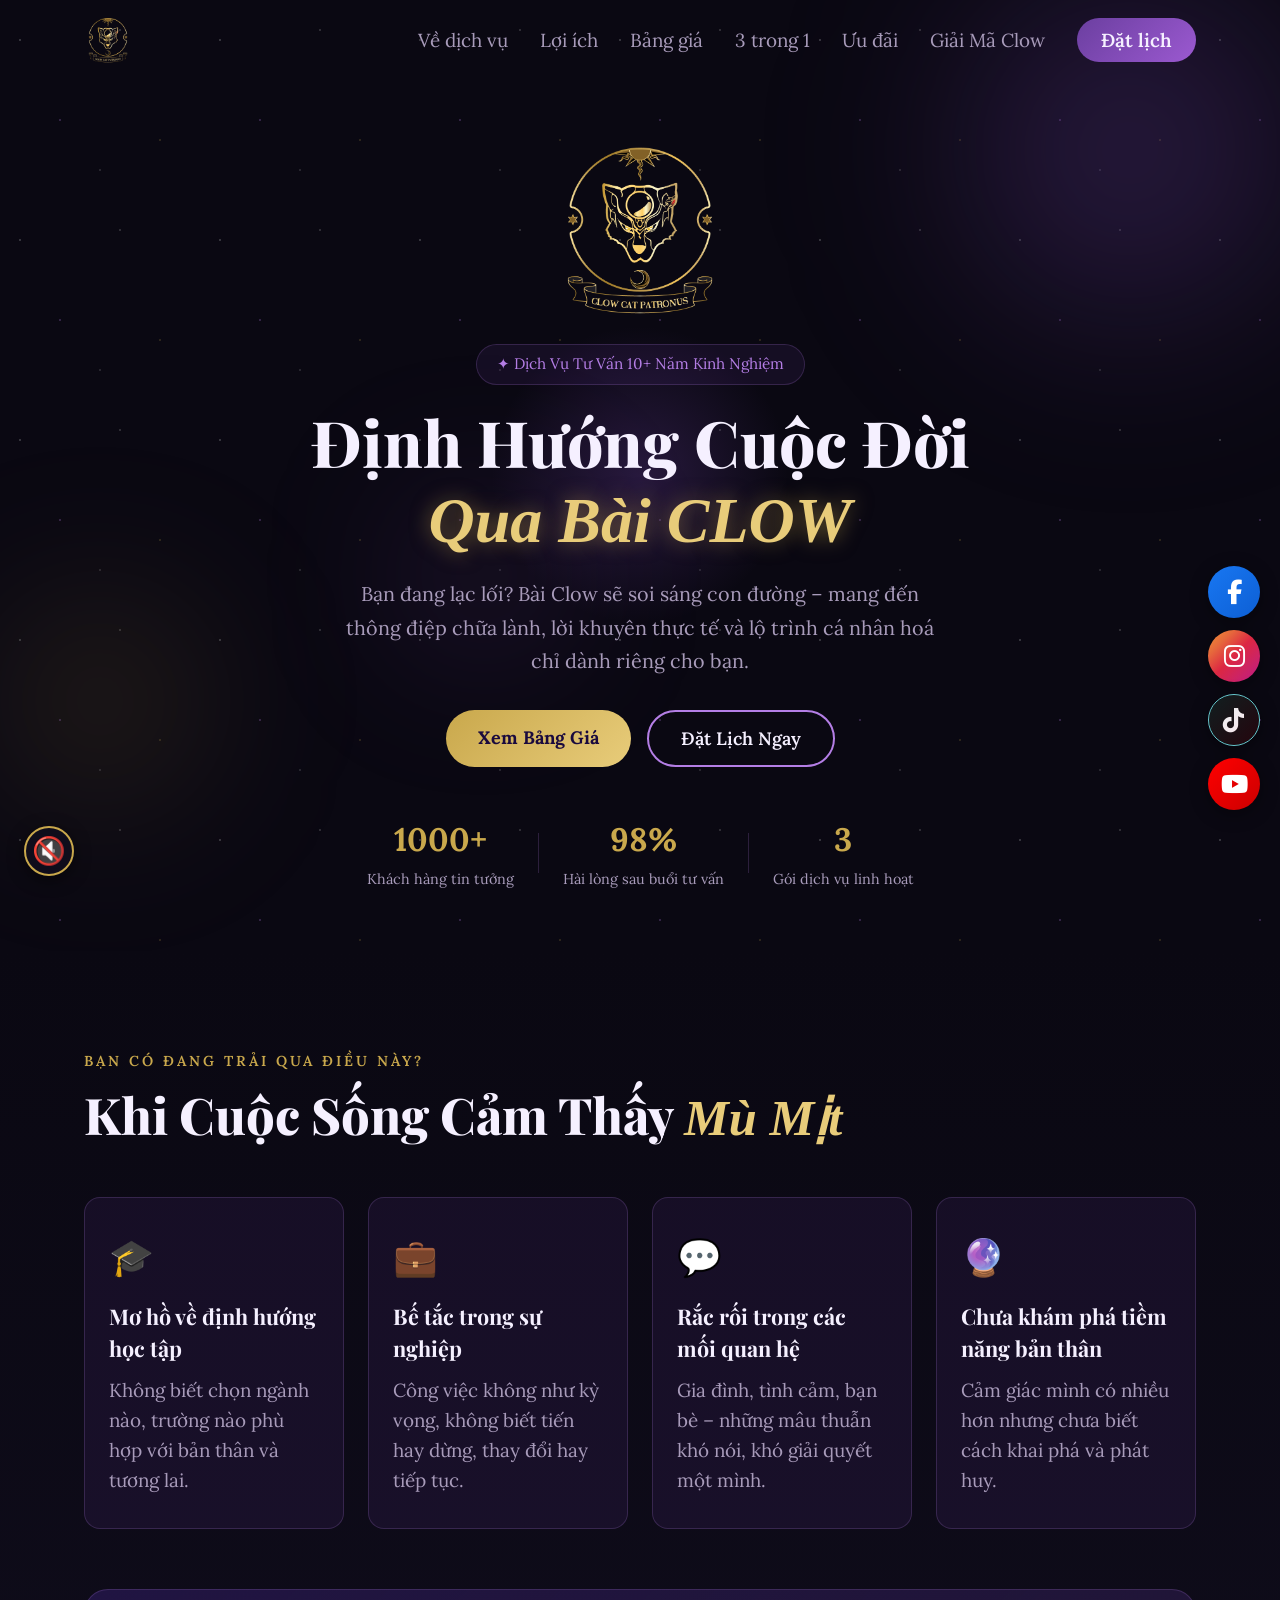
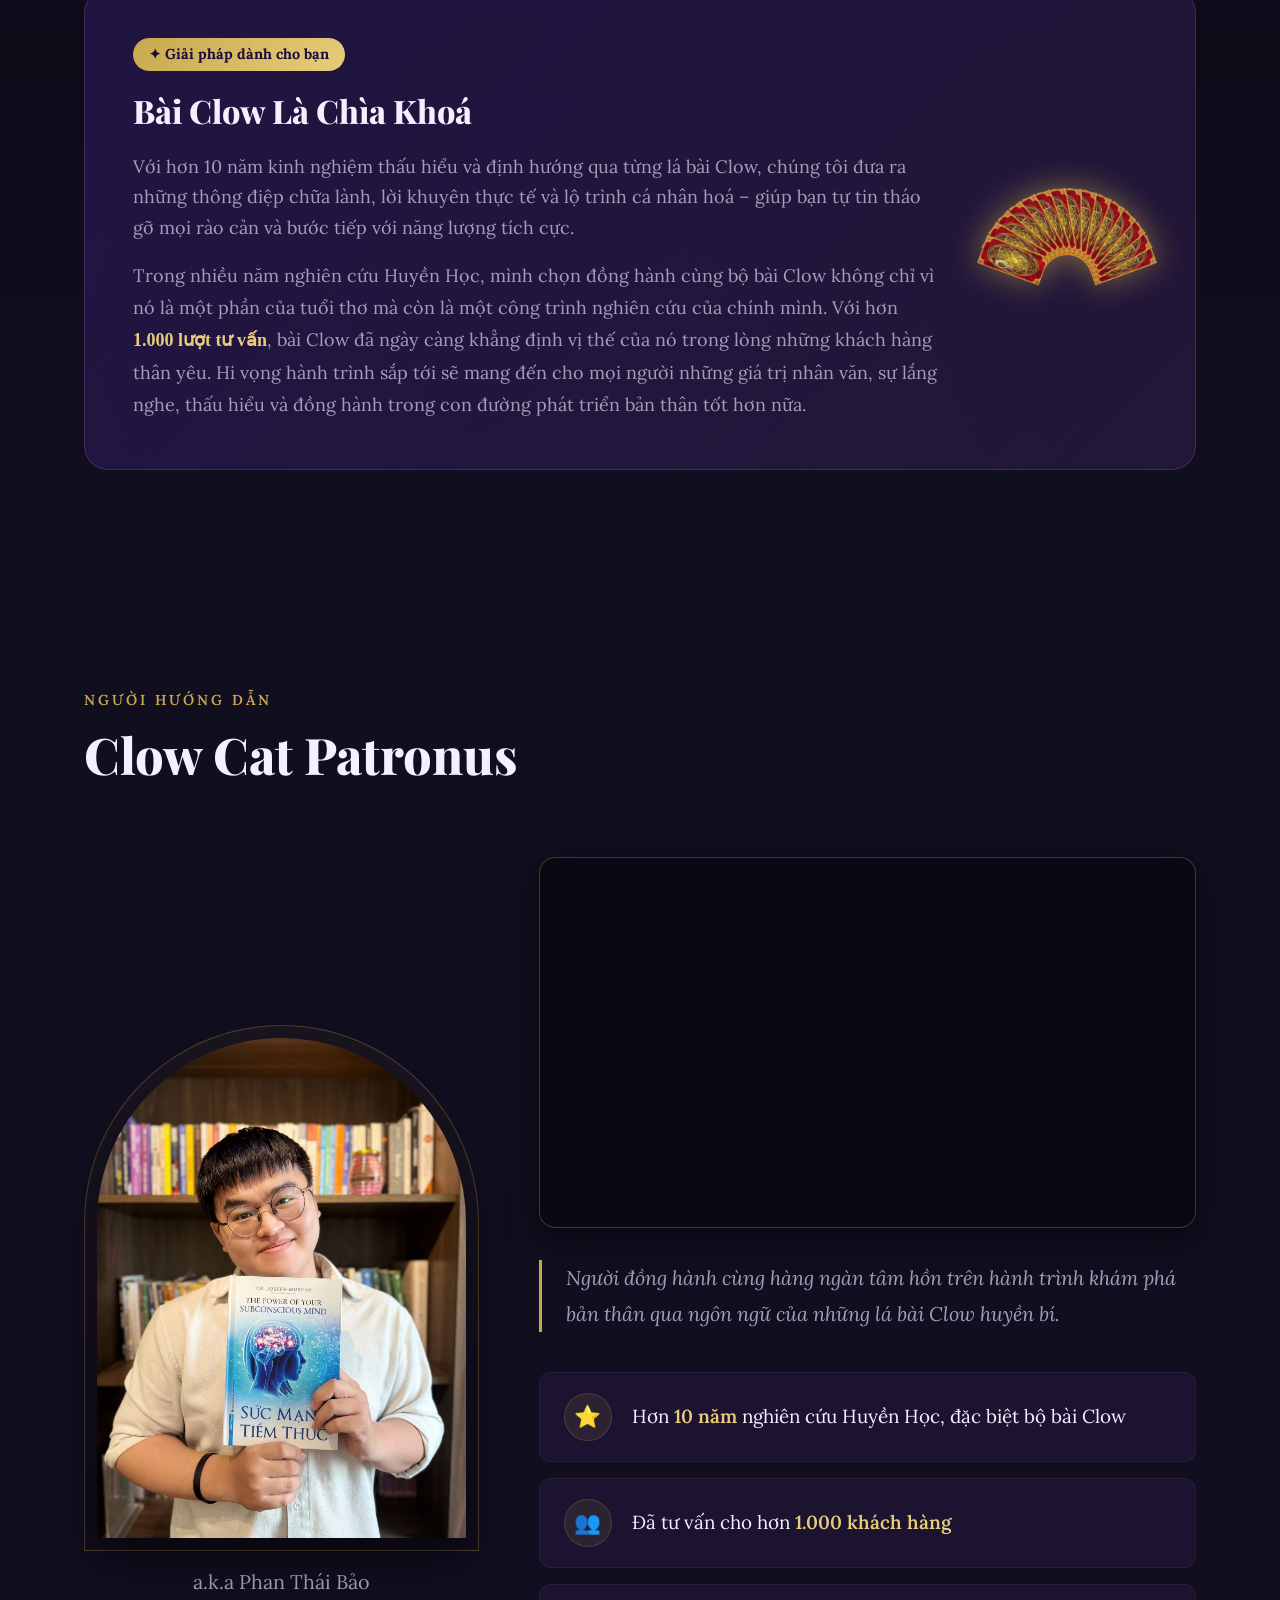
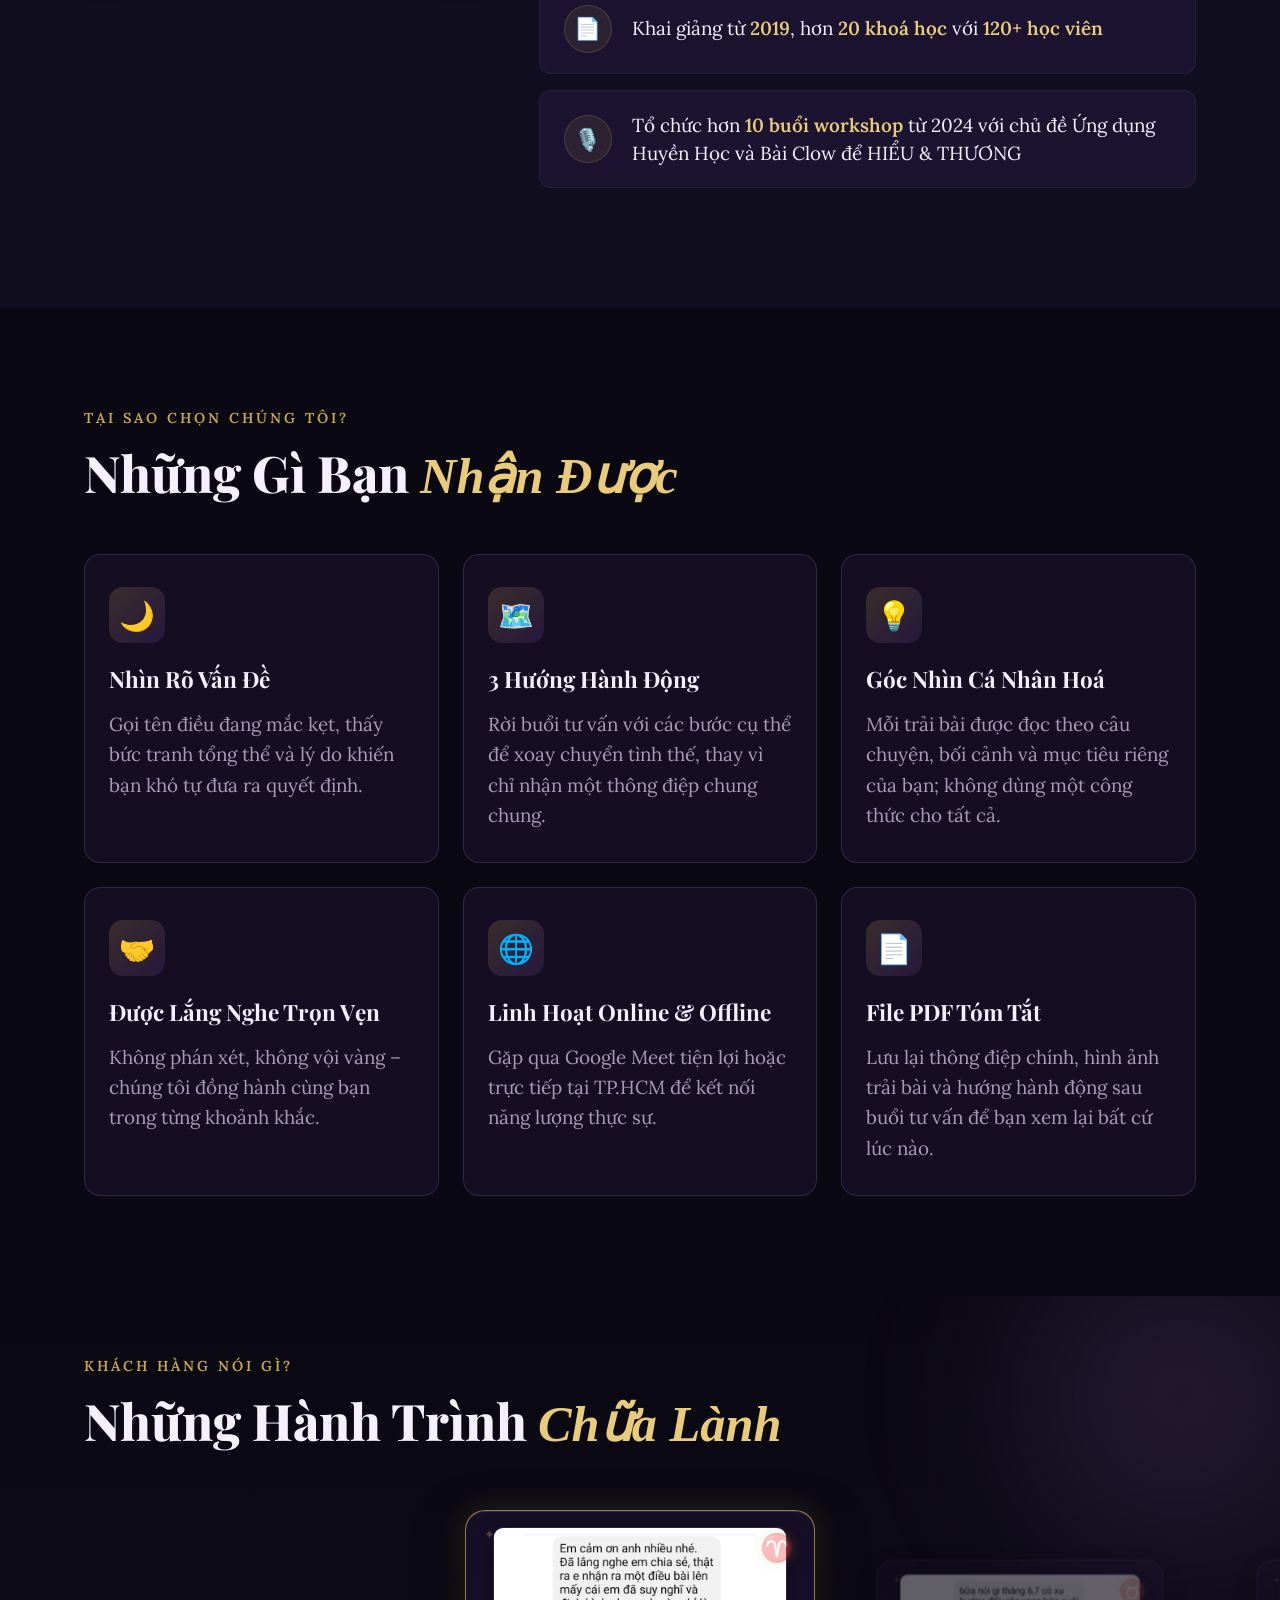
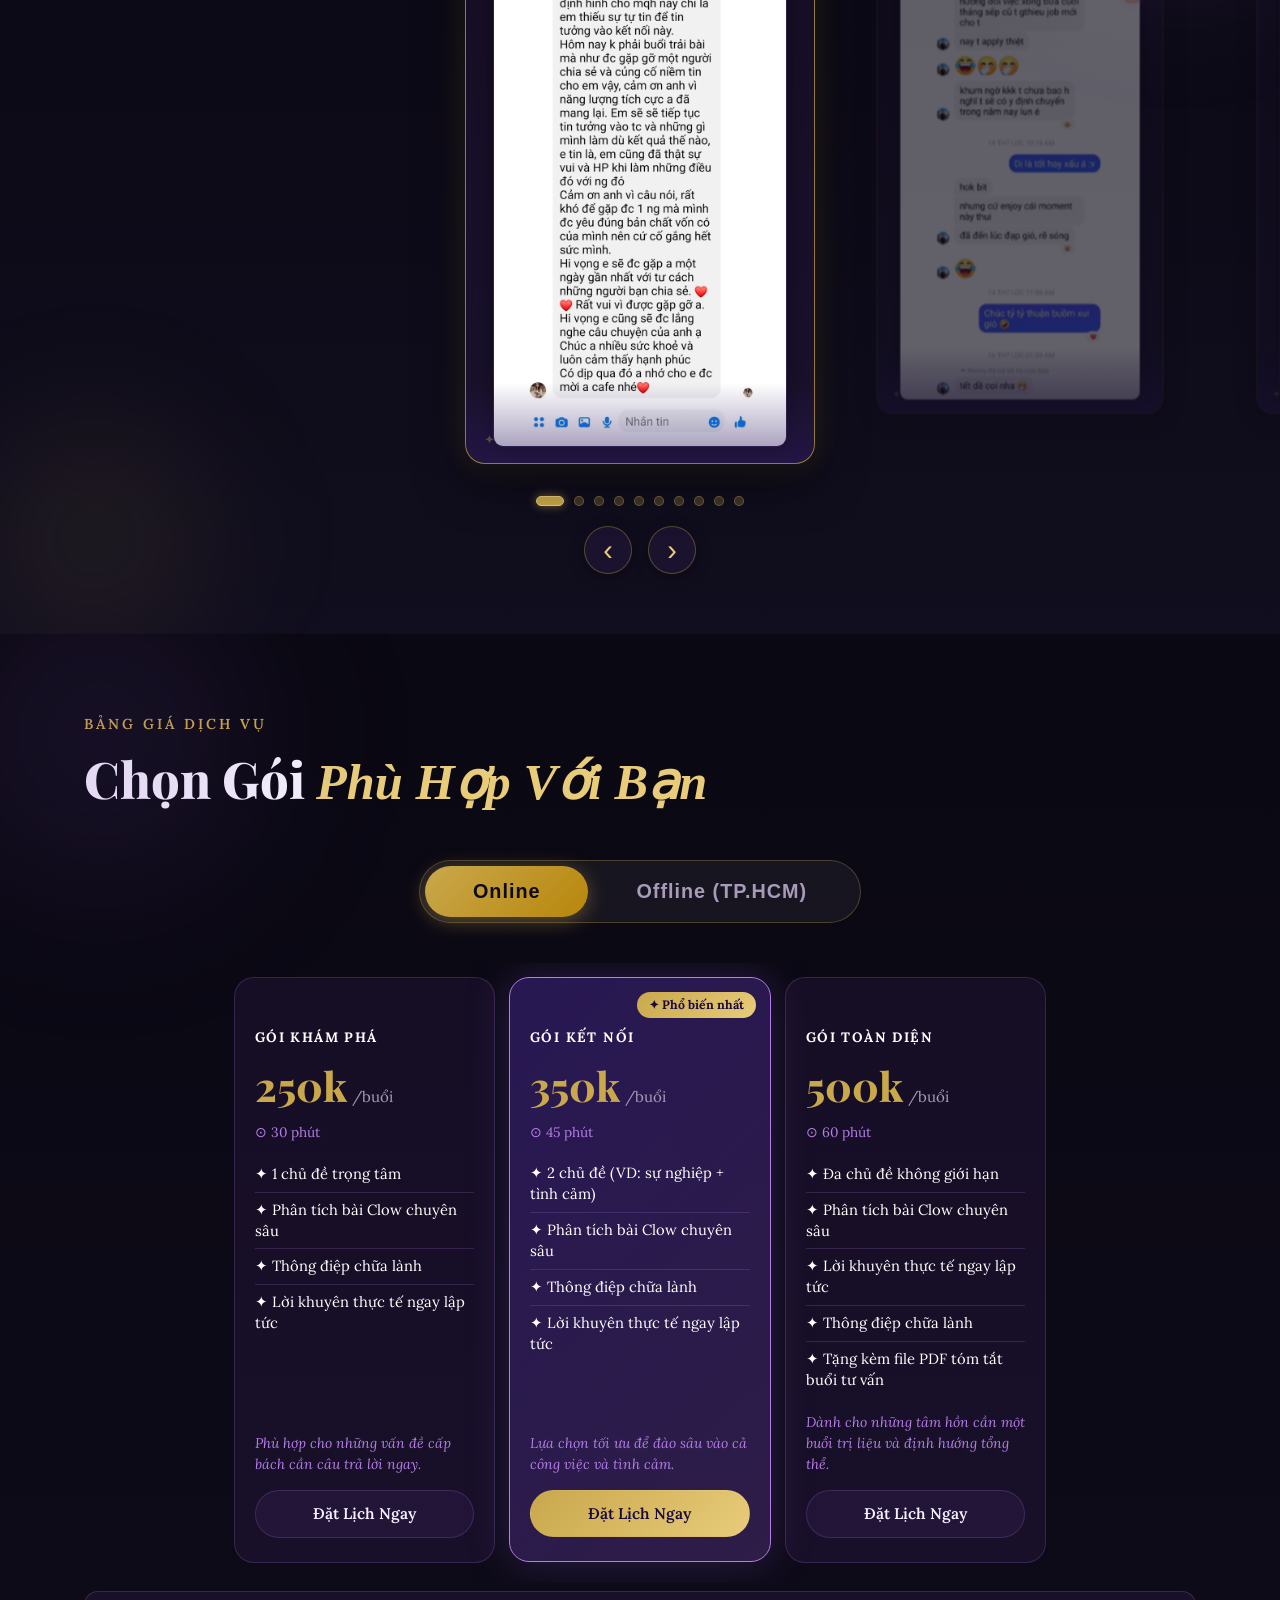
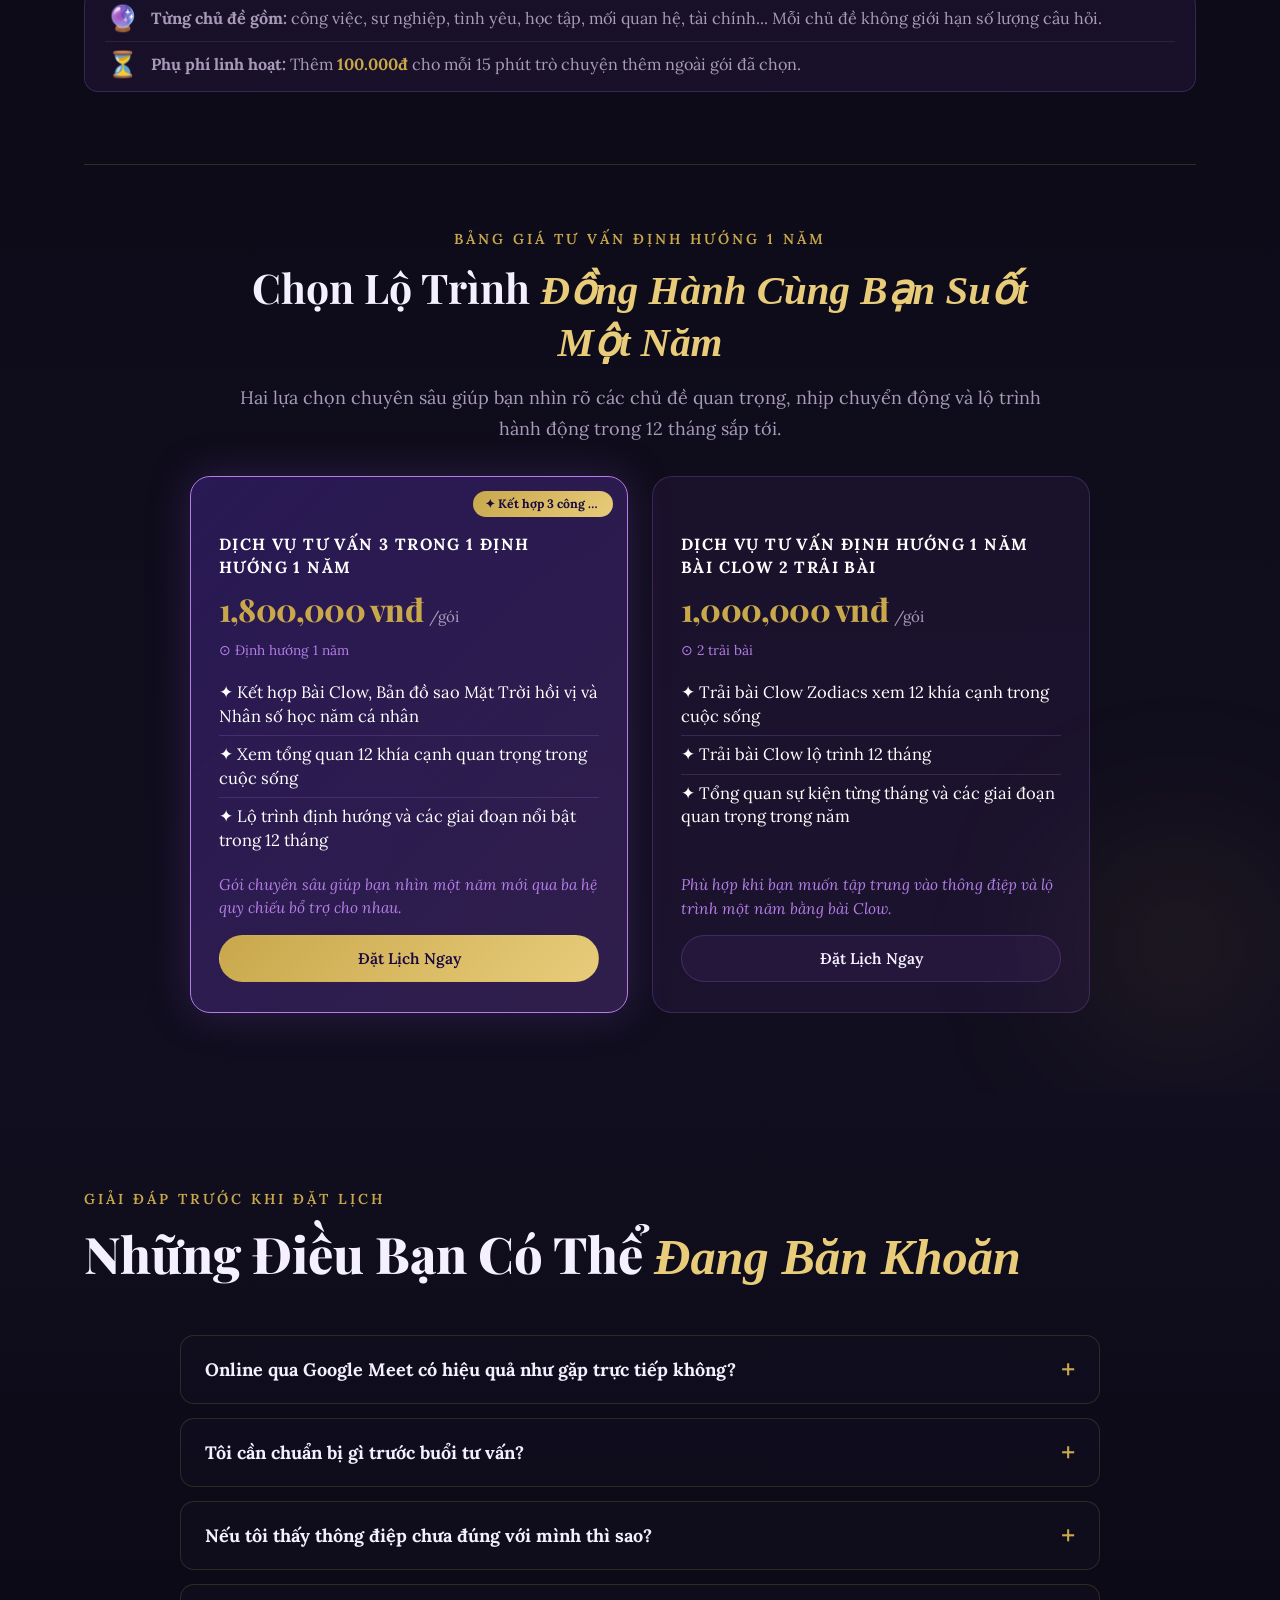
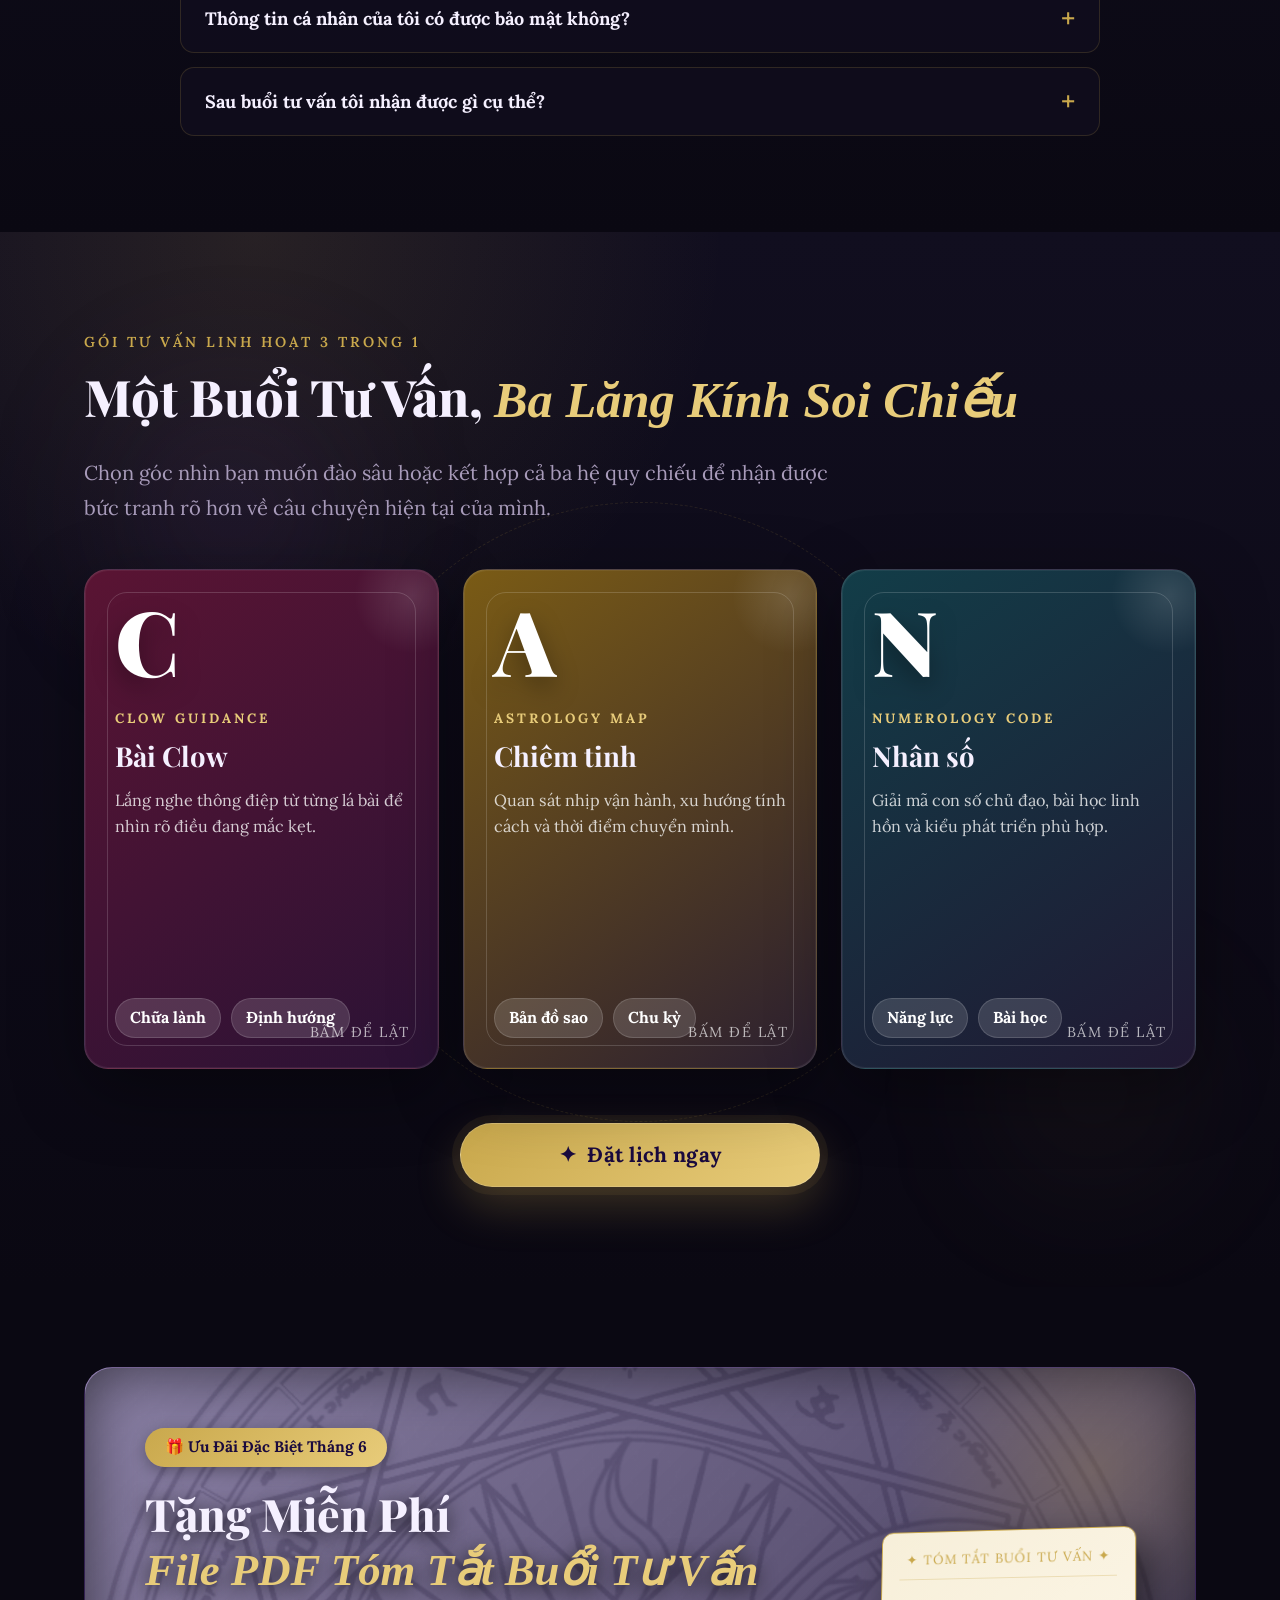
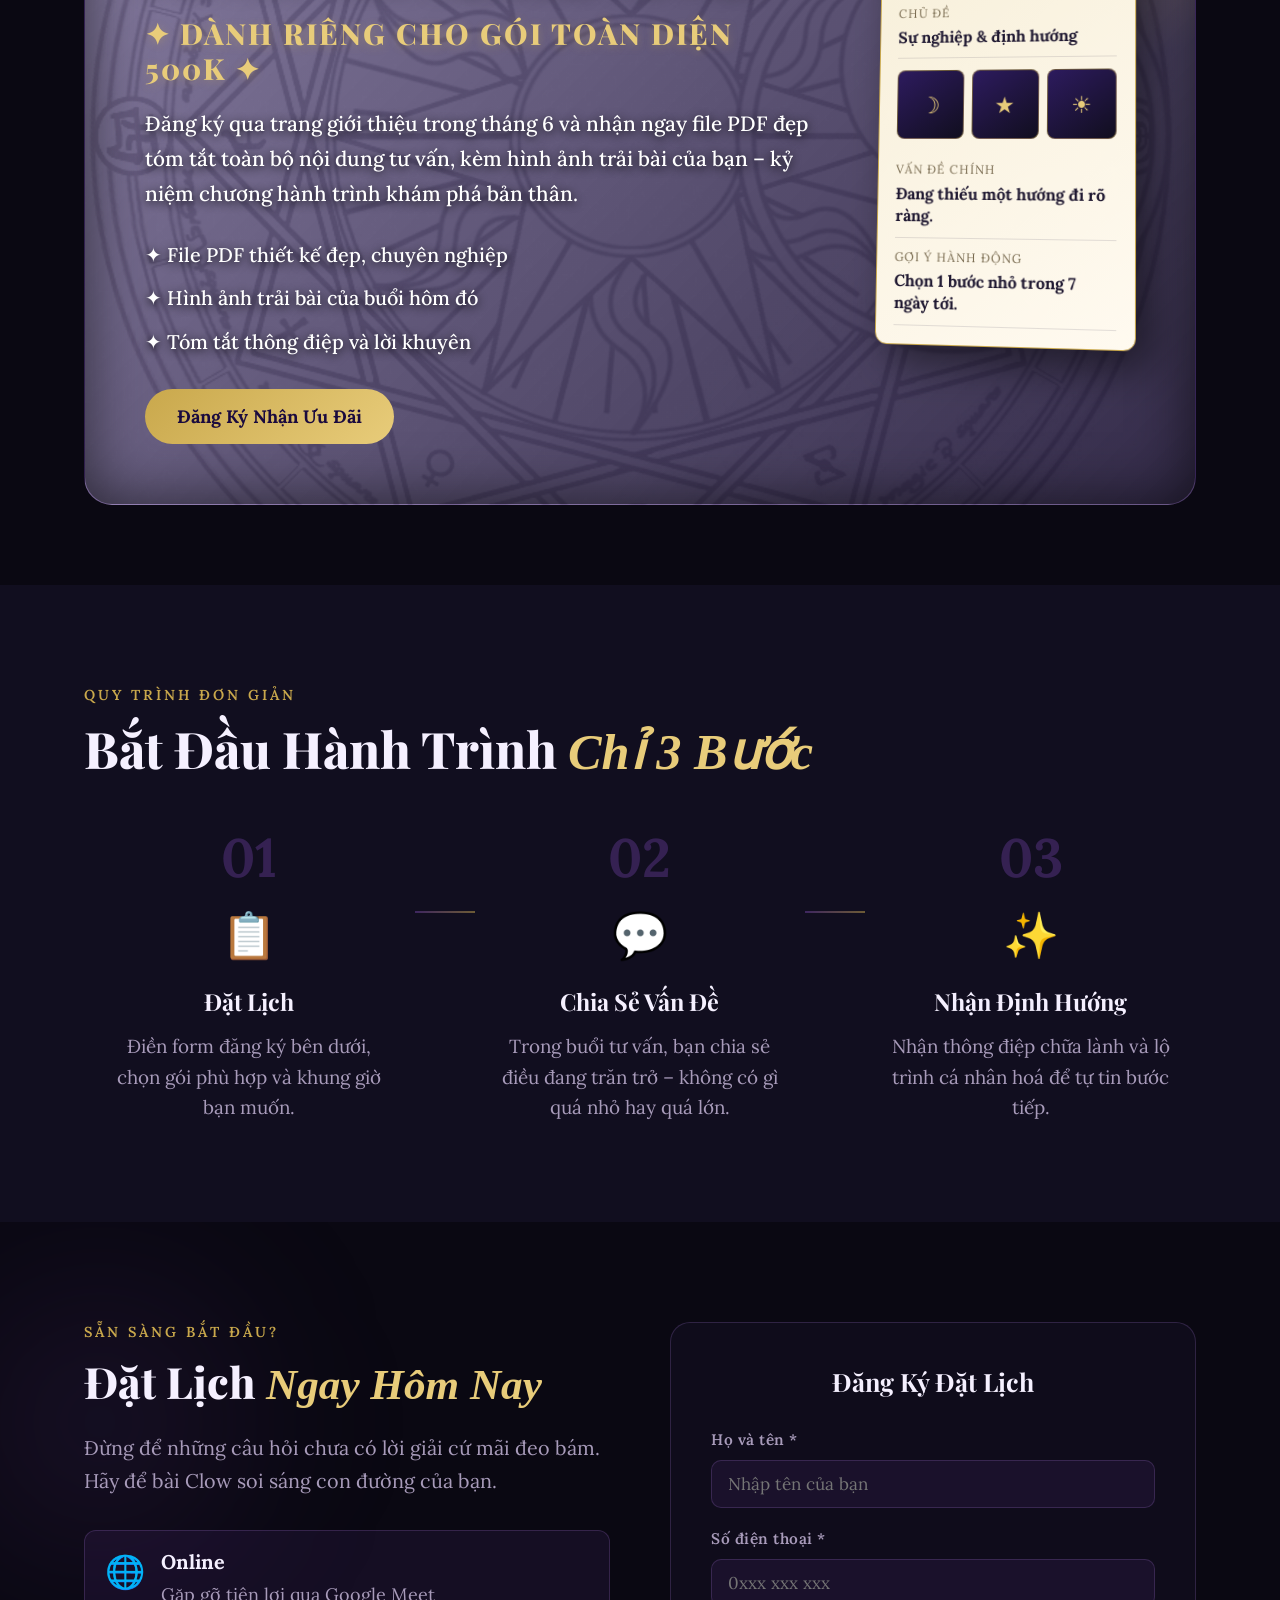
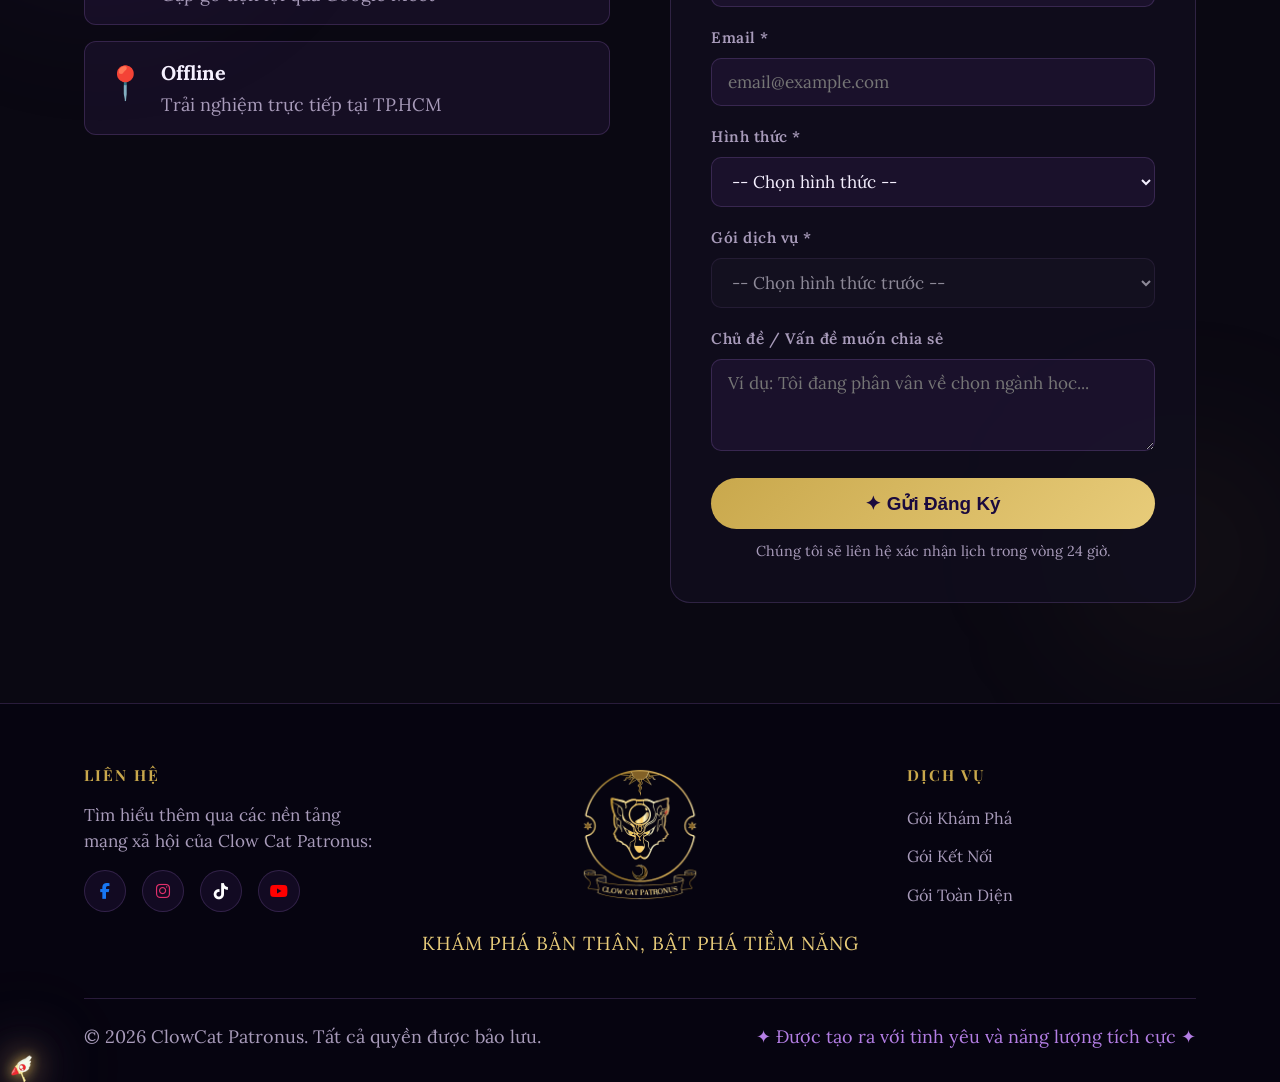
<file: index.html>
<!DOCTYPE html>
<html lang="vi">
<head>
  <meta charset="UTF-8" />
  <meta name="viewport" content="width=device-width, initial-scale=1.0" />
  <title>Dịch Vụ Định Hướng Bằng Bài Clow | Khám Phá Bản Thân</title>
  <meta name="description" content="Dịch vụ định hướng bằng bài Clow – Lắng nghe, thấu hiểu và đồng hành cùng bạn trong học tập, sự nghiệp và các mối quan hệ. Đặt lịch ngay hôm nay." />
  <link rel="preconnect" href="https://fonts.googleapis.com" />
  <link rel="preconnect" href="https://fonts.gstatic.com" crossorigin />
  <link rel="preconnect" href="https://script.google.com" />
  <link rel="dns-prefetch" href="https://script.google.com" />
  <link href="https://fonts.googleapis.com/css2?family=Lora:ital,wght@0,400;0,500;0,600;0,700;1,400;1,500;1,600;1,700&family=Playfair+Display:ital,wght@0,400;0,500;0,600;0,700;0,800;0,900;1,400;1,500;1,600;1,700;1,800;1,900&display=swap" rel="stylesheet" />
  <link rel="stylesheet" href="https://cdnjs.cloudflare.com/ajax/libs/font-awesome/6.5.1/css/all.min.css" />
  <link rel="stylesheet" href="./style.css?v=20260823-safari-compat" />
  <link rel="icon" type="image/png" href="hinh/favicon.png" />
  
  <!-- Open Graph / Facebook -->
  <meta property="og:type" content="website" />
  <meta property="og:url" content="https://coibai.clowcat.com.vn/" />
  <meta property="og:title" content="Dịch Vụ Định Hướng Bằng Bài Clow | Khám Phá Bản Thân" />
  <meta property="og:description" content="Dịch vụ định hướng bằng bài Clow – Lắng nghe, thấu hiểu và đồng hành cùng bạn trong học tập, sự nghiệp và các mối quan hệ. Đặt lịch ngay hôm nay." />
  <meta property="og:image" content="https://coibai.clowcat.com.vn/hinh/Landing_page_preview_image.jpeg" />

  <!-- Twitter -->
  <meta property="twitter:card" content="summary_large_image" />
  <meta property="twitter:url" content="https://coibai.clowcat.com.vn/" />
  <meta property="twitter:title" content="Dịch Vụ Định Hướng Bằng Bài Clow | Khám Phá Bản Thân" />
  <meta property="twitter:description" content="Dịch vụ định hướng bằng bài Clow – Lắng nghe, thấu hiểu và đồng hành cùng bạn trong học tập, sự nghiệp và các mối quan hệ. Đặt lịch ngay hôm nay." />
  <meta property="twitter:image" content="https://coibai.clowcat.com.vn/hinh/Landing_page_preview_image.jpeg" />
</head>
<body class="js-loading">

  <!-- NAV -->
  <nav class="navbar" id="navbar">
    <div class="nav-inner">
      <a href="#" class="logo">
        <picture>
          <source srcset="hinh/logo.webp" type="image/webp" />
          <img src="hinh/logo.png" alt="ClowCat Logo" class="nav-logo-img" decoding="async" fetchpriority="high" />
        </picture>
      </a>
      <ul class="nav-links">
        <li><a href="#about">Về dịch vụ</a></li>
        <li><a href="#benefits">Lợi ích</a></li>
        <li><a href="#pricing">Bảng giá</a></li>
        <li><a href="#flexible-3in1">3 trong 1</a></li>
        <li><a href="#offer">Ưu đãi</a></li>
        <li><a href="clow-blog.html">Giải Mã Clow</a></li>
        <li><a href="#contact" class="nav-cta">Đặt lịch</a></li>
      </ul>
    </div>
  </nav>

  <!-- HERO -->
  <section class="hero" id="hero">
    <div class="hero-bg">
      <div class="star-field"></div>
      <div class="orb orb1"></div>
      <div class="orb orb2"></div>
      <div class="orb orb3"></div>
    </div>
    <div class="hero-content">
      <picture>
        <source srcset="hinh/logo.webp" type="image/webp" />
        <img src="hinh/logo.png" alt="ClowCat" class="hero-logo-img" decoding="async" fetchpriority="high" />
      </picture>
      <div class="hero-badge">✦ Dịch Vụ Tư Vấn 10+ Năm Kinh Nghiệm</div>
      <h1 class="hero-title">Định Hướng Cuộc Đời<br /><em>Qua Bài CLOW</em></h1>
      <p class="hero-sub">Bạn đang lạc lối? Bài Clow sẽ soi sáng con đường – mang đến thông điệp chữa lành, lời khuyên thực tế và lộ trình cá nhân hoá chỉ dành riêng cho bạn.</p>
      <div class="hero-actions">
        <a href="#pricing" class="btn-primary" id="hero-cta-pricing">Xem Bảng Giá</a>
        <a href="#contact" class="btn-outline" id="hero-cta-book">Đặt Lịch Ngay</a>
      </div>
      <div class="hero-stats">
        <div class="stat"><span class="stat-num" data-target="1000" data-suffix="+">0</span><span class="stat-label">Khách hàng tin tưởng</span></div>
        <div class="stat-divider"></div>
        <div class="stat"><span class="stat-num" data-target="98" data-suffix="%">0</span><span class="stat-label">Hài lòng sau buổi tư vấn</span></div>
        <div class="stat-divider"></div>
        <div class="stat"><span class="stat-num" data-target="3" data-suffix="">0</span><span class="stat-label">Gói dịch vụ linh hoạt</span></div>
      </div>
    </div>
    <div class="hero-visual">
      <div class="hero-center-glow"></div>
    </div>
  </section>

  <!-- SECTIONS WRAPPER: JS sắp xếp thứ tự bằng CSS order -->
  <div id="sections-wrapper">

  <!-- ABOUT / PROBLEM -->
  <section class="about" id="about" data-section-key="about">
    <div class="container">
      <div class="section-label">Bạn có đang trải qua điều này?</div>
      <h2 class="section-title">Khi Cuộc Sống Cảm Thấy <span style="white-space: nowrap;"><em>Mù Mịt</em></span></h2>
      <div class="pain-grid">
        <div class="pain-card" id="pain-1">
          <div class="pain-icon">🎓</div>
          <h3>Mơ hồ về định hướng học tập</h3>
          <p>Không biết chọn ngành nào, trường nào phù hợp với bản thân và tương lai.</p>
        </div>
        <div class="pain-card" id="pain-2">
          <div class="pain-icon">💼</div>
          <h3>Bế tắc trong sự nghiệp</h3>
          <p>Công việc không như kỳ vọng, không biết tiến hay dừng, thay đổi hay tiếp tục.</p>
        </div>
        <div class="pain-card" id="pain-3">
          <div class="pain-icon">💬</div>
          <h3>Rắc rối trong các mối quan hệ</h3>
          <p>Gia đình, tình cảm, bạn bè – những mâu thuẫn khó nói, khó giải quyết một mình.</p>
        </div>
        <div class="pain-card" id="pain-4">
          <div class="pain-icon">🔮</div>
          <h3>Chưa khám phá tiềm năng bản thân</h3>
          <p>Cảm giác mình có nhiều hơn nhưng chưa biết cách khai phá và phát huy.</p>
        </div>
      </div>
      <div class="solution-banner">
        <div class="solution-text">
          <div class="sol-badge">✦ Giải pháp dành cho bạn</div>
          <h3>Bài Clow Là Chìa Khoá</h3>
          <p>Với hơn 10 năm kinh nghiệm thấu hiểu và định hướng qua từng lá bài Clow, chúng tôi đưa ra những thông điệp chữa lành, lời khuyên thực tế và lộ trình cá nhân hoá – giúp bạn tự tin tháo gỡ mọi rào cản và bước tiếp với năng lượng tích cực.</p>
          <p style="margin-top: 16px; color: var(--text-muted); line-height: 1.8;">Trong nhiều năm nghiên cứu Huyền Học, mình chọn đồng hành cùng bộ bài Clow không chỉ vì nó là một phần của tuổi thơ mà còn là một công trình nghiên cứu của chính mình. Với hơn <em style="color: var(--gold-light); font-style: normal; font-weight: 700;">1.000 lượt tư vấn</em>, bài Clow đã ngày càng khẳng định vị thế của nó trong lòng những khách hàng thân yêu. Hi vọng hành trình sắp tới sẽ mang đến cho mọi người những giá trị nhân văn, sự lắng nghe, thấu hiểu và đồng hành trong con đường phát triển bản thân tốt hơn nữa.</p>
        </div>
        <div class="solution-visual">
          <div class="magic-circle">
            <div class="magic-center">
              <picture>
                <source srcset="hinh/baiclow.webp" type="image/webp" />
                <img src="hinh/baiclow.png" alt="Bài Clow" class="magic-center-logo" loading="lazy" decoding="async" />
              </picture>
            </div>
          </div>
        </div>
      </div>
    </div>
  </section>

  <!-- GUIDE -->
  <section class="guide" id="guide" data-section-key="guide">
    <div class="container">
      <div class="guide-header">
        <div class="section-label guide-label">NGƯỜI HƯỚNG DẪN</div>
        <h2 class="section-title guide-title">Clow Cat Patronus</h2>
      </div>
      <div class="guide-grid">
        <div class="guide-visual">
          <div class="guide-arch">
            <img src="hinh/mentor_bao.webp" alt="Người hướng dẫn" class="guide-image" loading="lazy" decoding="async" />
          </div>
          <div class="guide-subtitle" style="text-align: center; margin-top: 16px;">a.k.a Phan Thái Bảo</div>
        </div>
        <div class="guide-content">
          <div class="guide-video-wrapper">
            <iframe class="guide-video-iframe" src="https://www.youtube.com/embed/7KYlOuSyGPQ" title="YouTube video player" frameborder="0" allow="accelerometer; autoplay; clipboard-write; encrypted-media; gyroscope; picture-in-picture; web-share" referrerpolicy="strict-origin-when-cross-origin" allowfullscreen></iframe>
          </div>
          
          <p class="guide-quote">Người đồng hành cùng hàng ngàn tâm hồn trên hành trình khám phá bản thân qua ngôn ngữ của những lá bài Clow huyền bí.</p>
          
          <div class="guide-list">
            <div class="guide-item" id="guide-feat-1">
              <div class="feat-icon-wrap"><span class="feat-icon">⭐</span></div>
              <div class="feat-text">Hơn&nbsp;<b>10 năm</b> nghiên cứu Huyền Học, đặc biệt bộ bài Clow</div>
            </div>
            <div class="guide-item" id="guide-feat-2">
              <div class="feat-icon-wrap"><span class="feat-icon">👥</span></div>
              <div class="feat-text">Đã tư vấn cho hơn&nbsp;<b>1.000 khách hàng</b></div>
            </div>
            <div class="guide-item" id="guide-feat-3">
              <div class="feat-icon-wrap"><span class="feat-icon">📄</span></div>
              <div class="feat-text">Khai giảng từ&nbsp;<b>2019</b>, hơn&nbsp;<b>20 khoá học</b> với&nbsp;<b>120+ học viên</b></div>
            </div>
            <div class="guide-item" id="guide-feat-4">
              <div class="feat-icon-wrap"><span class="feat-icon">🎙️</span></div>
              <div class="feat-text">Tổ chức hơn&nbsp;<b>10 buổi workshop</b> từ 2024 với chủ đề Ứng dụng Huyền Học và Bài Clow để HIỂU & THƯƠNG</div>
            </div>
          </div>
        </div>
      </div>
    </div>
  </section>

  <!-- BENEFITS -->
  <section class="benefits" id="benefits" data-section-key="benefits">
    <div class="container">
      <div class="section-label">Tại sao chọn chúng tôi?</div>
      <h2 class="section-title">Những Gì Bạn <em>Nhận Được</em></h2>
      <div class="benefits-grid">
        <div class="benefit-item" id="benefit-1">
          <div class="benefit-icon-wrap"><span class="benefit-icon">🌙</span></div>
          <h3>Nhìn Rõ Vấn Đề</h3>
          <p>Gọi tên điều đang mắc kẹt, thấy bức tranh tổng thể và lý do khiến bạn khó tự đưa ra quyết định.</p>
        </div>
        <div class="benefit-item" id="benefit-2">
          <div class="benefit-icon-wrap"><span class="benefit-icon">🗺️</span></div>
          <h3>3 Hướng Hành Động</h3>
          <p>Rời buổi tư vấn với các bước cụ thể để xoay chuyển tình thế, thay vì chỉ nhận một thông điệp chung chung.</p>
        </div>
        <div class="benefit-item" id="benefit-3">
          <div class="benefit-icon-wrap"><span class="benefit-icon">💡</span></div>
          <h3>Góc Nhìn Cá Nhân Hoá</h3>
          <p>Mỗi trải bài được đọc theo câu chuyện, bối cảnh và mục tiêu riêng của bạn; không dùng một công thức cho tất cả.</p>
        </div>
        <div class="benefit-item" id="benefit-4">
          <div class="benefit-icon-wrap"><span class="benefit-icon">🤝</span></div>
          <h3>Được Lắng Nghe Trọn Vẹn</h3>
          <p>Không phán xét, không vội vàng – chúng tôi đồng hành cùng bạn trong từng khoảnh khắc.</p>
        </div>
        <div class="benefit-item" id="benefit-5">
          <div class="benefit-icon-wrap"><span class="benefit-icon">🌐</span></div>
          <h3>Linh Hoạt Online & Offline</h3>
          <p>Gặp qua Google Meet tiện lợi hoặc trực tiếp tại TP.HCM để kết nối năng lượng thực sự.</p>
        </div>
        <div class="benefit-item" id="benefit-6">
          <div class="benefit-icon-wrap"><span class="benefit-icon">📄</span></div>
          <h3>File PDF Tóm Tắt</h3>
          <p>Lưu lại thông điệp chính, hình ảnh trải bài và hướng hành động sau buổi tư vấn để bạn xem lại bất cứ lúc nào.</p>
        </div>
      </div>
    </div>
  </section>

  <!-- TESTIMONIALS -->
  <section class="testimonials" id="testimonials" data-section-key="testimonials">
    <div class="testimonials-bg">
      <div class="orb orb-t1"></div>
      <div class="orb orb-t2"></div>
    </div>
    <div class="container">
      <div class="section-label">Khách hàng nói gì?</div>
      <h2 class="section-title">Những Hành Trình <em>Chữa Lành</em></h2>

      <div class="testimonials-slider-wrap" id="testimonials-slider-wrap">
        <div class="testimonials-track" id="testimonials-track">

          <div class="testimonial-card" id="test-1">
            <div class="test-card-inner">
              <div class="test-star-icon">♈</div>
              <picture><source srcset="hinh/feedback1.webp" type="image/webp" /><img src="hinh/feedback1.png" alt="Feedback khách hàng 1" class="test-img" loading="lazy" decoding="async" /></picture>
              <div class="test-card-glow"></div>
            </div>
          </div>

          <div class="testimonial-card" id="test-2">
            <div class="test-card-inner">
              <div class="test-star-icon">♉</div>
              <picture><source srcset="hinh/feedback2.webp" type="image/webp" /><img src="hinh/feedback2.png" alt="Feedback khách hàng 2" class="test-img" loading="lazy" decoding="async" /></picture>
              <div class="test-card-glow"></div>
            </div>
          </div>

          <div class="testimonial-card" id="test-3">
            <div class="test-card-inner">
              <div class="test-star-icon">♊</div>
              <picture><source srcset="hinh/feedback3.webp" type="image/webp" /><img src="hinh/feedback3.png" alt="Feedback khách hàng 3" class="test-img" loading="lazy" decoding="async" /></picture>
              <div class="test-card-glow"></div>
            </div>
          </div>

          <div class="testimonial-card" id="test-4">
            <div class="test-card-inner">
              <div class="test-star-icon">♋</div>
              <picture><source srcset="hinh/feedback4.webp" type="image/webp" /><img src="hinh/feedback4.png" alt="Feedback khách hàng 4" class="test-img" loading="lazy" decoding="async" /></picture>
              <div class="test-card-glow"></div>
            </div>
          </div>

          <div class="testimonial-card" id="test-5">
            <div class="test-card-inner">
              <div class="test-star-icon">♌</div>
              <picture><source srcset="hinh/feedback5.webp" type="image/webp" /><img src="hinh/feedback5.png" alt="Feedback khách hàng 5" class="test-img" loading="lazy" decoding="async" /></picture>
              <div class="test-card-glow"></div>
            </div>
          </div>

          <div class="testimonial-card" id="test-6">
            <div class="test-card-inner">
              <div class="test-star-icon">♍</div>
              <picture><source srcset="hinh/feedback6.webp" type="image/webp" /><img src="hinh/feedback6.png" alt="Feedback khách hàng 6" class="test-img" loading="lazy" decoding="async" /></picture>
              <div class="test-card-glow"></div>
            </div>
          </div>

          <div class="testimonial-card" id="test-7">
            <div class="test-card-inner">
              <div class="test-star-icon">♎</div>
              <picture><source srcset="hinh/feedback7.webp" type="image/webp" /><img src="hinh/feedback7.png" alt="Feedback khách hàng 7" class="test-img" loading="lazy" decoding="async" /></picture>
              <div class="test-card-glow"></div>
            </div>
          </div>

          <div class="testimonial-card" id="test-8">
            <div class="test-card-inner">
              <div class="test-star-icon">♏</div>
              <picture><source srcset="hinh/feedback8.webp" type="image/webp" /><img src="hinh/feedback8.png" alt="Feedback khách hàng 8" class="test-img" loading="lazy" decoding="async" /></picture>
              <div class="test-card-glow"></div>
            </div>
          </div>

          <div class="testimonial-card" id="test-9">
            <div class="test-card-inner">
              <div class="test-star-icon">♐</div>
              <picture><source srcset="hinh/feedback9.webp" type="image/webp" /><img src="hinh/feedback9.png" alt="Feedback khách hàng 9" class="test-img" loading="lazy" decoding="async" /></picture>
              <div class="test-card-glow"></div>
            </div>
          </div>

          <div class="testimonial-card" id="test-10">
            <div class="test-card-inner">
              <div class="test-star-icon">♑</div>
              <picture><source srcset="hinh/feedback10.webp" type="image/webp" /><img src="hinh/feedback10.png" alt="Feedback khách hàng 10" class="test-img" loading="lazy" decoding="async" /></picture>
              <div class="test-card-glow"></div>
            </div>
          </div>

        </div>
      </div>

      <!-- Navigation dots -->
      <div class="test-dots" id="test-dots" role="tablist" aria-label="Feedback navigation">
        <button class="test-dot active" id="test-dot-0" data-testimonial-index="0" aria-label="Feedback 1"></button>
        <button class="test-dot" id="test-dot-1" data-testimonial-index="1" aria-label="Feedback 2"></button>
        <button class="test-dot" id="test-dot-2" data-testimonial-index="2" aria-label="Feedback 3"></button>
        <button class="test-dot" id="test-dot-3" data-testimonial-index="3" aria-label="Feedback 4"></button>
        <button class="test-dot" id="test-dot-4" data-testimonial-index="4" aria-label="Feedback 5"></button>
        <button class="test-dot" id="test-dot-5" data-testimonial-index="5" aria-label="Feedback 6"></button>
        <button class="test-dot" id="test-dot-6" data-testimonial-index="6" aria-label="Feedback 7"></button>
        <button class="test-dot" id="test-dot-7" data-testimonial-index="7" aria-label="Feedback 8"></button>
        <button class="test-dot" id="test-dot-8" data-testimonial-index="8" aria-label="Feedback 9"></button>
        <button class="test-dot" id="test-dot-9" data-testimonial-index="9" aria-label="Feedback 10"></button>
      </div>

      <!-- Prev / Next arrows -->
      <div class="test-arrows">
        <button class="test-arrow" id="test-prev" aria-label="Trước">‹</button>
        <button class="test-arrow" id="test-next" aria-label="Tiếp">›</button>
      </div>
    </div>
  </section>

  <!-- PRICING -->
  <section class="pricing" id="pricing" data-section-key="pricing">
    <div class="pricing-bg">
      <div class="orb orb-p1"></div>
      <div class="orb orb-p2"></div>
    </div>
    <div class="container">
      <div class="section-label">Bảng giá dịch vụ</div>
      <h2 class="section-title">Chọn Gói <em>Phù Hợp Với Bạn</em></h2>
      
      <div class="pricing-mode-toggle">
        <button class="toggle-btn active" id="btn-online" data-pricing-mode="online">Online</button>
        <button class="toggle-btn" id="btn-offline" data-pricing-mode="offline">Offline (TP.HCM)</button>
      </div>

      <!-- Slider: cards có IDs khớp với Google Sheets selectors -->
      <div class="pricing-slider-wrap" id="pricing-slider-wrap">
        <div class="pricing-track" id="pricing-track">

          <!-- ONLINE CARDS (hiện mặc định) -->
          <div class="price-card pricing-online-card" id="price-kham-pha">
            <div class="price-card-header">
              <div class="price-tier">Gói Khám Phá</div>
              <div class="price-tag">
                <span class="price-amount">250k</span>
                <span class="price-unit">/buổi</span>
              </div>
              <div class="price-time">⊙ 30 phút</div>
            </div>
            <ul class="price-features">
              <li>✦ 1 chủ đề trọng tâm</li>
              <li>✦ Phân tích bài Clow chuyên sâu</li>
              <li>✦ Thông điệp chữa lành</li>
              <li>✦ Lời khuyên thực tế ngay lập tức</li>
            </ul>
            <div class="price-note">Phù hợp cho những vấn đề cấp bách cần câu trả lời ngay.</div>
            <a href="#contact" class="btn-price" data-booking-package="kham-pha" data-booking-mode="online">Đặt Lịch Ngay</a>
          </div>

          <div class="price-card price-featured pricing-online-card" id="price-ket-noi">
            <div class="price-popular">✦ Phổ biến nhất</div>
            <div class="price-card-header">
              <div class="price-tier">Gói Kết Nối</div>
              <div class="price-tag">
                <span class="price-amount">350k</span>
                <span class="price-unit">/buổi</span>
              </div>
              <div class="price-time">⊙ 45 phút</div>
            </div>
            <ul class="price-features">
              <li>✦ 2 chủ đề (VD: sự nghiệp + tình cảm)</li>
              <li>✦ Phân tích bài Clow chuyên sâu</li>
              <li>✦ Thông điệp chữa lành</li>
              <li>✦ Lời khuyên thực tế ngay lập tức</li>
            </ul>
            <div class="price-note">Lựa chọn tối ưu để đào sâu vào cả công việc và tình cảm.</div>
            <a href="#contact" class="btn-price btn-price-featured" data-booking-package="ket-noi" data-booking-mode="online">Đặt Lịch Ngay</a>
          </div>

          <div class="price-card pricing-online-card" id="price-toan-dien">
            <div class="price-card-header">
              <div class="price-tier">Gói Toàn Diện</div>
              <div class="price-tag">
                <span class="price-amount">500k</span>
                <span class="price-unit">/buổi</span>
              </div>
              <div class="price-time">⊙ 60 phút</div>
            </div>
            <ul class="price-features">
              <li>✦ Đa chủ đề không giới hạn</li>
              <li>✦ Phân tích bài Clow chuyên sâu</li>
              <li>✦ Lời khuyên thực tế ngay lập tức</li>
              <li>✦ Thông điệp chữa lành</li>
              <li>✦ Tặng kèm file PDF tóm tắt buổi tư vấn</li>
            </ul>
            <div class="price-note">Dành cho những tâm hồn cần một buổi trị liệu và định hướng tổng thể.</div>
            <a href="#contact" class="btn-price" data-booking-package="toan-dien" data-booking-mode="online">Đặt Lịch Ngay</a>
          </div>

          <!-- OFFLINE CARDS (ẩn mặc định, loadLandingContent() cập nhật giá) -->
          <div class="price-card pricing-offline-card" id="price-kham-pha-off" style="display:none">
            <div class="price-card-header">
              <div class="price-tier">Gói Khám Phá</div>
              <div class="price-tag">
                <span class="price-amount">300k</span>
                <span class="price-unit">/buổi</span>
              </div>
              <div class="price-time">⊙ 30 phút</div>
            </div>
            <ul class="price-features">
              <li>✦ 1 chủ đề trọng tâm</li>
              <li>✦ Phân tích bài Clow chuyên sâu</li>
              <li>✦ Thông điệp chữa lành</li>
              <li>✦ Lời khuyên thực tế ngay lập tức</li>
            </ul>
            <div class="price-note">Phù hợp cho những vấn đề cấp bách cần câu trả lời ngay.</div>
            <a href="#contact" class="btn-price" data-booking-package="kham-pha" data-booking-mode="offline">Đặt Lịch Ngay</a>
          </div>

          <div class="price-card price-featured pricing-offline-card" id="price-ket-noi-off" style="display:none">
            <div class="price-popular">✦ Phổ biến nhất</div>
            <div class="price-card-header">
              <div class="price-tier">Gói Kết Nối</div>
              <div class="price-tag">
                <span class="price-amount">400k</span>
                <span class="price-unit">/buổi</span>
              </div>
              <div class="price-time">⊙ 45 phút</div>
            </div>
            <ul class="price-features">
              <li>✦ 2 chủ đề (VD: sự nghiệp + tình cảm)</li>
              <li>✦ Phân tích bài Clow chuyên sâu</li>
              <li>✦ Thông điệp chữa lành</li>
              <li>✦ Lời khuyên thực tế ngay lập tức</li>
            </ul>
            <div class="price-note">Lựa chọn tối ưu để đào sâu vào cả công việc và tình cảm.</div>
            <a href="#contact" class="btn-price btn-price-featured" data-booking-package="ket-noi" data-booking-mode="offline">Đặt Lịch Ngay</a>
          </div>

          <div class="price-card pricing-offline-card" id="price-toan-dien-off" style="display:none">
            <div class="price-card-header">
              <div class="price-tier">Gói Toàn Diện</div>
              <div class="price-tag">
                <span class="price-amount">550k</span>
                <span class="price-unit">/buổi</span>
              </div>
              <div class="price-time">⊙ 60 phút</div>
            </div>
            <ul class="price-features">
              <li>✦ Đa chủ đề không giới hạn</li>
              <li>✦ Phân tích bài Clow chuyên sâu</li>
              <li>✦ Lời khuyên thực tế ngay lập tức</li>
              <li>✦ Thông điệp chữa lành</li>
              <li>✦ Tặng kèm file PDF tóm tắt buổi tư vấn</li>
            </ul>
            <div class="price-note">Dành cho những tâm hồn cần một buổi trị liệu và định hướng tổng thể.</div>
            <a href="#contact" class="btn-price" data-booking-package="toan-dien" data-booking-mode="offline">Đặt Lịch Ngay</a>
          </div>

        </div>
        <button class="pricing-arrow pricing-arrow--prev" id="pricing-prev" aria-label="Gói trước">
          <i class="fa-solid fa-chevron-left"></i>
        </button>
        <button class="pricing-arrow pricing-arrow--next" id="pricing-next" aria-label="Gói tiếp">
          <i class="fa-solid fa-chevron-right"></i>
        </button>
      </div>
      <div class="pricing-dots" id="pricing-dots"></div>

      <div class="extra-fee pricing-extra-fee">
        <div class="pricing-extra-row">
          <div class="extra-icon">🔮</div>
          <div class="extra-text">
            <strong>Từng chủ đề gồm:</strong> công việc, sự nghiệp, tình yêu, học tập, mối quan hệ, tài chính... Mỗi chủ đề không giới hạn số lượng câu hỏi.
          </div>
        </div>
        <div class="pricing-extra-divider"></div>
        <div class="pricing-extra-row">
          <div class="extra-icon">⏳</div>
          <div class="extra-text">
            <strong>Phụ phí linh hoạt:</strong> Thêm <span class="gold">100.000đ</span> cho mỗi 15 phút trò chuyện thêm ngoài gói đã chọn.
          </div>
        </div>
      </div>

      <div class="annual-pricing" id="annual-pricing">
        <div class="annual-pricing-heading">
          <div class="section-label">Bảng giá tư vấn định hướng 1 năm</div>
          <h3 class="annual-pricing-title">Chọn Lộ Trình <em>Đồng Hành Cùng Bạn Suốt Một Năm</em></h3>
          <p class="annual-pricing-intro">Hai lựa chọn chuyên sâu giúp bạn nhìn rõ các chủ đề quan trọng, nhịp chuyển động và lộ trình hành động trong 12 tháng sắp tới.</p>
        </div>
        <div class="annual-pricing-grid" id="annual-pricing-grid">
          <article class="price-card annual-price-card price-featured">
            <div class="price-popular">✦ Kết hợp 3 công cụ</div>
            <div class="price-card-header">
              <div class="price-tier">Dịch vụ tư vấn 3 trong 1 định hướng 1 năm</div>
              <div class="price-tag">
                <span class="price-amount">1,800,000 vnđ</span>
                <span class="price-unit">/gói</span>
              </div>
              <div class="price-time">⊙ Định hướng 1 năm</div>
            </div>
            <ul class="price-features">
              <li>✦ Kết hợp Bài Clow, Bản đồ sao Mặt Trời hồi vị và Nhân số học năm cá nhân</li>
              <li>✦ Xem tổng quan 12 khía cạnh quan trọng trong cuộc sống</li>
              <li>✦ Lộ trình định hướng và các giai đoạn nổi bật trong 12 tháng</li>
            </ul>
            <div class="price-note">Gói chuyên sâu giúp bạn nhìn một năm mới qua ba hệ quy chiếu bổ trợ cho nhau.</div>
            <a href="#contact" class="btn-price btn-price-featured" data-booking-package="dinh-huong-1-nam-3-cong-cu" data-booking-mode="online">Đặt Lịch Ngay</a>
          </article>

          <article class="price-card annual-price-card">
            <div class="price-card-header">
              <div class="price-tier">Dịch vụ tư vấn định hướng 1 năm bài Clow 2 trải bài</div>
              <div class="price-tag">
                <span class="price-amount">1,000,000 vnđ</span>
                <span class="price-unit">/gói</span>
              </div>
              <div class="price-time">⊙ 2 trải bài</div>
            </div>
            <ul class="price-features">
              <li>✦ Trải bài Clow Zodiacs xem 12 khía cạnh trong cuộc sống</li>
              <li>✦ Trải bài Clow lộ trình 12 tháng</li>
              <li>✦ Tổng quan sự kiện từng tháng và các giai đoạn quan trọng trong năm</li>
            </ul>
            <div class="price-note">Phù hợp khi bạn muốn tập trung vào thông điệp và lộ trình một năm bằng bài Clow.</div>
            <a href="#contact" class="btn-price" data-booking-package="dinh-huong-1-nam-clow-2-trai" data-booking-mode="online">Đặt Lịch Ngay</a>
          </article>
        </div>
      </div>
    </div>
  </section>

  <!-- FAQ -->
  <section class="faq" id="faq" data-section-key="faq">
    <div class="container">
      <div class="section-label">Giải đáp trước khi đặt lịch</div>
      <h2 class="section-title">Những Điều Bạn Có Thể <em>Đang Băn Khoăn</em></h2>
      <div class="faq-list">
        <details class="faq-item" id="faq-item-1">
          <summary id="faq-1-question">Online qua Google Meet có hiệu quả như gặp trực tiếp không?</summary>
          <p id="faq-1-answer">Có. Với bài Clow, điều quan trọng là câu hỏi, năng lượng hiện tại và cách lắng nghe câu chuyện của bạn. Buổi online vẫn giữ đủ thời lượng tư vấn, hình ảnh trải bài và phần tóm tắt sau buổi.</p>
        </details>
        <details class="faq-item" id="faq-item-2">
          <summary id="faq-2-question">Tôi cần chuẩn bị gì trước buổi tư vấn?</summary>
          <p id="faq-2-answer">Bạn chỉ cần chuẩn bị 1-3 vấn đề đang thật sự muốn làm rõ. Nếu chưa biết hỏi thế nào, chúng tôi sẽ giúp bạn gỡ câu hỏi trong vài phút đầu buổi.</p>
        </details>
        <details class="faq-item" id="faq-item-3">
          <summary id="faq-3-question">Nếu tôi thấy thông điệp chưa đúng với mình thì sao?</summary>
          <p id="faq-3-answer">Buổi tư vấn là cuộc đối thoại hai chiều. Bạn có thể phản hồi ngay trong lúc đọc bài để chúng tôi đào sâu thêm, làm rõ bối cảnh và điều chỉnh góc nhìn cho sát câu chuyện của bạn.</p>
        </details>
        <details class="faq-item" id="faq-item-4">
          <summary id="faq-4-question">Thông tin cá nhân của tôi có được bảo mật không?</summary>
          <p id="faq-4-answer">Có. Nội dung chia sẻ trong buổi tư vấn được giữ riêng tư. Nếu dùng lại làm ví dụ hoặc feedback, mọi thông tin nhận diện cá nhân sẽ được che hoặc xin phép trước.</p>
        </details>
        <details class="faq-item" id="faq-item-5">
          <summary id="faq-5-question">Sau buổi tư vấn tôi nhận được gì cụ thể?</summary>
          <p id="faq-5-answer">Bạn nhận được phần định hướng trong buổi tư vấn, các bước hành động phù hợp với vấn đề đang hỏi, và với gói có PDF, bạn có thêm bản tóm tắt để xem lại sau.</p>
        </details>
        <details class="faq-item" id="faq-item-6">
          <summary id="faq-6-question"></summary>
          <p id="faq-6-answer"></p>
        </details>
        <details class="faq-item" id="faq-item-7">
          <summary id="faq-7-question"></summary>
          <p id="faq-7-answer"></p>
        </details>
        <details class="faq-item" id="faq-item-8">
          <summary id="faq-8-question"></summary>
          <p id="faq-8-answer"></p>
        </details>
      </div>
    </div>
  </section>

  <!-- FLEXIBLE 3-IN-1 -->
  <section class="flexible-3in1" id="flexible-3in1" data-section-key="flexible-3in1">
    <div class="flexible-bg">
      <div class="flex-orbit"></div>
      <div class="orb flex-orb-1"></div>
      <div class="orb flex-orb-2"></div>
    </div>
    <div class="container">
      <div class="section-label">Gói tư vấn linh hoạt 3 trong 1</div>
      <h2 class="section-title">Một Buổi Tư Vấn, <br class="mobile-break"> <em><span style="white-space: nowrap;">Ba Lăng Kính Soi Chiếu</span></em></h2>
      <p class="flexible-intro">Chọn góc nhìn bạn muốn đào sâu hoặc kết hợp cả ba hệ quy chiếu để nhận được bức tranh rõ hơn về câu chuyện hiện tại của mình.</p>

      <div class="flex-card-grid" aria-label="Các hướng tư vấn 3 trong 1">
        <article class="flex-card flex-card-clow" id="flex-card-clow" tabindex="0" role="button" aria-pressed="false">
          <div class="flex-card-inner">
            <div class="flex-card-face flex-card-front">
              <div class="flex-card-mark">C</div>
              <div class="flex-eyebrow">Clow Guidance</div>
              <h3>Bài Clow</h3>
              <p class="front-copy">Lắng nghe thông điệp từ từng lá bài để nhìn rõ điều đang mắc kẹt.</p>
              <div class="front-tags">
                <span>Chữa lành</span>
                <span>Định hướng</span>
              </div>
              <span class="flip-hint">Bấm để lật</span>
            </div>
            <div class="flex-card-face flex-card-back">
              <div class="back-label">Mặt sau</div>
              <h3 class="back-title">Thông điệp và lộ trình hành động</h3>
              <div class="flex-card-back-scroll">
                <p class="back-copy">Bài Clow giúp bạn gọi tên năng lượng hiện tại, nhận diện rào cản cảm xúc và chọn bước đi gần nhất phù hợp với hoàn cảnh thật.</p>
                <ul class="back-list">
                  <li>Phân tích chủ đề trọng tâm</li>
                  <li>Gợi ý hành động dễ áp dụng</li>
                  <li>Thông điệp chữa lành cá nhân</li>
                </ul>
              </div>
            </div>
          </div>
        </article>

        <article class="flex-card flex-card-astro" id="flex-card-astro" tabindex="0" role="button" aria-pressed="false">
          <div class="flex-card-inner">
            <div class="flex-card-face flex-card-front">
              <div class="flex-card-mark">A</div>
              <div class="flex-eyebrow">Astrology Map</div>
              <h3>Chiêm tinh</h3>
              <p class="front-copy">Quan sát nhịp vận hành, xu hướng tính cách và thời điểm chuyển mình.</p>
              <div class="front-tags">
                <span>Bản đồ sao</span>
                <span>Chu kỳ</span>
              </div>
              <span class="flip-hint">Bấm để lật</span>
            </div>
            <div class="flex-card-face flex-card-back">
              <div class="back-label">Mặt sau</div>
              <h3 class="back-title">Hiểu nhịp vận hành cá nhân</h3>
              <div class="flex-card-back-scroll">
                <p class="back-copy">Chiêm tinh bổ sung góc nhìn về khí chất, cách phản ứng, nhu cầu cảm xúc và những giai đoạn nên tiến, nên lùi hoặc nên chuẩn bị kỹ hơn.</p>
                <ul class="back-list">
                  <li>Nhận diện thế mạnh tự nhiên</li>
                  <li>Đọc xu hướng giai đoạn hiện tại</li>
                  <li>Gợi ý cách ra quyết định hài hòa</li>
                </ul>
              </div>
            </div>
          </div>
        </article>

        <article class="flex-card flex-card-num" id="flex-card-num" tabindex="0" role="button" aria-pressed="false">
          <div class="flex-card-inner">
            <div class="flex-card-face flex-card-front">
              <div class="flex-card-mark">N</div>
              <div class="flex-eyebrow">Numerology Code</div>
              <h3>Nhân số</h3>
              <p class="front-copy">Giải mã con số chủ đạo, bài học linh hồn và kiểu phát triển phù hợp.</p>
              <div class="front-tags">
                <span>Năng lực</span>
                <span>Bài học</span>
              </div>
              <span class="flip-hint">Bấm để lật</span>
            </div>
            <div class="flex-card-face flex-card-back">
              <div class="back-label">Mặt sau</div>
              <h3 class="back-title">Giải mã bản thiết kế nội tại</h3>
              <div class="flex-card-back-scroll">
                <p class="back-copy">Nhân số giúp bạn hiểu nhịp phát triển, động lực sâu bên trong và những bài học lặp lại trong học tập, công việc, tình cảm hoặc tài chính.</p>
                <ul class="back-list">
                  <li>Đọc con số chủ đạo và năm cá nhân</li>
                  <li>Nhận diện mẫu hành vi lặp lại</li>
                  <li>Chọn hướng phát triển bền vững</li>
                </ul>
              </div>
            </div>
          </div>
        </article>
      </div>

      <div class="flexible-cta">
        <a href="#contact" class="btn-primary" id="flexible-cta">Đặt lịch ngay</a>
      </div>
    </div>
  </section>

  <!-- SPECIAL OFFER -->
  <section class="offer" id="offer" data-section-key="offer">
    <div class="container">
      <div class="offer-card">
        <div class="offer-glow"></div>
        <div class="offer-content">
          <div class="offer-badge">🎁 Ưu Đãi Đặc Biệt Tháng 6</div>
          <h2 class="offer-title">
            Tặng Miễn Phí<br /> <em>File PDF Tóm Tắt Buổi Tư Vấn</em>
            <div id="offer-subtitle" style="font-size: 0.65em; color: var(--gold-light); margin-top: 18px; letter-spacing: 2px; text-transform: uppercase; font-weight: 800; font-family: 'Playfair Display', serif; text-shadow: 0 2px 10px rgba(201,168,76,0.3);">
              ✦ Dành Riêng Cho Gói Toàn Diện 500k ✦
            </div>
          </h2>
          <p class="offer-desc">Đăng ký qua trang giới thiệu trong tháng 6 và nhận ngay file PDF đẹp tóm tắt toàn bộ nội dung tư vấn, kèm hình ảnh trải bài của bạn – kỷ niệm chương hành trình khám phá bản thân.</p>
          <div class="offer-features">
            <div class="of-item" id="offer-feature-1">✦ File PDF thiết kế đẹp, chuyên nghiệp</div>
            <div class="of-item" id="offer-feature-2">✦ Hình ảnh trải bài của buổi hôm đó</div>
            <div class="of-item" id="offer-feature-3">✦ Tóm tắt thông điệp và lời khuyên</div>
          </div>
          <a href="#contact" class="btn-primary" id="offer-cta">Đăng Ký Nhận Ưu Đãi</a>
        </div>
        <div class="offer-visual">
          <div class="pdf-preview">
            <div class="pdf-page">
              <div class="pdf-header" id="offer-preview-title">✦ TÓM TẮT BUỔI TƯ VẤN ✦</div>
              <div class="pdf-mini-meta">
                <span id="offer-preview-topic-label">Chủ đề</span>
                <strong id="offer-preview-topic">Sự nghiệp & định hướng</strong>
              </div>
              <div class="pdf-spread">
                <div class="pdf-card-symbol">☽</div>
                <div class="pdf-card-symbol">★</div>
                <div class="pdf-card-symbol">☀</div>
              </div>
              <div class="pdf-summary-row">
                <span id="offer-preview-problem-label">Vấn đề chính</span>
                <b id="offer-preview-problem">Đang thiếu một hướng đi rõ ràng.</b>
              </div>
              <div class="pdf-summary-row">
                <span id="offer-preview-action-label">Gợi ý hành động</span>
                <b id="offer-preview-action">Chọn 1 bước nhỏ trong 7 ngày tới.</b>
              </div>
            </div>
          </div>
        </div>
      </div>
    </div>
  </section>

  <!-- HOW IT WORKS -->
  <section class="process" id="process" data-section-key="process">
    <div class="container">
      <div class="section-label">Quy trình đơn giản</div>
      <h2 class="section-title">Bắt Đầu Hành Trình <em><span style="white-space: nowrap;">Chỉ 3 Bước</span></em></h2>
      <div class="steps">
        <div class="step" id="step-1">
          <div class="step-num">01</div>
          <div class="step-icon">📋</div>
          <h3>Đặt Lịch</h3>
          <p>Điền form đăng ký bên dưới, chọn gói phù hợp và khung giờ bạn muốn.</p>
        </div>
        <div class="step-connector"></div>
        <div class="step" id="step-2">
          <div class="step-num">02</div>
          <div class="step-icon">💬</div>
          <h3>Chia Sẻ Vấn Đề</h3>
          <p>Trong buổi tư vấn, bạn chia sẻ điều đang trăn trở – không có gì quá nhỏ hay quá lớn.</p>
        </div>
        <div class="step-connector"></div>
        <div class="step" id="step-3">
          <div class="step-num">03</div>
          <div class="step-icon">✨</div>
          <h3>Nhận Định Hướng</h3>
          <p>Nhận thông điệp chữa lành và lộ trình cá nhân hoá để tự tin bước tiếp.</p>
        </div>
      </div>
    </div>
  </section>



  <!-- CONTACT FORM -->
  <section class="contact" id="contact" data-section-key="contact">
    <div class="contact-bg">
      <div class="orb orb-c1"></div>
      <div class="orb orb-c2"></div>
    </div>
    <div class="container">
      <div class="contact-wrap">
        <div class="contact-info">
          <div class="section-label">Sẵn sàng bắt đầu?</div>
          <h2 class="section-title">Đặt Lịch <em>Ngay Hôm Nay</em></h2>
          <p>Đừng để những câu hỏi chưa có lời giải cứ mãi đeo bám. Hãy để bài Clow soi sáng con đường của bạn.</p>
            <div class="contact-methods">
              <div class="contact-method" id="contact-google-meet">
                <span class="cm-icon">🌐</span>
                <div>
                  <strong>Online</strong>
                  <p>Gặp gỡ tiện lợi qua Google Meet</p>
                </div>
              </div>
              <div class="contact-method" id="contact-offline">
                <span class="cm-icon">📍</span>
                <div>
                  <strong>Offline</strong>
                  <p>Trải nghiệm trực tiếp tại TP.HCM</p>
                </div>
              </div>
            </div>
          </div>
        <form class="contact-form" id="booking-form">
          <h3>Đăng Ký Đặt Lịch</h3>
          <div class="form-group">
            <label for="name">Họ và tên *</label>
            <input type="text" id="name" name="name" placeholder="Nhập tên của bạn" required />
          </div>
          <div class="form-group">
            <label for="phone">Số điện thoại *</label>
            <input type="tel" id="phone" name="phone" placeholder="0xxx xxx xxx" required />
          </div>
          <div class="form-group">
            <label for="email">Email *</label>
            <input type="email" id="email" name="email" placeholder="email@example.com" autocomplete="email" required />
          </div>
          <div class="form-group">
            <label for="format">Hình thức *</label>
            <select id="format" name="format" required>
              <option value="">-- Chọn hình thức --</option>
              <optgroup label="Online">
                <option id="format-online" value="Online (Google Meet)">Online (Google Meet)</option>
              </optgroup>
              <optgroup label="Offline">
                <option id="format-offline-1" value="Offline - The Comma Coffee số 21 Hoa Mai, Q. Phú Nhuận">Offline - The Comma Coffee số 21 Hoa Mai, Q. Phú Nhuận</option>
                <option id="format-offline-2" value="Offline - Barxiu Coffee lầu 1 chung cư số 143 Nguyễn Trãi, Q1">Offline - Barxiu Coffee lầu 1 chung cư số 143 Nguyễn Trãi, Q1</option>
                <option id="format-offline-3" value="Offline - Le'Monet Art Cafe 29 đường R, KĐT Lakeview City, Q2">Offline - Le'Monet Art Cafe 29 đường R, KĐT Lakeview City, Q2</option>
              </optgroup>
            </select>
          </div>
          <div class="form-group">
            <label for="package">Gói dịch vụ *</label>
            <select id="package" name="package" required disabled aria-describedby="package-booking-note">
              <option value="">-- Chọn hình thức trước --</option>
              <optgroup label="Online">
                <option id="pkg-online-discovery" data-package-code="kham-pha" data-package-amount="250000" value="Gói Khám Phá – 250k / 30 phút">Gói Khám Phá – 250k / 30 phút</option>
                <option id="pkg-online-connect" data-package-code="ket-noi" data-package-amount="350000" value="Gói Kết Nối – 350k / 45 phút">Gói Kết Nối – 350k / 45 phút</option>
                <option id="pkg-online-full" data-package-code="toan-dien" data-package-amount="500000" value="Gói Toàn Diện – 500k / 60 phút">Gói Toàn Diện – 500k / 60 phút</option>
              </optgroup>
              <optgroup label="Online · Định hướng 1 năm">
                <option data-package-code="dinh-huong-1-nam-3-cong-cu" data-package-amount="1800000" data-booking-note="Bạn vui lòng điền thêm dưới phần mô tả &quot;Họ &amp; Tên - Ngày - Tháng - Năm - GIỜ - Nơi sinh&quot; (dương lịch) chính xác để mình lập Bản Đồ Sao cho bạn nhé" value="Dịch vụ tư vấn 3 trong 1 định hướng 1 năm – 1,800,000 vnđ / gói">Dịch vụ tư vấn 3 trong 1 định hướng 1 năm – 1,800,000 vnđ / gói</option>
                <option data-package-code="dinh-huong-1-nam-clow-2-trai" data-package-amount="1000000" value="Dịch vụ tư vấn định hướng 1 năm bài Clow 2 trải bài – 1,000,000 vnđ / gói">Dịch vụ tư vấn định hướng 1 năm bài Clow 2 trải bài – 1,000,000 vnđ / gói</option>
              </optgroup>
              <optgroup label="Offline">
                <option id="pkg-offline-discovery" data-package-code="kham-pha" data-package-amount="300000" value="Gói Khám Phá – 300k / 30 phút">Gói Khám Phá – 300k / 30 phút</option>
                <option id="pkg-offline-connect" data-package-code="ket-noi" data-package-amount="400000" value="Gói Kết Nối – 400k / 45 phút">Gói Kết Nối – 400k / 45 phút</option>
                <option id="pkg-offline-full" data-package-code="toan-dien" data-package-amount="550000" value="Gói Toàn Diện – 550k / 60 phút">Gói Toàn Diện – 550k / 60 phút</option>
              </optgroup>
              <optgroup label="Offline · Định hướng 1 năm">
                <option data-package-code="dinh-huong-1-nam-3-cong-cu" data-package-amount="1800000" data-booking-note="Bạn vui lòng điền thêm dưới phần mô tả &quot;Họ &amp; Tên - Ngày - Tháng - Năm - GIỜ - Nơi sinh&quot; (dương lịch) chính xác để mình lập Bản Đồ Sao cho bạn nhé" value="Dịch vụ tư vấn 3 trong 1 định hướng 1 năm – 1,800,000 vnđ / gói">Dịch vụ tư vấn 3 trong 1 định hướng 1 năm – 1,800,000 vnđ / gói</option>
                <option data-package-code="dinh-huong-1-nam-clow-2-trai" data-package-amount="1000000" value="Dịch vụ tư vấn định hướng 1 năm bài Clow 2 trải bài – 1,000,000 vnđ / gói">Dịch vụ tư vấn định hướng 1 năm bài Clow 2 trải bài – 1,000,000 vnđ / gói</option>
              </optgroup>
            </select>
            <p class="package-booking-note" id="package-booking-note" hidden></p>
          </div>
          <div class="form-group">
            <label for="topic">Chủ đề / Vấn đề muốn chia sẻ</label>
            <textarea id="topic" name="topic" placeholder="Ví dụ: Tôi đang phân vân về chọn ngành học..." rows="3"></textarea>
          </div>
          <!-- Honeypot: ẩn với người thật, bot sẽ tự điền → từ chối -->
          <div aria-hidden="true" style="position:absolute;left:-9999px;top:-9999px;opacity:0;pointer-events:none;tab-index:-1;">
            <label for="website">Website (không điền)</label>
            <input type="text" id="website" name="website" autocomplete="off" tabindex="-1" />
          </div>
          <button type="submit" class="btn-primary btn-full" id="submit-btn">✦ Gửi Đăng Ký</button>
          <p class="form-note">Chúng tôi sẽ liên hệ xác nhận lịch trong vòng 24 giờ.</p>
        </form>
      </div>
    </div>
  </section>

  </div><!-- end #sections-wrapper -->

  <!-- FOOTER -->
  <footer class="footer">
    <div class="container">
      <div class="footer-top">
        <div class="footer-links">
          <h4>Liên hệ</h4>
          <p class="footer-contact-text">Tìm hiểu thêm qua các nền tảng mạng xã hội của Clow Cat Patronus:</p>
          <div class="social-icons">
            <a href="https://www.facebook.com/clowcatpatronus" target="_blank" rel="noopener" class="social-icon" aria-label="Facebook"><i class="fa-brands fa-facebook-f"></i></a>
            <a href="https://www.instagram.com/clow_cat_patronus/" target="_blank" rel="noopener" class="social-icon" aria-label="Instagram"><i class="fa-brands fa-instagram"></i></a>
            <a href="https://www.tiktok.com/@clow_cat_patronus" target="_blank" rel="noopener" class="social-icon" aria-label="TikTok"><i class="fa-brands fa-tiktok"></i></a>
            <a href="https://www.youtube.com/@ClowCatPatronusOfficial-1340" target="_blank" rel="noopener" class="social-icon" aria-label="YouTube"><i class="fa-brands fa-youtube"></i></a>
          </div>
        </div>
        <div class="footer-brand" style="display: flex; flex-direction: column; align-items: center; text-align: center;">
          <picture>
            <source srcset="hinh/logo.webp" type="image/webp" />
            <img src="hinh/logo.png" alt="ClowCat Logo" class="footer-logo-img" loading="lazy" decoding="async" style="width: 140px; height: 140px; margin-bottom: 12px;" />
          </picture>
          <p style="white-space: nowrap; font-size: 1.05rem; letter-spacing: 1px; color: var(--gold-light);">KHÁM PHÁ BẢN THÂN, BẬT PHÁ TIỀM NĂNG</p>
        </div>
        <div class="footer-links">
          <h4>Dịch vụ</h4>
          <ul id="footer-services-list">
            <li><a href="#pricing">Gói Khám Phá</a></li>
            <li><a href="#pricing">Gói Kết Nối</a></li>
            <li><a href="#pricing">Gói Toàn Diện</a></li>
          </ul>
        </div>
      </div>
      <div class="footer-bottom">
        <p>© 2026 ClowCat Patronus. Tất cả quyền được bảo lưu.</p>
        <p class="footer-tagline">✦ Được tạo ra với tình yêu và năng lượng tích cực ✦</p>
      </div>
    </div>
  </footer>

  <!-- AUDIO PLAYER -->
  <audio id="bg-music" loop>
    <source src="nhac.mp3" type="audio/mpeg">
  </audio>
  <button id="audio-toggle" class="audio-btn">
    <span class="audio-icon">🔇</span>
  </button>

  <!-- FLOATING SOCIAL BUTTONS -->
  <div class="floating-socials" id="floating-socials">
    <a href="https://www.facebook.com/clowcatpatronus" target="_blank" rel="noopener" class="float-btn float-facebook" aria-label="Facebook" title="Facebook">
      <i class="fa-brands fa-facebook-f"></i>
      <span class="float-label">Facebook</span>
    </a>
    <a href="https://www.instagram.com/clow_cat_patronus/" target="_blank" rel="noopener" class="float-btn float-instagram" aria-label="Instagram" title="Instagram">
      <i class="fa-brands fa-instagram"></i>
      <span class="float-label">Instagram</span>
    </a>
    <a href="https://www.tiktok.com/@clow_cat_patronus" target="_blank" rel="noopener" class="float-btn float-tiktok" aria-label="TikTok" title="TikTok">
      <i class="fa-brands fa-tiktok"></i>
      <span class="float-label">TikTok</span>
    </a>
    <a href="https://www.youtube.com/@ClowCatPatronusOfficial-1340" target="_blank" rel="noopener" class="float-btn float-youtube" aria-label="YouTube" title="YouTube">
      <i class="fa-brands fa-youtube"></i>
      <span class="float-label">YouTube</span>
    </a>
  </div>

  <script src="script.js?v=20261009-offline-annual-booking" defer></script>

  <button id="scroll-to-top" aria-label="Lên đầu trang" title="Lên đầu trang">
    <i class="fa-solid fa-chevron-up"></i>
  </button>
</body>
</html>
</file>
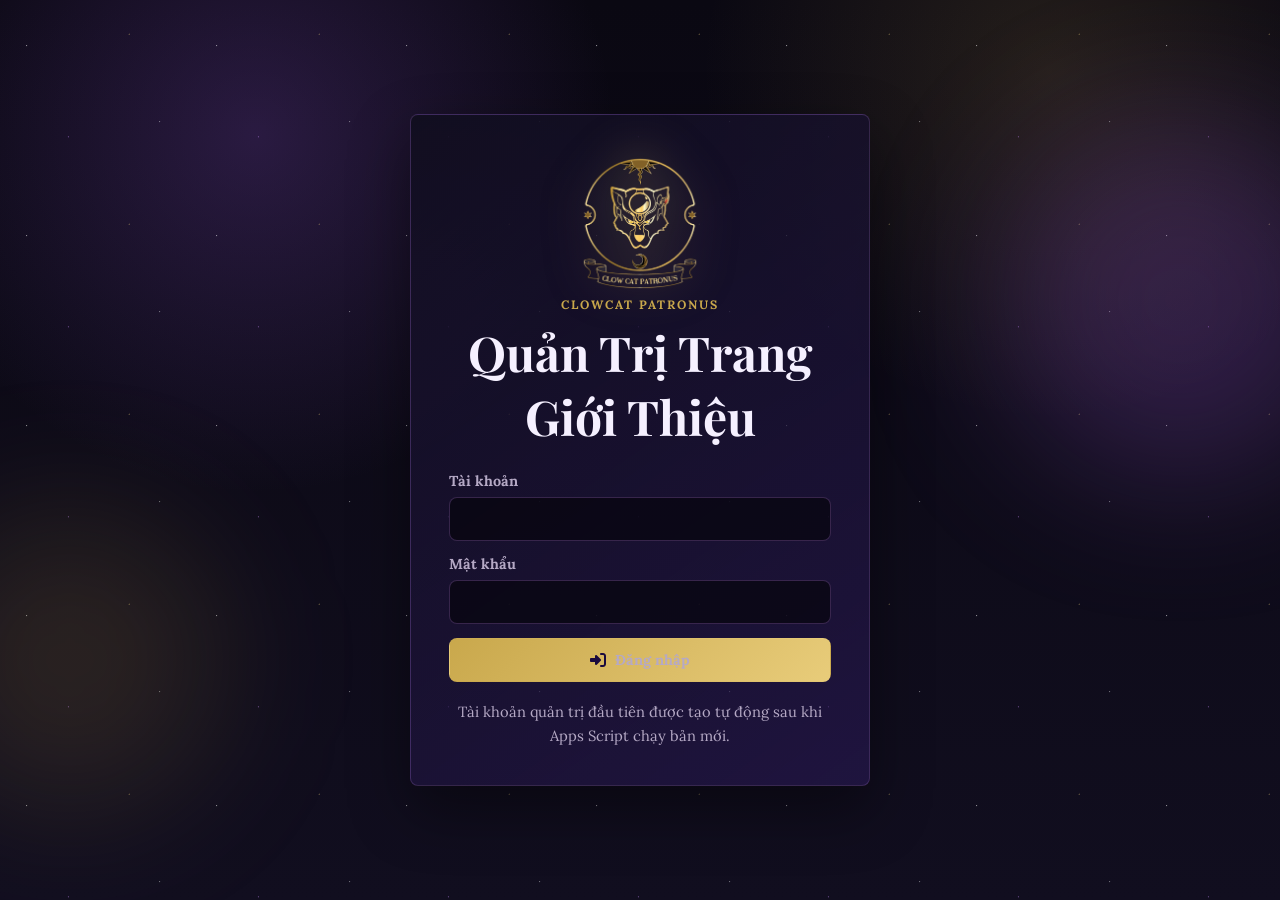
<file: admin/index.html>
<!DOCTYPE html>
<html lang="vi">
<head>
  <meta charset="UTF-8" />
  <meta name="viewport" content="width=device-width, initial-scale=1.0" />
  <meta name="robots" content="noindex, nofollow" />
  <title>Quản trị ClowCat | Trang giới thiệu</title>
  <script src="/admin/redirect.js?v=20260716-csp"></script>
  <link rel="preconnect" href="https://fonts.googleapis.com" />
  <link rel="preconnect" href="https://fonts.gstatic.com" crossorigin />
  <link href="https://fonts.googleapis.com/css2?family=Lora:ital,wght@0,400;0,500;0,600;0,700&family=Playfair+Display:wght@600;700;800&display=swap" rel="stylesheet" />
  <link rel="stylesheet" href="https://cdnjs.cloudflare.com/ajax/libs/font-awesome/6.5.1/css/all.min.css" />
  <link rel="icon" type="image/png" href="../hinh/favicon.png" />
  <link rel="stylesheet" href="./vendor/quill/quill.snow.css?v=1.3.7-local" />
  <link rel="stylesheet" href="./style.css?v=20260823-safari-compat" />
</head>
<body>
  <div class="admin-bg">
    <div class="stars"></div>
    <div class="glow glow-one"></div>
    <div class="glow glow-two"></div>
  </div>

  <!-- LOGIN -->
  <main class="login-view" id="login-view">
    <section class="login-panel">
      <picture>
        <source srcset="../hinh/logo.webp" type="image/webp" />
        <img src="../hinh/logo.png" alt="ClowCat" class="login-logo" />
      </picture>
      <div class="eyebrow">ClowCat Patronus</div>
      <h1>Quản Trị Trang Giới Thiệu</h1>
      <form id="login-form" class="stack-form">
        <label>
          <span>Tài khoản</span>
          <input type="text" id="login-username" autocomplete="username" required />
        </label>
        <label>
          <span>Mật khẩu</span>
          <input type="password" id="login-password" autocomplete="current-password" required />
        </label>
        <button type="submit" class="primary-action">
          <i class="fa-solid fa-right-to-bracket"></i>
          <span>Đăng nhập</span>
        </button>
      </form>
      <p class="login-note">Tài khoản quản trị đầu tiên được tạo tự động sau khi Apps Script chạy bản mới.</p>
    </section>
  </main>

  <!-- ADMIN SHELL -->
  <main class="admin-shell is-hidden" id="admin-shell">
    <aside class="sidebar">
      <a href="../index.html" class="brand">
        <picture>
          <source srcset="../hinh/logo.webp" type="image/webp" />
          <img src="../hinh/logo.png" alt="ClowCat" />
        </picture>
        <span>Quản trị ClowCat</span>
      </a>
      <nav class="side-nav" id="section-nav"></nav>
      <div class="side-footer">
        <div class="user-chip">
          <i class="fa-solid fa-user-shield"></i>
          <div>
            <strong id="current-user-name">Quản trị viên</strong>
            <span id="current-user-role">Quản trị viên</span>
          </div>
        </div>
        <button type="button" class="ghost-action" id="logout-btn">
          <i class="fa-solid fa-arrow-right-from-bracket"></i>
          <span>Đăng xuất</span>
        </button>
      </div>
    </aside>

    <section class="workspace">
      <header class="topbar">
        <div>
          <div class="eyebrow">Bảng điều khiển</div>
          <h1>Nội dung trang giới thiệu</h1>
        </div>
        <div class="topbar-actions">
          <div class="search-box">
            <i class="fa-solid fa-magnifying-glass"></i>
            <input type="search" id="content-search" placeholder="Tìm nội dung..." />
          </div>
          <button type="button" class="secondary-action" id="refresh-content">
            <i class="fa-solid fa-rotate"></i>
            <span>Tải lại</span>
          </button>
          <button type="button" class="secondary-action" id="health-check">
            <i class="fa-solid fa-shield-heart"></i>
            <span>Kiểm tra</span>
          </button>
          <button type="button" class="secondary-action" id="booking-health-check">
            <i class="fa-solid fa-calendar-check"></i>
            <span>Booking</span>
          </button>
          <button type="button" class="primary-action" id="save-all">
            <i class="fa-solid fa-floppy-disk"></i>
            <span>Lưu tất cả</span>
          </button>
        </div>
      </header>

      <div class="status-strip">
        <div>
          <strong id="content-count">0</strong>
          <span>mục nội dung</span>
        </div>
        <div>
          <strong id="pending-count">0</strong>
          <span>thay đổi chờ lưu</span>
        </div>
        <div>
          <strong id="last-sync">--</strong>
          <span>cập nhật gần nhất</span>
        </div>
      </div>

      <section class="content-board" id="content-board"></section>

      <section class="management-grid">
        <article class="tool-panel backup-panel" id="backup-panel">
          <div class="panel-heading">
            <div>
              <div class="eyebrow">An toàn dữ liệu</div>
              <h2>Sao lưu và phục hồi</h2>
            </div>
            <span class="backup-status-pill" id="backup-status-pill">Đang kiểm tra</span>
          </div>
          <div class="backup-summary">
            <div><span>Thư mục Drive</span><strong id="backup-folder-status">--</strong></div>
            <div><span>Bản gần nhất</span><strong id="backup-latest-name">Chưa có</strong></div>
            <div><span>Lịch tự động</span><strong id="backup-schedule-status">--</strong></div>
            <div><span>Lần tự động gần nhất</span><strong id="backup-auto-result">Chưa chạy</strong></div>
          </div>
          <div class="backup-actions">
            <button type="button" class="primary-action" id="create-backup-btn">
              <i class="fa-solid fa-cloud-arrow-up"></i><span>Sao lưu</span>
            </button>
            <button type="button" class="secondary-action" id="open-backup-btn" disabled title="Mở bản backup gần nhất">
              <i class="fa-solid fa-folder-open"></i><span>Mở bản gần nhất</span>
            </button>
            <button type="button" class="danger-action" id="restore-backup-btn" disabled>
              <i class="fa-solid fa-clock-rotate-left"></i><span>Phục hồi</span>
            </button>
            <button type="button" class="secondary-action" id="toggle-backup-schedule-btn">
              <i class="fa-solid fa-calendar-plus"></i><span>Bật lịch</span>
            </button>
          </div>
          <p class="backup-note" id="backup-note">Chỉ quản trị viên được tạo, mở hoặc phục hồi backup. Khi phục hồi, hệ thống giữ nguyên tài khoản và các log vận hành.</p>
        </article>

        <article class="tool-panel" id="users-panel">
          <div class="panel-heading">
            <div>
              <div class="eyebrow">Phân quyền</div>
              <h2>Tài khoản quản trị</h2>
            </div>
            <button type="button" class="secondary-action compact" id="reload-users">
              <i class="fa-solid fa-users-gear"></i>
              <span>Làm mới</span>
            </button>
          </div>
          <div class="users-list" id="users-list"></div>
          <form id="create-user-form" class="inline-form">
            <label>
              <span>Tên đăng nhập</span>
              <input type="text" id="new-username" placeholder="bien-tap-01" />
            </label>
            <label>
              <span>Tên hiển thị</span>
              <input type="text" id="new-display-name" placeholder="Bạn cộng sự" />
            </label>
            <label>
              <span>Quyền</span>
              <select id="new-role">
                <option value="editor">Biên tập viên</option>
                <option value="admin">Quản trị viên</option>
              </select>
            </label>
            <label>
              <span>Mật khẩu</span>
              <input type="password" id="new-password" placeholder="Tối thiểu 6 ký tự" />
            </label>
            <button type="submit" class="primary-action">
              <i class="fa-solid fa-user-plus"></i>
              <span>Tạo tài khoản</span>
            </button>
          </form>
        </article>

        <article class="tool-panel">
          <div class="panel-heading">
            <div>
              <div class="eyebrow">Bảo mật</div>
              <h2>Đổi mật khẩu</h2>
            </div>
          </div>
          <form id="password-form" class="stack-form slim">
            <label>
              <span>Mật khẩu hiện tại</span>
              <input type="password" id="current-password" autocomplete="current-password" required />
            </label>
            <label>
              <span>Mật khẩu mới</span>
              <input type="password" id="next-password" autocomplete="new-password" required />
            </label>
            <button type="submit" class="secondary-action">
              <i class="fa-solid fa-key"></i>
              <span>Cập nhật mật khẩu</span>
            </button>
          </form>
        </article>
      </section>

      <!-- SECTIONS PANEL -->
      <section class="sections-panel is-hidden" id="sections-panel">
        <div class="sections-topbar">
          <div>
            <div class="eyebrow">Quản lý nội dung</div>
            <h2>Section trang chủ</h2>
          </div>
          <button type="button" class="primary-action" id="btn-add-section">
            <i class="fa-solid fa-plus"></i>
            <span>Tạo section mới</span>
          </button>
        </div>

        <div class="sections-order-hint">
          <i class="fa-solid fa-circle-info"></i>
          Kéo thả các ô bên dưới để sắp xếp lại thứ tự hiển thị trên trang. Hero luôn cố định ở đầu.
        </div>

        <div class="sections-order-list" id="sections-order-list">
          <!-- JS render -->
        </div>

        <div class="sections-save-order">
          <button type="button" class="primary-action" id="btn-save-order">
            <i class="fa-solid fa-floppy-disk"></i>
            <span>Lưu thứ tự hiển thị</span>
          </button>
        </div>
      </section>

      <!-- NAVIGATION MENU PANEL -->
      <section class="sections-panel navigation-panel is-hidden" id="navigation-panel">
        <div class="sections-topbar">
          <div>
            <div class="eyebrow">Điều hướng</div>
            <h2>Menu trang chủ</h2>
          </div>
        </div>

        <div class="sections-order-hint">
          <i class="fa-solid fa-circle-info"></i>
          Chỉnh tên, link, trạng thái bật/tắt và thứ tự menu trên trang chủ. Phần này độc lập với thứ tự section.
        </div>

        <div class="navigation-menu-list" id="navigation-menu-list">
          <!-- JS render -->
        </div>

        <div class="sections-save-order">
          <button type="button" class="primary-action" id="btn-save-navigation">
            <i class="fa-solid fa-floppy-disk"></i>
            <span>Lưu menu trang chủ</span>
          </button>
        </div>
      </section>

      <!-- BLOG CLOW PANEL -->
      <section class="blog-panel is-hidden" id="blog-panel">
        <div class="blog-topbar">
          <div>
            <div class="eyebrow">Blog</div>
            <h2>Giải Mã Clow</h2>
            <p style="color:var(--text-muted,#9ca3af);margin-top:4px;font-size:.85rem">Quản lý chủ đề và bài viết thuộc chuyên mục Giải Mã Clow.</p>
          </div>
          <div class="blog-topbar-actions">
            <button type="button" class="primary-action" id="btn-new-post">
              <i class="fa-solid fa-pen-to-square"></i>
              <span>+ Viết bài mới</span>
            </button>
          </div>
        </div>

        <!-- Tabs -->
        <div class="blog-tabs">
          <button type="button" class="blog-tab is-active" data-tab="posts">
            <i class="fa-solid fa-file-lines"></i> Bài viết
          </button>
          <button type="button" class="blog-tab" data-tab="topics">
            <i class="fa-solid fa-layer-group"></i> Chủ đề
          </button>
        </div>

        <!-- Tab: Bài viết -->
        <div class="blog-tab-content" id="blog-tab-posts">
          <div class="blog-filter-bar">
            <span style="font-weight:600">Danh sách bài viết</span>
            <div style="display:flex;align-items:center;gap:8px">
              <i class="fa-solid fa-filter" style="color:var(--gold,#c9a84c)"></i>
              <span style="font-size:.85rem;white-space:nowrap;">Lọc theo:</span>
              <select id="blog-filter-topic" class="blog-select">
                <option value="">Tất cả chủ đề</option>
              </select>
            </div>
            <div class="blog-special-sort is-hidden" id="blog-special-sort-wrap">
              <i class="fa-solid fa-arrow-down-a-z"></i>
              <span>Thứ tự hiển thị trên blog:</span>
              <select id="blog-special-sort" class="blog-select">
                <option value="date">Ngày mới nhất</option>
                <option value="title">Tên A-Z</option>
                <option value="code">Mã lá bài</option>
              </select>
            </div>
            <button type="button" class="primary-action" id="btn-new-post-2">
              + Viết bài mới
            </button>
          </div>
          <div class="blog-posts-table-wrap">
            <table class="blog-table" id="blog-posts-table">
              <thead>
                <tr>
                  <th style="width:48px">Bật</th>
                  <th>Tiêu đề</th>
                  <th style="width:160px">Chủ đề</th>
                  <th style="width:110px">Ngày đăng</th>
                  <th style="width:56px">Ghim</th>
                  <th style="width:104px">Thao tác</th>
                </tr>
              </thead>
              <tbody id="blog-posts-body">
                <tr><td colspan="6" style="text-align:center;padding:32px;opacity:.5">Đang tải...</td></tr>
              </tbody>
            </table>
          </div>
          <div class="blog-pagination" id="blog-pagination"></div>
        </div>

        <!-- Tab: Chủ đề -->
        <div class="blog-tab-content is-hidden" id="blog-tab-topics">
          <div class="blog-filter-bar">
            <span style="font-weight:600">Danh sách chủ đề</span>
            <button type="button" class="primary-action" id="btn-new-topic">
              <i class="fa-solid fa-plus"></i> Thêm chủ đề
            </button>
          </div>
          <div id="blog-topics-list" class="blog-topics-list">
            <div style="text-align:center;padding:32px;opacity:.5">Đang tải...</div>
          </div>
          
          <div class="sections-save-order">
            <button type="button" class="primary-action" id="btn-save-topic-order">
              <i class="fa-solid fa-floppy-disk"></i>
              <span>Lưu thứ tự hiển thị</span>
            </button>
          </div>
        </div>
      </section>
    </section>
  </main>

  <!-- MODAL: Tao / Sua Section -->
  <div class="section-modal-overlay is-hidden" id="section-modal-overlay">
    <div class="section-modal">
      <div class="section-modal-header">
        <h3 id="section-modal-title">Tạo Section Mới</h3>
        <button type="button" class="modal-close-btn" id="section-modal-close">
          <i class="fa-solid fa-xmark"></i>
        </button>
      </div>
      <div class="section-modal-body">
        <input type="hidden" id="section-edit-id" />
        <div class="modal-row">
          <label class="modal-label">
            <span>ID Section <em>(không dấu, không cách, VD: faq)</em></span>
            <input type="text" id="section-id" placeholder="vd: faq" class="modal-input" />
          </label>
          <label class="modal-label modal-toggle-wrap">
            <span>Hiển thị</span>
            <label class="toggle-switch">
              <input type="checkbox" id="section-enabled" checked />
              <span class="toggle-track"><span class="toggle-thumb"></span></span>
            </label>
          </label>
        </div>
        <label class="modal-label">
          <span>Nhãn section <em>(chữ hoa màu vàng, VD: CÂU HỎI THƯỜNG GẶP)</em></span>
          <input type="text" id="section-label-input" placeholder="CÂU HỎI THƯỜNG GẶP" class="modal-input" />
        </label>
        <label class="modal-label">
          <span>Tiêu đề lớn</span>
          <input type="text" id="section-title-input" placeholder="Tiêu đề hiển thị lớn" class="modal-input" />
        </label>
        <label class="modal-label">
          <span>Diễn giải ngắn <em>(màu trắng, bên dưới tiêu đề)</em></span>
          <textarea id="section-description" placeholder="Mô tả ngắn về nội dung section..." class="modal-input" rows="2"></textarea>
        </label>
        <label class="modal-label">
          <span>Link trên thanh điều hướng <em>(để trống nếu không muốn hiển thị)</em></span>
          <input type="text" id="section-nav-label" placeholder="VD: Câu hỏi" class="modal-input" />
        </label>
        <div class="modal-label">
          <span>Nội dung <em>(hỗ trợ định dạng phong phú và canh lề: trái / giữa / phải / đều)</em></span>
          <div id="quill-editor" class="quill-editor-wrap"></div>
        </div>
      </div>
      <div class="section-modal-footer">
        <button type="button" class="ghost-action" id="section-modal-cancel">Hủy</button>
        <button type="button" class="danger-action" id="section-modal-delete" style="display:none">
          <i class="fa-solid fa-trash"></i> Xóa section
        </button>
        <button type="button" class="primary-action" id="section-modal-save">
          <i class="fa-solid fa-floppy-disk"></i> Lưu section
        </button>
      </div>
    </div>
  </div>

  <!-- MODAL: Viết / Sửa Bài Clow -->
  <div class="blog-modal-overlay is-hidden" id="blog-post-modal-overlay">
    <div class="blog-modal">
      <div class="blog-modal-header">
        <h3 id="blog-post-modal-title">Viết Bài Mới</h3>
        <button type="button" class="modal-close-btn" id="blog-post-modal-close">
          <i class="fa-solid fa-xmark"></i>
        </button>
      </div>
      <div class="blog-modal-body">
        <input type="hidden" id="blog-post-edit-id" />
        <!-- Hàng 1: Tiêu đề + Chủ đề -->
        <div class="blog-modal-row">
          <label class="modal-label" style="flex:2">
            <span>Tiêu đề bài viết *</span>
            <input type="text" id="blog-post-title" class="modal-input" placeholder="Tiêu đề bài viết..." />
          </label>
          <label class="modal-label" style="flex:.55">
            <span>Mã lá bài</span>
            <input type="text" id="blog-post-card-code" class="modal-input" placeholder="VD: 01" inputmode="numeric" />
          </label>
          <label class="modal-label" style="flex:1">
            <span>Chủ đề *</span>
            <select id="blog-post-topic" class="modal-input blog-select">
              <option value="">-- Chọn chủ đề --</option>
            </select>
          </label>
        </div>
        <!-- Hàng 2: Mô tả ngắn -->
        <label class="modal-label">
          <span>Mô tả ngắn <em>(hiển thị trên card, không nên quá dài)</em></span>
          <div id="blog-excerpt-quill-editor" class="blog-excerpt-editor"></div>
          <!-- Ẩn textarea đi để dự phòng nếu cần -->
          <textarea id="blog-post-excerpt" style="display:none;"></textarea>
        </label>
        <!-- Hàng 3: Ảnh đại diện -->
        <div class="modal-label">
          <span>Ảnh đại diện bài viết</span>
          <div class="blog-cover-upload-area">
            <div class="blog-cover-preview" id="blog-cover-preview">
              <i class="fa-solid fa-image" style="font-size:2rem;opacity:.3"></i>
              <span>Chưa chọn ảnh</span>
            </div>
            <div class="blog-cover-actions">
              <label class="secondary-action" style="cursor:pointer">
                <i class="fa-solid fa-upload"></i>
                <span>Upload từ máy</span>
                <input type="file" id="blog-cover-file" accept="image/*" style="display:none" />
              </label>
              <span style="opacity:.4">hoặc</span>
              <input type="url" id="blog-cover-url" class="modal-input" placeholder="Dán URL ảnh..." style="flex:1;min-width:200px" />
            </div>
          </div>
        </div>
        <!-- Hàng 4: Ngày đăng + trạng thái + ghim -->
        <div class="blog-modal-row">
          <label class="modal-label">
            <span>Ngày đăng</span>
            <input type="datetime-local" id="blog-post-date" class="modal-input" />
          </label>
          <label class="modal-label modal-toggle-wrap">
            <span>Hiển thị</span>
            <label class="toggle-switch">
              <input type="checkbox" id="blog-post-enabled" checked />
              <span class="toggle-track"><span class="toggle-thumb"></span></span>
            </label>
          </label>
          <label class="modal-label modal-toggle-wrap">
            <span>Ghim lên đầu</span>
            <label class="toggle-switch">
              <input type="checkbox" id="blog-post-pinned" />
              <span class="toggle-track"><span class="toggle-thumb"></span></span>
            </label>
          </label>
        </div>
        <!-- Nội dung rich text -->
        <div class="modal-label">
          <div class="blog-editor-heading">
            <span>Nội dung bài viết</span>
            <div class="blog-editor-actions">
              <button type="button" class="secondary-action compact" id="blog-insert-image-btn">
                <i class="fa-solid fa-image"></i>
                <span>Chèn ảnh</span>
              </button>
              <button type="button" class="secondary-action compact" id="blog-toggle-html-btn">
                <i class="fa-solid fa-code"></i>
                <span>Xem HTML</span>
              </button>
            </div>
          </div>
          <input type="file" id="blog-inline-image-file" accept="image/*" multiple style="display:none" />
          <div id="blog-quill-editor" class="blog-quill-wrap"></div>
          <textarea id="blog-post-html" class="blog-html-editor is-hidden" spellcheck="false" placeholder="HTML của bài viết..."></textarea>
        </div>
      </div>
      <div class="blog-modal-footer">
        <button type="button" class="ghost-action" id="blog-post-modal-cancel">Hủy</button>
        <button type="button" class="danger-action" id="blog-post-modal-delete" style="display:none">
          <i class="fa-solid fa-trash"></i> Xóa bài
        </button>
        <button type="button" class="primary-action" id="blog-post-modal-save">
          <i class="fa-solid fa-floppy-disk"></i> Lưu bài viết
        </button>
      </div>
    </div>
  </div>

  <!-- MODAL: Tạo / Sửa Chủ đề -->
  <div class="blog-modal-overlay is-hidden" id="blog-topic-modal-overlay">
    <div class="blog-modal" style="max-width:480px">
      <div class="blog-modal-header">
        <h3 id="blog-topic-modal-title">Thêm Chủ Đề</h3>
        <button type="button" class="modal-close-btn" id="blog-topic-modal-close">
          <i class="fa-solid fa-xmark"></i>
        </button>
      </div>
      <div class="blog-modal-body">
        <input type="hidden" id="blog-topic-edit-id" />
        <label class="modal-label">
          <span>Tên chủ đề *</span>
          <input type="text" id="blog-topic-name" class="modal-input" placeholder="VD: Ý nghĩa 52 lá bài" />
        </label>
        <label class="modal-label">
          <span>Mô tả</span>
          <textarea id="blog-topic-desc" class="modal-input" rows="2" placeholder="Mô tả ngắn về chủ đề..."></textarea>
        </label>
        <label class="modal-label">
          <span>Biểu tượng <em>(emoji)</em></span>
          <input type="text" id="blog-topic-icon" class="modal-input" placeholder="🃏" style="max-width:80px" />
        </label>
        <label class="modal-label modal-toggle-wrap">
          <span>Hiển thị</span>
          <label class="toggle-switch">
            <input type="checkbox" id="blog-topic-enabled" checked />
            <span class="toggle-track"><span class="toggle-thumb"></span></span>
          </label>
        </label>
      </div>
      <div class="blog-modal-footer">
        <button type="button" class="ghost-action" id="blog-topic-modal-cancel">Hủy</button>
        <button type="button" class="danger-action" id="blog-topic-modal-delete" style="display:none">
          <i class="fa-solid fa-trash"></i> Xóa chủ đề
        </button>
        <button type="button" class="primary-action" id="blog-topic-modal-save">
          <i class="fa-solid fa-floppy-disk"></i> Lưu chủ đề
        </button>
      </div>
    </div>
  </div>

  <div class="toast" id="toast" role="status" aria-live="polite"></div>
  <script src="./vendor/quill/quill.min.js?v=1.3.7-local"></script>
  <script src="./app.js?v=20260823-annual-pricing-order"></script>
</body>
</html>
</file>
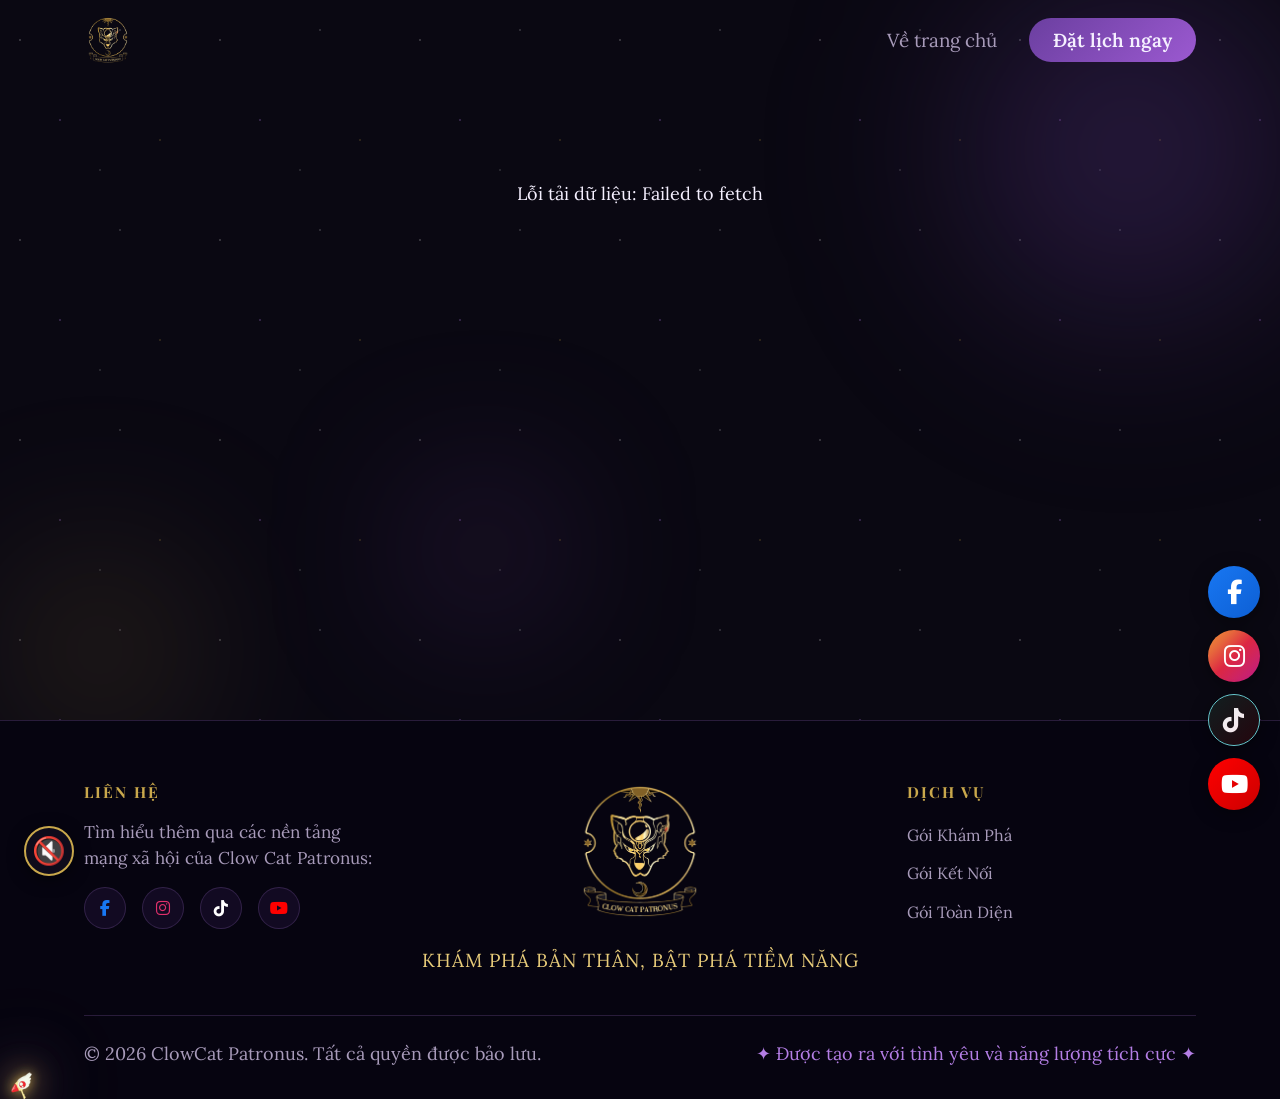
<file: clow-blog.html>
<!DOCTYPE html>
<html lang="vi">
<head>
  <meta charset="UTF-8">
  <meta name="viewport" content="width=device-width, initial-scale=1.0">
  <title>Giải Mã Bài Clow | ClowCat Patronus</title>
  <link rel="preconnect" href="https://fonts.googleapis.com">
  <link rel="preconnect" href="https://fonts.gstatic.com" crossorigin>
  <link rel="preconnect" href="https://script.google.com">
  <link href="https://fonts.googleapis.com/css2?family=Lora:ital,wght@0,400;0,500;0,600;0,700;1,400&family=Playfair+Display:wght@600;700;800&display=swap" rel="stylesheet">
  <link rel="stylesheet" href="https://cdnjs.cloudflare.com/ajax/libs/font-awesome/6.5.1/css/all.min.css">
  <link rel="icon" type="image/png" href="hinh/favicon.png">
  <link rel="stylesheet" href="style.css?v=20260823-safari-compat">
  <!-- SEO tags -->
  <meta name="description" content="Khám phá và giải mã ý nghĩa các lá bài Clow cùng ClowCat Patronus. Thông điệp chữa lành, ý nghĩa các lá bài, các trải bài và hướng dẫn chi tiết.">
</head>
<body class="js-loading blog-page">
  <!-- NAV -->
  <nav class="navbar" id="navbar">
    <div class="nav-inner">
      <a href="index.html" class="logo">
        <picture>
          <source srcset="hinh/logo.webp" type="image/webp" />
          <img src="hinh/logo.png" alt="ClowCat Logo" class="nav-logo-img" decoding="async" fetchpriority="high" />
        </picture>
      </a>
      <ul class="nav-links">
        <li><a href="index.html">Về trang chủ</a></li>
        <li><a href="index.html#contact" class="nav-cta">Đặt lịch ngay</a></li>
      </ul>
    </div>
  </nav>

  <!-- Background Elements -->
  <div class="hero-bg" style="position:fixed; z-index:-1; inset:0;">
    <div class="star-field"></div>
    <div class="orb orb1"></div>
    <div class="orb orb2"></div>
    <div class="orb orb3"></div>
  </div>

  <main class="blog-main container" style="padding-top: 120px; min-height: 80vh;">
    <div id="blog-topics-container">
      <div style="text-align:center; padding: 60px; opacity: 0.6;">
        <i class="fa-solid fa-circle-notch fa-spin" style="font-size: 2rem; margin-bottom: 16px;"></i>
        <p>Đang tải dữ liệu...</p>
      </div>
    </div>
  </main>

  <!-- FOOTER -->
  <footer class="footer">
    <div class="container">
      <div class="footer-top">
        <div class="footer-links">
          <h4>Liên hệ</h4>
          <p class="footer-contact-text">Tìm hiểu thêm qua các nền tảng mạng xã hội của Clow Cat Patronus:</p>
          <div class="social-icons">
            <a href="https://www.facebook.com/clowcatpatronus" target="_blank" rel="noopener" class="social-icon" aria-label="Facebook"><i class="fa-brands fa-facebook-f"></i></a>
            <a href="https://www.instagram.com/clow_cat_patronus/" target="_blank" rel="noopener" class="social-icon" aria-label="Instagram"><i class="fa-brands fa-instagram"></i></a>
            <a href="https://www.tiktok.com/@clow_cat_patronus" target="_blank" rel="noopener" class="social-icon" aria-label="TikTok"><i class="fa-brands fa-tiktok"></i></a>
            <a href="https://www.youtube.com/@ClowCatPatronusOfficial-1340" target="_blank" rel="noopener" class="social-icon" aria-label="YouTube"><i class="fa-brands fa-youtube"></i></a>
          </div>
        </div>
        <div class="footer-brand" style="display: flex; flex-direction: column; align-items: center; text-align: center;">
          <picture>
            <source srcset="hinh/logo.webp" type="image/webp" />
            <img src="hinh/logo.png" alt="ClowCat Logo" class="footer-logo-img" loading="lazy" decoding="async" style="width: 140px; height: 140px; margin-bottom: 12px;" />
          </picture>
          <p style="white-space: nowrap; font-size: 1.05rem; letter-spacing: 1px; color: var(--gold-light);">KHÁM PHÁ BẢN THÂN, BẬT PHÁ TIỀM NĂNG</p>
        </div>
        <div class="footer-links">
          <h4>Dịch vụ</h4>
          <ul id="footer-services-list">
            <li><a href="index.html#pricing">Gói Khám Phá</a></li>
            <li><a href="index.html#pricing">Gói Kết Nối</a></li>
            <li><a href="index.html#pricing">Gói Toàn Diện</a></li>
          </ul>
        </div>
      </div>
      <div class="footer-bottom">
        <p>© 2026 ClowCat Patronus. Tất cả quyền được bảo lưu.</p>
        <p class="footer-tagline">✦ Được tạo ra với tình yêu và năng lượng tích cực ✦</p>
      </div>
    </div>
  </footer>

  <!-- AUDIO PLAYER -->
  <audio id="bg-music" loop preload="none">
    <source src="nhac.mp3" type="audio/mpeg">
  </audio>
  <button id="audio-toggle" class="audio-btn">
    <span class="audio-icon">🔇</span>
  </button>

  <!-- FLOATING SOCIAL BUTTONS -->
  <div class="floating-socials" id="floating-socials">
    <a href="https://www.facebook.com/clowcatpatronus" target="_blank" rel="noopener" class="float-btn float-facebook" aria-label="Facebook" title="Facebook">
      <i class="fa-brands fa-facebook-f"></i>
      <span class="float-label">Facebook</span>
    </a>
    <a href="https://www.instagram.com/clow_cat_patronus/" target="_blank" rel="noopener" class="float-btn float-instagram" aria-label="Instagram" title="Instagram">
      <i class="fa-brands fa-instagram"></i>
      <span class="float-label">Instagram</span>
    </a>
    <a href="https://www.tiktok.com/@clow_cat_patronus" target="_blank" rel="noopener" class="float-btn float-tiktok" aria-label="TikTok" title="TikTok">
      <i class="fa-brands fa-tiktok"></i>
      <span class="float-label">TikTok</span>
    </a>
    <a href="https://www.youtube.com/@ClowCatPatronusOfficial-1340" target="_blank" rel="noopener" class="float-btn float-youtube" aria-label="YouTube" title="YouTube">
      <i class="fa-brands fa-youtube"></i>
      <span class="float-label">YouTube</span>
    </a>
  </div>

  <script src="blog.js?v=20260716-csp-no-inline"></script>
</body>
</html>
</file>
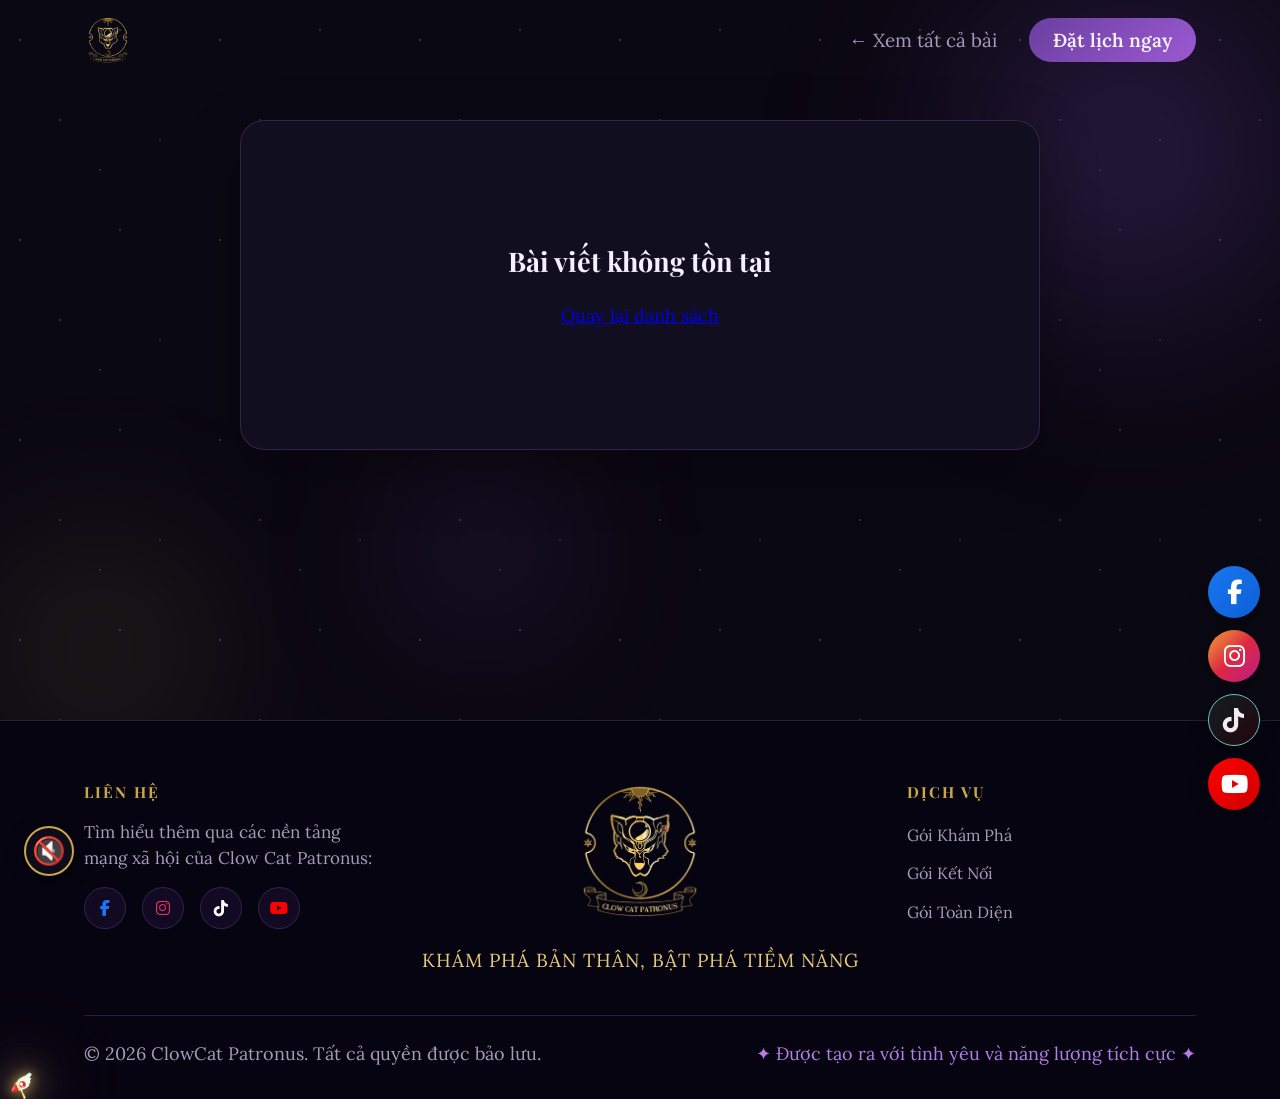
<file: clow-post.html>
<!DOCTYPE html>
<html lang="vi">
<head>
  <meta charset="UTF-8">
  <meta name="viewport" content="width=device-width, initial-scale=1.0">
  <title>Đọc Bài Clow | ClowCat Patronus</title>
  <link rel="preconnect" href="https://fonts.googleapis.com">
  <link rel="preconnect" href="https://fonts.gstatic.com" crossorigin>
  <link rel="preconnect" href="https://script.google.com">
  <link href="https://fonts.googleapis.com/css2?family=Lora:ital,wght@0,400;0,500;0,600;0,700;1,400&family=Playfair+Display:wght@600;700;800&display=swap" rel="stylesheet">
  <link rel="stylesheet" href="https://cdnjs.cloudflare.com/ajax/libs/font-awesome/6.5.1/css/all.min.css">
  <link rel="icon" type="image/png" href="hinh/favicon.png">
  <link rel="stylesheet" href="style.css?v=20260823-safari-compat">
  <!-- Dynamic SEO meta will be injected by JS -->
  <meta name="description" content="Khám phá chi tiết bài Clow cùng ClowCat Patronus">
</head>
<body class="js-loading post-page">
  <!-- NAV -->
  <nav class="navbar" id="navbar">
    <div class="nav-inner">
      <a href="index.html" class="logo">
        <picture>
          <source srcset="hinh/logo.webp" type="image/webp" />
          <img src="hinh/logo.png" alt="ClowCat Logo" class="nav-logo-img" decoding="async" fetchpriority="high" />
        </picture>
      </a>
      <ul class="nav-links">
        <li><a href="clow-blog.html">← Xem tất cả bài</a></li>
        <li><a href="index.html#contact" class="nav-cta">Đặt lịch ngay</a></li>
      </ul>
    </div>
  </nav>

  <!-- Background Elements -->
  <div class="hero-bg" style="position:fixed; z-index:-1; inset:0;">
    <div class="star-field"></div>
    <div class="orb orb1"></div>
    <div class="orb orb2"></div>
    <div class="orb orb3"></div>
  </div>

  <main class="post-main container" style="padding-top: 120px; min-height: 80vh;">
    <article class="post-article" id="post-container">
      <div class="post-loading" style="text-align:center; padding: 80px 0; opacity: 0.6;">
        <i class="fa-solid fa-circle-notch fa-spin" style="font-size: 2rem; margin-bottom: 16px;"></i>
        <p>Đang tải nội dung bài viết...</p>
      </div>
      <!-- Post content will be injected here -->
    </article>
  </main>

  <!-- FOOTER -->
  <footer class="footer">
    <div class="container">
      <div class="footer-top">
        <div class="footer-links">
          <h4>Liên hệ</h4>
          <p class="footer-contact-text">Tìm hiểu thêm qua các nền tảng mạng xã hội của Clow Cat Patronus:</p>
          <div class="social-icons">
            <a href="https://www.facebook.com/clowcatpatronus" target="_blank" rel="noopener" class="social-icon" aria-label="Facebook"><i class="fa-brands fa-facebook-f"></i></a>
            <a href="https://www.instagram.com/clow_cat_patronus/" target="_blank" rel="noopener" class="social-icon" aria-label="Instagram"><i class="fa-brands fa-instagram"></i></a>
            <a href="https://www.tiktok.com/@clow_cat_patronus" target="_blank" rel="noopener" class="social-icon" aria-label="TikTok"><i class="fa-brands fa-tiktok"></i></a>
            <a href="https://www.youtube.com/@ClowCatPatronusOfficial-1340" target="_blank" rel="noopener" class="social-icon" aria-label="YouTube"><i class="fa-brands fa-youtube"></i></a>
          </div>
        </div>
        <div class="footer-brand" style="display: flex; flex-direction: column; align-items: center; text-align: center;">
          <picture>
            <source srcset="hinh/logo.webp" type="image/webp" />
            <img src="hinh/logo.png" alt="ClowCat Logo" class="footer-logo-img" loading="lazy" decoding="async" style="width: 140px; height: 140px; margin-bottom: 12px;" />
          </picture>
          <p style="white-space: nowrap; font-size: 1.05rem; letter-spacing: 1px; color: var(--gold-light);">KHÁM PHÁ BẢN THÂN, BẬT PHÁ TIỀM NĂNG</p>
        </div>
        <div class="footer-links">
          <h4>Dịch vụ</h4>
          <ul id="footer-services-list">
            <li><a href="index.html#pricing">Gói Khám Phá</a></li>
            <li><a href="index.html#pricing">Gói Kết Nối</a></li>
            <li><a href="index.html#pricing">Gói Toàn Diện</a></li>
          </ul>
        </div>
      </div>
      <div class="footer-bottom">
        <p>© 2026 ClowCat Patronus. Tất cả quyền được bảo lưu.</p>
        <p class="footer-tagline">✦ Được tạo ra với tình yêu và năng lượng tích cực ✦</p>
      </div>
    </div>
  </footer>

  <!-- AUDIO PLAYER -->
  <audio id="bg-music" loop preload="none">
    <source src="nhac.mp3" type="audio/mpeg">
  </audio>
  <button id="audio-toggle" class="audio-btn">
    <span class="audio-icon">🔇</span>
  </button>

  <!-- FLOATING SOCIAL BUTTONS -->
  <div class="floating-socials" id="floating-socials">
    <a href="https://www.facebook.com/clowcatpatronus" target="_blank" rel="noopener" class="float-btn float-facebook" aria-label="Facebook" title="Facebook">
      <i class="fa-brands fa-facebook-f"></i>
      <span class="float-label">Facebook</span>
    </a>
    <a href="https://www.instagram.com/clow_cat_patronus/" target="_blank" rel="noopener" class="float-btn float-instagram" aria-label="Instagram" title="Instagram">
      <i class="fa-brands fa-instagram"></i>
      <span class="float-label">Instagram</span>
    </a>
    <a href="https://www.tiktok.com/@clow_cat_patronus" target="_blank" rel="noopener" class="float-btn float-tiktok" aria-label="TikTok" title="TikTok">
      <i class="fa-brands fa-tiktok"></i>
      <span class="float-label">TikTok</span>
    </a>
    <a href="https://www.youtube.com/@ClowCatPatronusOfficial-1340" target="_blank" rel="noopener" class="float-btn float-youtube" aria-label="YouTube" title="YouTube">
      <i class="fa-brands fa-youtube"></i>
      <span class="float-label">YouTube</span>
    </a>
  </div>

  <script src="blog.js?v=20260723-post-meta-fix"></script>

  <button id="scroll-to-top" aria-label="Lên đầu trang" title="Lên đầu trang">
    <i class="fa-solid fa-chevron-up"></i>
  </button>
</body>
</html>
</file>
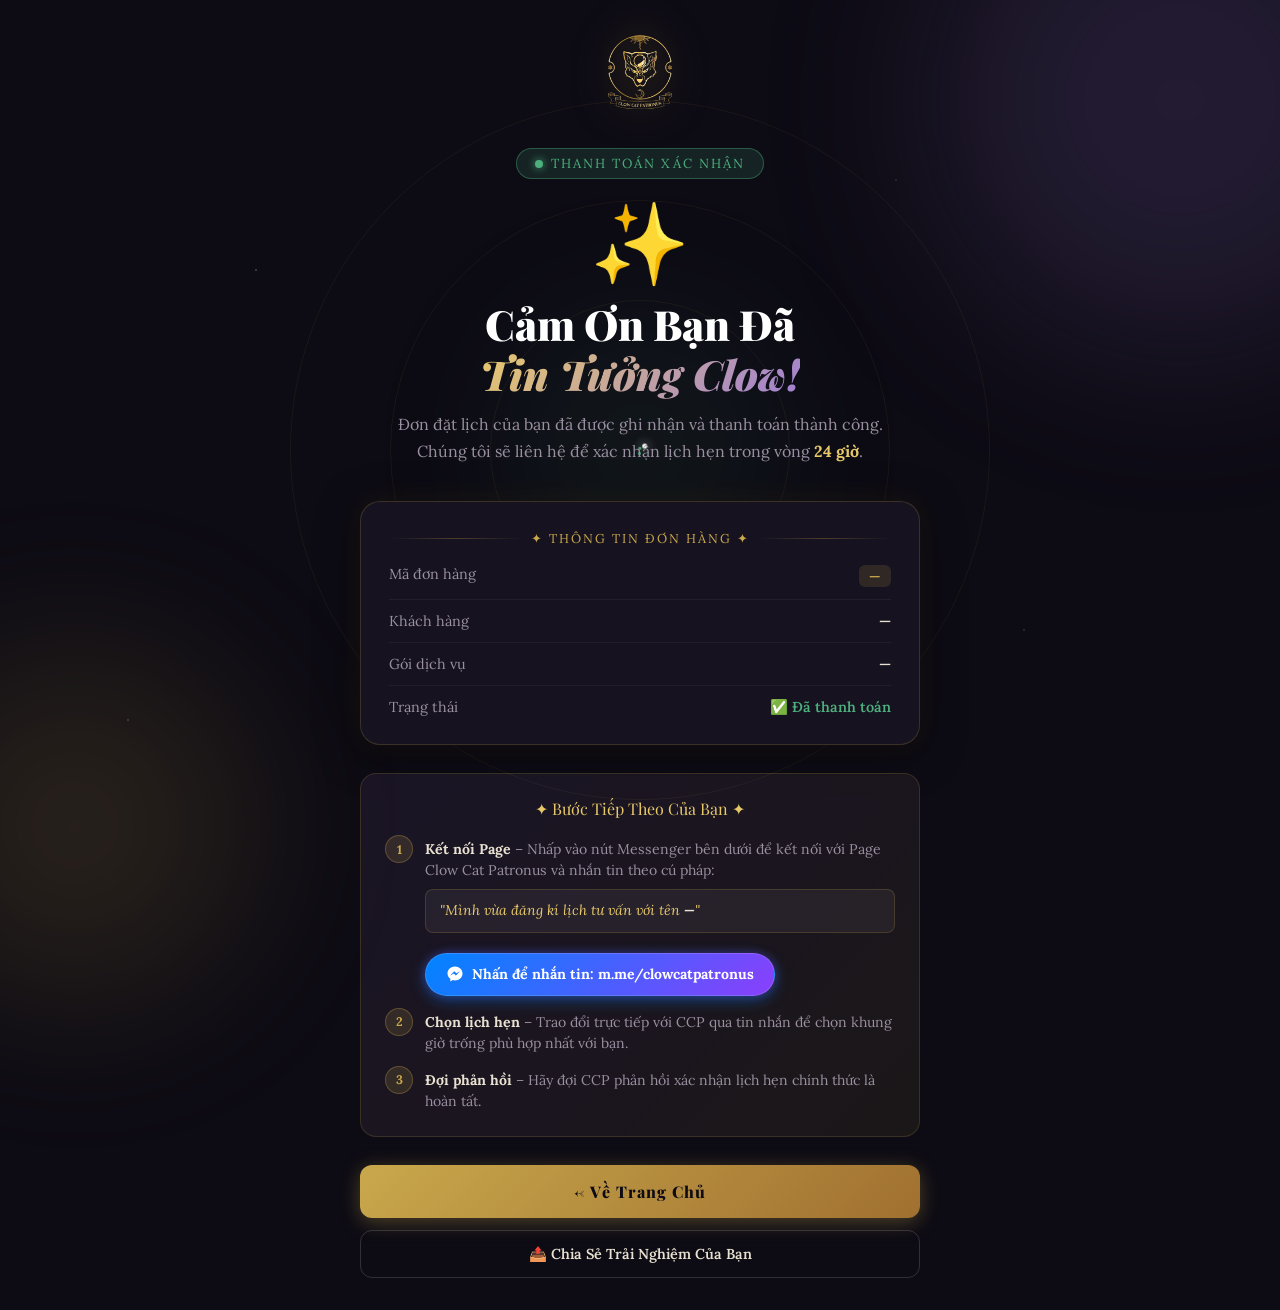
<file: thankyou.html>
<!DOCTYPE html>
<html lang="vi">
<head>
  <meta charset="UTF-8" />
  <meta name="viewport" content="width=device-width, initial-scale=1.0" />
  <title>Thanh Toán Thành Công ✨ | Clow Cat Patronus</title>
  <meta name="description" content="Thanh toán thành công! Cảm ơn bạn đã đặt lịch tư vấn Clow Cat Patronus." />
  <link rel="preconnect" href="https://fonts.googleapis.com" />
  <link rel="preconnect" href="https://fonts.gstatic.com" crossorigin />
  <link href="https://fonts.googleapis.com/css2?family=Lora:ital,wght@0,400;0,600;1,400;1,600&family=Playfair+Display:wght@700;800;900&display=swap" rel="stylesheet" />
  <link rel="icon" type="image/png" href="hinh/favicon.png" />

  <!-- Open Graph / Facebook -->
  <meta property="og:type" content="website" />
  <meta property="og:url" content="https://coibai.clowcat.com.vn/thankyou.html" />
  <meta property="og:title" content="Thanh Toán Thành Công ✨ | Clow Cat Patronus" />
  <meta property="og:description" content="Thanh toán thành công! Cảm ơn bạn đã đặt lịch tư vấn Clow Cat Patronus." />
  <meta property="og:image" content="https://coibai.clowcat.com.vn/hinh/Landing_page_preview_image.jpeg" />

  <!-- Twitter -->
  <meta property="twitter:card" content="summary_large_image" />
  <meta property="twitter:url" content="https://coibai.clowcat.com.vn/thankyou.html" />
  <meta property="twitter:title" content="Thanh Toán Thành Công ✨ | Clow Cat Patronus" />
  <meta property="twitter:description" content="Thanh toán thành công! Cảm ơn bạn đã đặt lịch tư vấn Clow Cat Patronus." />
  <meta property="twitter:image" content="https://coibai.clowcat.com.vn/hinh/Landing_page_preview_image.jpeg" />
  <link rel="stylesheet" href="thankyou.css?v=20260716-csp-style" />
</head>
<body>

  <!-- Backgrounds -->
  <div class="stars"></div>
  <div class="bg-orbs">
    <div class="orb orb1"></div>
    <div class="orb orb2"></div>
    <div class="orb orb3"></div>
  </div>
  <!-- Magic rings -->
  <div class="magic-ring magic-ring-1"></div>
  <div class="magic-ring magic-ring-2"></div>
  <div class="magic-ring magic-ring-3"></div>

  <!-- Main -->
  <div class="main">

    <!-- Logo -->
    <div class="logo-wrap">
      <picture>
        <source srcset="hinh/logo.webp" type="image/webp" />
        <img src="hinh/logo.png" alt="Clow Cat Patronus" />
      </picture>
    </div>

    <!-- Success Badge -->
    <div class="success-badge">
      <div class="dot"></div>
      Thanh toán xác nhận
    </div>

    <!-- Hero -->
    <div class="hero-emoji">✨</div>
    <h1 class="hero-title">Cảm Ơn Bạn Đã<br /><em>Tin Tưởng Clow!</em></h1>
    <p class="hero-sub">
      Đơn đặt lịch của bạn đã được ghi nhận và thanh toán thành công.<br />
      Chúng tôi sẽ liên hệ để xác nhận lịch hẹn trong vòng <strong class="text-gold">24 giờ</strong>.
    </p>

    <!-- Order Info Card -->
    <div class="info-card">
      <div class="card-header">✦ Thông Tin Đơn Hàng ✦</div>
      <div class="info-rows">
        <div class="info-row">
          <span class="info-label">Mã đơn hàng</span>
          <span class="info-value order" id="ty-order-id">—</span>
        </div>
        <div class="info-row">
          <span class="info-label">Khách hàng</span>
          <span class="info-value" id="ty-name">—</span>
        </div>
        <div class="info-row">
          <span class="info-label">Gói dịch vụ</span>
          <span class="info-value" id="ty-package">—</span>
        </div>
        <div class="info-row">
          <span class="info-label">Trạng thái</span>
          <span class="info-value text-success">✅ Đã thanh toán</span>
        </div>
      </div>
    </div>

    <!-- Next Steps -->
    <div class="next-steps">
      <div class="next-title">✦ Bước Tiếp Theo Của Bạn ✦</div>
      <div class="step-list">
        <div class="step-item">
          <div class="step-num">1</div>
          <div class="step-text">
            <strong>Kết nối Page</strong> – Nhấp vào nút Messenger bên dưới để kết nối với Page Clow Cat Patronus và nhắn tin theo cú pháp:
            <div class="messenger-copy">
              "Mình vừa đăng kí lịch tư vấn với tên <strong id="msg-name" class="text-white">...</strong>"
            </div>
            <br>
            <a href="https://m.me/clowcatpatronus" target="_blank" class="btn-messenger">
              <svg class="messenger-icon" xmlns="http://www.w3.org/2000/svg" viewBox="0 0 24 24">
                <path d="M12 2C6.477 2 2 6.145 2 11.258c0 2.914 1.47 5.514 3.774 7.205V22l3.39-1.859c.87.241 1.79.373 2.836.373 5.523 0 10-4.146 10-9.258C22 6.145 17.523 2 12 2zm1.144 12.164l-2.583-2.756-5.04 2.756 5.54-5.882 2.646 2.756 4.977-2.756-5.54 5.882z"/>
              </svg>
              Nhấn để nhắn tin: m.me/clowcatpatronus
            </a>
          </div>
        </div>
        <div class="step-item">
          <div class="step-num">2</div>
          <div class="step-text">
            <strong>Chọn lịch hẹn</strong> – Trao đổi trực tiếp với CCP qua tin nhắn để chọn khung giờ trống phù hợp nhất với bạn.
          </div>
        </div>
        <div class="step-item">
          <div class="step-num">3</div>
          <div class="step-text">
            <strong>Đợi phản hồi</strong> – Hãy đợi CCP phản hồi xác nhận lịch hẹn chính thức là hoàn tất.
          </div>
        </div>
      </div>
    </div>

    <!-- CTA -->
    <div class="cta-group">
      <a href="index.html" class="btn-home">← Về Trang Chủ</a>
      <a href="#" class="btn-social" id="share-btn">
        📤 Chia Sẻ Trải Nghiệm Của Bạn
      </a>
    </div>

  </div>

  <script src="thankyou.js?v=20260716-csp-style"></script>
</body>
</html>
</file>
<file: style.css>
*, *::before, *::after { box-sizing: border-box; margin: 0; padding: 0; }

:root {
  --bg-dark: #0a0812;
  --bg-mid: #110e1f;
  --purple-deep: #2d1b5e;
  --purple-main: #6b3fa0;
  --purple-light: #9b59d0;
  --purple-bright: #b47ee5;
  --gold: #c9a84c;
  --gold-light: #e8cc7a;
  --white: #f5f0ff;
  --text-muted: #a89bba;
  --glass: rgba(107,63,160,0.12);
  --glass-border: rgba(180,126,229,0.2);
}

/* PREVENT FOUC (Flash of Unstyled Content) */
body {
  margin: 0;
  background: var(--bg-dark);
  color: var(--white);
  line-height: 1.5;
  overflow-x: hidden;
  transition: opacity 0.8s cubic-bezier(0.4, 0, 0.2, 1);
  opacity: 1;
  font-family: 'Lora', serif;
  cursor: none;
}

body.js-loading {
  opacity: 0;
  pointer-events: none;
  /* Hiển thị lại sau 3s đề phòng mạng lỗi / JS không chạy */
  animation: fallbackFadeIn 0.8s ease-in-out 3s forwards;
}

@keyframes fallbackFadeIn {
  to { opacity: 1; pointer-events: auto; }
}

html { scroll-behavior: smooth; font-size: 18px; overflow-x: hidden; -webkit-text-size-adjust: 100%; }
a, button, .audio-btn, .float-btn, .toggle-btn { cursor: none !important; }
body.native-cursor,
body.native-cursor a,
body.native-cursor button,
body.native-cursor .audio-btn,
body.native-cursor .float-btn,
body.native-cursor .toggle-btn {
  cursor: auto !important;
}
h1, h2, h3, h4, h5, h6, .logo, .hero-title, .section-title, .price-amount { font-family: 'Playfair Display', serif; }

em { font-family: "Palatino", "Palatino Linotype", "Palatino LT STD", "Book Antiqua", Georgia, serif; font-style: italic; font-weight: 700; color: var(--gold-light); }

.container { max-width: 1160px; margin: 0 auto; padding: 0 24px; }

/* NAV */
.navbar { position: fixed; top: 0; left: 0; right: 0; z-index: 100; padding: 16px 0; transition: all .3s; }
.navbar.scrolled { background: rgba(10,8,18,.92); -webkit-backdrop-filter: blur(12px); backdrop-filter: blur(12px); border-bottom: 1px solid var(--glass-border); }
.nav-inner { max-width: 1160px; margin: 0 auto; padding: 0 24px; display: flex; align-items: center; justify-content: space-between; }
.logo { display: inline-flex; align-items: center; text-decoration: none; }
.logo picture, .hero-content > picture, .magic-center picture, .test-card-inner picture, .footer-brand picture { display: contents; }
.nav-logo-img { height: 48px; width: auto; object-fit: contain; }
.hero-logo-img { display: block; width: 180px; height: 180px; object-fit: contain; margin-bottom: 24px; z-index: 3; mix-blend-mode: screen; animation: logoGlow 4s ease-in-out infinite alternate; }
@keyframes logoGlow { 0%, 100% { transform: scale(1); filter: drop-shadow(0 0 8px rgba(201,168,76,0.4)); } 50% { transform: scale(1.05); filter: drop-shadow(0 0 20px rgba(201,168,76,0.8)); } }
.footer-logo-img { height: 64px; width: auto; object-fit: contain; margin-bottom: 16px; }
.nav-links { list-style: none; display: flex; gap: 32px; align-items: center; }
.nav-links a { text-decoration: none; color: var(--text-muted); font-size: 1.05rem; transition: color .2s; }
.nav-links a:hover { color: var(--white); }
.nav-cta { background: linear-gradient(135deg, var(--purple-main), var(--purple-light)); color: var(--white) !important; padding: 10px 24px; border-radius: 50px; font-weight: 600; }

/* BUTTONS */
.btn-primary { display: inline-block; background: linear-gradient(135deg, var(--gold), var(--gold-light)); color: #1a0a3e; padding: 14px 32px; border-radius: 50px; font-weight: 700; font-size: 1rem; text-decoration: none; transition: all .3s; cursor: pointer; border: none; }
.btn-primary:hover { transform: translateY(-2px); box-shadow: 0 8px 32px rgba(201,168,76,.4); }
.btn-outline { display: inline-block; border: 2px solid var(--purple-bright); color: var(--white); padding: 13px 32px; border-radius: 50px; font-weight: 600; text-decoration: none; transition: all .3s; }
.btn-outline:hover { background: var(--glass); transform: translateY(-2px); }
.btn-full { width: 100%; font-size: 1.05rem; }

/* SECTION COMMONS */
.section-label { font-size: .8rem; font-weight: 600; letter-spacing: 3px; text-transform: uppercase; color: var(--gold); margin-bottom: 12px; }
.section-title { font-size: clamp(1.8rem, 4vw, 2.8rem); font-weight: 800; line-height: 1.2; margin-bottom: 48px; }

/* HERO */
.hero { min-height: 100vh; min-height: 100svh; display: flex; align-items: center; justify-content: center; position: relative; overflow: hidden; padding: 140px 0 60px; }
.hero-bg { position: absolute; inset: 0; z-index: 0; }
.star-field { position: absolute; inset: 0; background-image: radial-gradient(1px 1px at 10% 20%, rgba(255,255,255,.6) 0%, transparent 100%), radial-gradient(1px 1px at 30% 60%, rgba(180,126,229,.8) 0%, transparent 100%), radial-gradient(1px 1px at 60% 15%, rgba(255,255,255,.5) 0%, transparent 100%), radial-gradient(1px 1px at 80% 70%, rgba(201,168,76,.6) 0%, transparent 100%), radial-gradient(1px 1px at 50% 85%, rgba(255,255,255,.4) 0%, transparent 100%); background-size: 200px 200px; animation: twinkle 4s infinite alternate, panStars 60s linear infinite; }
@keyframes twinkle { from { opacity: .7; } to { opacity: 1; } }
@keyframes panStars { from { background-position: 0 0; } to { background-position: -500px 500px; } }
.orb { position: absolute; border-radius: 50%; filter: blur(80px); pointer-events: none; }
.orb1 { width: 500px; height: 500px; background: radial-gradient(circle, rgba(107,63,160,.4) 0%, transparent 70%); top: -100px; right: -100px; animation: float 8s ease-in-out infinite; }
.orb2 { width: 300px; height: 300px; background: radial-gradient(circle, rgba(201,168,76,.2) 0%, transparent 70%); bottom: 100px; left: -50px; animation: float 10s ease-in-out infinite reverse; }
.orb3 { width: 200px; height: 200px; background: radial-gradient(circle, rgba(155,89,208,.3) 0%, transparent 70%); top: 50%; left: 30%; animation: float 6s ease-in-out infinite; }
@keyframes float { 0%,100% { transform: translateY(0) scale(1); } 50% { transform: translateY(-30px) scale(1.05); } }
.hero-content { position: relative; z-index: 2; max-width: 900px; margin: auto; padding: 0 24px; display: flex; flex-direction: column; align-items: center; text-align: center; width: 100%; }
.hero-badge { display: inline-block; background: var(--glass); border: 1px solid var(--glass-border); padding: 8px 20px; border-radius: 50px; font-size: .85rem; color: var(--purple-bright); margin-bottom: 20px; }
.hero-title { font-size: clamp(2.2rem, 5vw, 3.8rem); font-weight: 800; line-height: 1.15; margin-bottom: 20px; }
.hero-title em { text-shadow: 0 0 20px rgba(201,168,76,0.5); animation: textGlow 3s ease-in-out infinite alternate; }
@keyframes textGlow { from { text-shadow: 0 0 10px rgba(201,168,76,0.3); } to { text-shadow: 0 0 25px rgba(201,168,76,0.8), 0 0 10px rgba(255,255,255,0.4); } }
.hero-sub { font-size: 1.1rem; color: var(--text-muted); line-height: 1.7; margin-bottom: 32px; max-width: 600px; }
.hero-actions { display: flex; gap: 16px; flex-wrap: wrap; justify-content: center; margin-bottom: 48px; }
.hero-stats { display: flex; align-items: center; justify-content: center; gap: 24px; flex-wrap: wrap; }
.stat-num { display: block; font-size: 1.8rem; font-weight: 800; color: var(--gold); }
.stat-label { font-size: .8rem; color: var(--text-muted); }
.stat-divider { width: 1px; height: 40px; background: var(--glass-border); }
.hero-visual { position: absolute; inset: 0; pointer-events: none; z-index: 1; }
.card-fall { position: absolute; top: 0; pointer-events: auto; }
.card-img { width: 140px; height: auto; border-radius: 14px; border: 2px solid rgba(201,168,76,0.5); box-shadow: 0 8px 32px rgba(0,0,0,0.5), 0 0 20px rgba(201,168,76,0.15); display: block; opacity: 0.35; }
.hero-center-glow { position: absolute; top: 50%; left: 50%; transform: translate(-50%,-50%); width: 300px; height: 300px; background: radial-gradient(circle, rgba(107,63,160,.3) 0%, transparent 70%); border-radius: 50%; animation: pulse 3s ease-in-out infinite; }
@keyframes pulse { 0%,100% { transform: translate(-50%,-50%) scale(1); opacity: .5; } 50% { transform: translate(-50%,-50%) scale(1.2); opacity: 1; } }

/* ABOUT */
.about { padding: 100px 0; background: linear-gradient(180deg, var(--bg-dark) 0%, var(--bg-mid) 100%); }
.pain-grid { display: grid; grid-template-columns: repeat(auto-fit, minmax(240px, 1fr)); gap: 24px; margin-bottom: 60px; }
.pain-card { background: var(--glass); border: 1px solid var(--glass-border); border-radius: 16px; padding: 32px 24px; transition: all .3s; }
.pain-card:hover { transform: translateY(-6px); border-color: var(--purple-bright); box-shadow: 0 16px 40px rgba(107,63,160,.2); }
.pain-icon { font-size: 2rem; margin-bottom: 16px; }
.pain-card h3 { font-size: 1.2rem; font-weight: 700; margin-bottom: 10px; }
.pain-card p { font-size: 1.05rem; color: var(--text-muted); line-height: 1.6; }
.solution-banner { background: linear-gradient(135deg, rgba(45,27,94,.6), rgba(107,63,160,.2)); border: 1px solid var(--glass-border); border-radius: 24px; padding: 48px; display: grid; grid-template-columns: 1fr auto; gap: 48px; align-items: center; }
.sol-badge { display: inline-block; background: linear-gradient(135deg, var(--gold), var(--gold-light)); color: #1a0a3e; padding: 6px 16px; border-radius: 50px; font-size: .8rem; font-weight: 700; margin-bottom: 16px; }
.solution-text h3 { font-size: 1.8rem; font-weight: 800; margin-bottom: 16px; }
.solution-text p { color: var(--text-muted); line-height: 1.7; }
.magic-circle { position: relative; width: 160px; height: 160px; }
.magic-center { display: flex; align-items: center; justify-content: center; }
.magic-center-logo { width: 180px; height: 180px; object-fit: contain; animation: logoPulse 4s ease-in-out infinite alternate; filter: drop-shadow(0 0 16px rgba(201,168,76,0.7)); }
@keyframes logoPulse { 0% { transform: scale(0.95); opacity: 0.85; } 100% { transform: scale(1.05); opacity: 1; filter: drop-shadow(0 0 28px rgba(201,168,76,1)); } }

/* GUIDE */
.guide {
  padding: 120px 0;
  background: var(--bg-mid);
}
.guide-grid {
  display: grid;
  grid-template-columns: 4.5fr 7.5fr;
  gap: 60px;
  align-items: center;
}
.guide-visual {
  display: flex;
  flex-direction: column;
  align-items: center;
  justify-content: center;
}
.guide-arch {
  width: 100%;
  max-width: 400px;
  aspect-ratio: 3 / 4;
  border-radius: 200px 200px 0 0;
  border: 1px solid rgba(201, 168, 76, 0.3);
  padding: 12px;
  background: linear-gradient(180deg, rgba(201, 168, 76, 0.05) 0%, transparent 100%);
  position: relative;
}
.guide-arch::before {
  content: '';
  position: absolute;
  top: -1px; left: -1px; right: -1px; bottom: -1px;
  border-radius: inherit;
  background: linear-gradient(135deg, var(--gold), transparent 40%);
  z-index: -1;
  opacity: 0.5;
}
.guide-image {
  width: 100%;
  height: 100%;
  object-fit: cover;
  border-radius: 200px 200px 0 0;
  display: block;
  box-shadow: 0 20px 40px rgba(0,0,0,0.5);
}

.guide-video-wrapper {
  position: relative;
  width: 100%;
  padding-bottom: 56.25%; /* 16:9 Aspect Ratio */
  margin: 24px 0 32px;
  border-radius: 16px;
  overflow: hidden;
  border: 1px solid rgba(201, 168, 76, 0.3);
  box-shadow: 0 10px 30px rgba(0,0,0,0.5);
  background: var(--bg-dark);
}
.guide-video-iframe {
  position: absolute;
  top: 0;
  left: 0;
  width: 100%;
  height: 100%;
  border: none;
}

.guide-header { margin-bottom: 24px; }
.guide-subtitle {
  font-family: 'Lora', serif;
  color: var(--text-muted);
  font-size: 1.1rem;
}

.guide-quote {
  border-left: 3px solid var(--gold);
  padding-left: 24px;
  font-style: italic;
  font-size: 1.1rem;
  color: var(--text-muted);
  line-height: 1.8;
  margin-bottom: 40px;
}

.guide-list {
  display: flex;
  flex-direction: column;
  gap: 16px;
}
.guide-item {
  background: var(--glass);
  border: 1px solid rgba(255, 255, 255, 0.05);
  border-radius: 12px;
  padding: 20px 24px;
  display: flex;
  align-items: center;
  gap: 20px;
  transition: transform 0.3s ease, border-color 0.3s ease;
}
.guide-item:hover {
  transform: translateY(-2px);
  border-color: rgba(201, 168, 76, 0.2);
  background: rgba(255,255,255,0.03);
}
.feat-icon-wrap {
  flex-shrink: 0;
  width: 48px;
  height: 48px;
  border-radius: 50%;
  background: rgba(201, 168, 76, 0.1);
  display: flex;
  align-items: center;
  justify-content: center;
  font-size: 1.2rem;
  border: 1px solid rgba(201, 168, 76, 0.2);
}
.feat-text {
  font-size: 1.05rem;
  color: var(--white);
  line-height: 1.5;
}
.feat-text b {
  display: inline;
  color: var(--gold-light);
  font-weight: 600;
  white-space: nowrap;
}

/* BENEFITS */
.benefits { padding: 100px 0; }
.benefits-grid { display: grid; grid-template-columns: repeat(auto-fit, minmax(300px, 1fr)); gap: 24px; }
.benefit-item { background: var(--glass); border: 1px solid var(--glass-border); border-radius: 16px; padding: 32px 24px; transition: all .3s; }
.benefit-item:hover { transform: translateY(-6px); border-color: var(--gold); box-shadow: 0 16px 40px rgba(201,168,76,.1); }
.benefit-icon-wrap { width: 56px; height: 56px; background: linear-gradient(135deg, rgba(201,168,76,.2), rgba(107,63,160,.2)); border-radius: 14px; display: flex; align-items: center; justify-content: center; margin-bottom: 20px; }
.benefit-icon { font-size: 1.6rem; }
.benefit-item h3 { font-size: 1.25rem; font-weight: 700; margin-bottom: 12px; }
.benefit-item p { font-size: 1.05rem; color: var(--text-muted); line-height: 1.6; }

/* FAQ */
.faq {
  padding: 96px 0;
  background: linear-gradient(180deg, var(--bg-mid) 0%, var(--bg-dark) 100%);
}
.faq-list {
  max-width: 920px;
  margin: 0 auto;
  display: grid;
  gap: 14px;
}
.faq-item {
  background: rgba(17,14,31,.72);
  border: 1px solid rgba(201,168,76,.18);
  border-radius: 14px;
  overflow: hidden;
}
.faq-item summary {
  list-style: none;
  cursor: pointer;
  padding: 20px 24px;
  color: var(--white);
  font-weight: 700;
  line-height: 1.45;
  display: flex;
  align-items: center;
  justify-content: space-between;
  gap: 18px;
}
.faq-item summary::-webkit-details-marker { display: none; }
.faq-item summary::after {
  content: '+';
  color: var(--gold);
  font-size: 1.5rem;
  line-height: 1;
}
.faq-item[open] summary::after { content: '−'; }
.faq-item p {
  padding: 0 24px 22px;
  color: var(--text-muted);
  line-height: 1.75;
}

/* TESTIMONIALS */
.testimonials {
  padding: 60px 0;
  position: relative;
  overflow: hidden;
  background: linear-gradient(180deg, var(--bg-dark) 0%, rgba(17,14,31,0.95) 100%);
}
.testimonials-bg { position: absolute; inset: 0; pointer-events: none; }
.orb-t1 {
  position: absolute;
  width: 500px; height: 500px;
  background: radial-gradient(circle, rgba(180,126,229,.18) 0%, transparent 70%);
  top: -150px; right: -150px;
  border-radius: 50%;
  filter: blur(60px);
}
.orb-t2 {
  position: absolute;
  width: 350px; height: 350px;
  background: radial-gradient(circle, rgba(201,168,76,.12) 0%, transparent 70%);
  bottom: -80px; left: -80px;
  border-radius: 50%;
  filter: blur(60px);
}

/* Slider wrapper — masks overflow, shows 1 card at a time */
.testimonials-slider-wrap {
  overflow: visible; /* Cho phép nhìn thấy card 2 bên */
  position: relative;
  border-radius: 24px;
  margin-bottom: 24px;
  max-height: 75vh;
}
.testimonials-track {
  display: flex;
  position: relative;
  transition: transform 0.6s cubic-bezier(0.25, 1, 0.5, 1);
  will-change: transform;
  height: 100%;
}

/* Each card */
.testimonial-card {
  flex: 0 0 350px; /* Chiều rộng cố định trên desktop */
  margin: 0 15px; /* Khoảng cách giữa các card */
  padding: 8px 0;
  box-sizing: border-box;
  display: flex;
  align-items: center;
  transition: transform 0.6s cubic-bezier(0.25, 1, 0.5, 1), opacity 0.6s cubic-bezier(0.25, 1, 0.5, 1);
  opacity: 0.35;
  transform: scale(0.82);
  cursor: pointer;
}
.testimonial-card.active {
  opacity: 1;
  transform: scale(1);
  cursor: default;
}
.testimonial-card:not(.active):hover {
  opacity: 0.6;
  transform: scale(0.85);
}
.test-card-inner {
  position: relative;
  width: 100%;
  background: var(--glass);
  border: 1px solid rgba(201,168,76,0.18);
  border-radius: 20px;
  padding: 16px;
  overflow: hidden;
  backdrop-filter: blur(12px);
  -webkit-backdrop-filter: blur(12px);
  transition: border-color 0.4s, box-shadow 0.4s;
  box-shadow:
    0 8px 32px rgba(0,0,0,0.35),
    inset 0 1px 0 rgba(255,255,255,0.06);
  display: flex;
  align-items: center;
  justify-content: center;
}
.testimonial-card.active .test-card-inner {
  border-color: rgba(201,168,76,0.7);
  box-shadow:
    0 16px 48px rgba(0,0,0,0.5),
    0 0 30px rgba(201,168,76,0.2),
    inset 0 1px 0 rgba(255,255,255,0.12);
}

/* Zodiac icon badge */
.test-star-icon {
  position: absolute;
  top: 16px;
  right: 20px;
  font-size: 1.5rem;
  opacity: 0.4;
  filter: drop-shadow(0 0 6px rgba(201,168,76,0.6));
  animation: starIconPulse 3s ease-in-out infinite alternate;
  user-select: none;
}
@keyframes starIconPulse {
  0%   { opacity: 0.3; filter: drop-shadow(0 0 4px rgba(201,168,76,0.4)); }
  100% { opacity: 0.6; filter: drop-shadow(0 0 10px rgba(201,168,76,0.8)); }
}

/* The feedback screenshot image */
.test-img {
  display: block;
  width: auto;
  max-width: 100%;
  max-height: 520px;
  margin: 0 auto;
  border-radius: 10px;
  border: 1px solid rgba(180,126,229,0.15);
  box-shadow: 0 4px 20px rgba(0,0,0,0.4);
  object-fit: contain;
}

/* Subtle glow overlay at bottom of card */
.test-card-glow {
  position: absolute;
  bottom: 0; left: 0; right: 0;
  height: 80px;
  background: linear-gradient(to top, rgba(45,27,94,0.5), transparent);
  border-radius: 0 0 20px 20px;
  pointer-events: none;
}

/* Corner stars decorations */
.test-card-inner::before,
.test-card-inner::after {
  content: '✦';
  position: absolute;
  font-size: 0.7rem;
  color: var(--gold);
  opacity: 0.35;
}
.test-card-inner::before { top: 14px; left: 18px; }
.test-card-inner::after  { bottom: 14px; left: 18px; }

/* Dots navigation */
.test-dots {
  display: flex;
  justify-content: center;
  gap: 10px;
  margin-bottom: 20px;
}
.test-dot {
  width: 10px; height: 10px;
  border-radius: 50%;
  background: rgba(201,168,76,0.25);
  border: 1.5px solid rgba(201,168,76,0.4);
  transition: all 0.3s ease;
  cursor: none !important;
  padding: 0;
}
.test-dot.active {
  background: var(--gold);
  border-color: var(--gold-light);
  box-shadow: 0 0 10px rgba(201,168,76,0.6);
  width: 28px;
  border-radius: 6px;
}

/* Prev / Next arrow buttons */
.test-arrows {
  display: flex;
  justify-content: center;
  gap: 16px;
}
.test-arrow {
  width: 48px; height: 48px;
  border-radius: 50%;
  background: var(--glass);
  border: 1.5px solid rgba(201,168,76,0.35);
  color: var(--gold-light);
  font-size: 1.6rem;
  line-height: 1;
  display: flex; align-items: center; justify-content: center;
  cursor: none !important;
  transition: all 0.25s ease;
  box-shadow: 0 4px 16px rgba(0,0,0,0.3);
}
.test-arrow:hover {
  background: rgba(201,168,76,0.15);
  border-color: var(--gold);
  box-shadow: 0 0 20px rgba(201,168,76,0.25);
  transform: scale(1.1);
}

/* PRICING */

.pricing { padding: 80px 0; position: relative; overflow: hidden; background: linear-gradient(180deg, var(--bg-dark) 0%, var(--bg-mid) 100%); }
.pricing-bg { position: absolute; inset: 0; }
.orb-p1 { width: 400px; height: 400px; background: radial-gradient(circle, rgba(107,63,160,.25) 0%, transparent 70%); top: -100px; left: -100px; }
.orb-p2 { width: 300px; height: 300px; background: radial-gradient(circle, rgba(201,168,76,.15) 0%, transparent 70%); bottom: 0; right: -50px; }

/* PRICING TOGGLE */
.pricing-mode-toggle { display: flex; justify-content: center; gap: 0; margin-bottom: 28px; position: relative; z-index: 2; background: rgba(255,255,255,0.05); border: 1px solid rgba(201,168,76,0.3); border-radius: 50px; padding: 5px; width: fit-content; margin-left: auto; margin-right: auto; }
.toggle-btn { background: transparent; border: none; color: var(--text-muted); padding: 14px 48px; border-radius: 50px; font-size: 1.1rem; font-weight: 600; letter-spacing: 1px; transition: all 0.3s ease; cursor: none; }
.toggle-btn:hover { color: var(--white); }
.toggle-btn.active { background: linear-gradient(135deg, var(--gold), #b8860b); color: #0d0a1a; font-weight: 800; box-shadow: 0 4px 20px rgba(201,168,76,0.4); }

/* PRICING SLIDER */
.pricing-slider-wrap {
  position: relative;
  z-index: 1;
  margin-bottom: 0;
  padding: 12px 0 8px;
}

/* Gradient fade 2 bên — chỉ hiện khi có 4+ gói */
.pricing-slider-wrap.has-overflow::before,
.pricing-slider-wrap.has-overflow::after {
  content: '';
  position: absolute;
  top: 0; bottom: 0;
  width: 72px;
  z-index: 5;
  pointer-events: none;
}
.pricing-slider-wrap.has-overflow::before {
  left: 0;
  background: linear-gradient(to right, var(--bg-mid), transparent);
}
.pricing-slider-wrap.has-overflow::after {
  right: 0;
  background: linear-gradient(to left, var(--bg-mid), transparent);
}

.pricing-track {
  display: flex;
  gap: 14px;
  padding: 14px 12px 20px;
  overflow-x: auto;
  scroll-snap-type: x mandatory;
  scroll-behavior: smooth;
  -webkit-overflow-scrolling: touch;
  scrollbar-width: none;
  /* scroll-padding: card sẽ snap vào được căn giữa */
  scroll-padding-inline: 50%;
  justify-content: center;
  justify-content: safe center;
}

/* Khi có overflow: thêm padding 2 bên để card đầu/cuối căn được tới giữa */
.pricing-track.is-scrollable {
  padding-inline: 60px;
}

.pricing-track::-webkit-scrollbar { display: none; }

/* Khi không cần scroll → căn giữa, không overflow */
.pricing-track:not(.is-scrollable) {
  justify-content: center;
  overflow-x: hidden;
}

/* Inset margin — dùng padding-inline của track thay vì margin trên card
   (tránh làm sai các tính toán offsetLeft trong JS) */

.price-card {
  background: var(--glass);
  border: 1px solid var(--glass-border);
  border-radius: 20px;
  padding: 24px 20px;
  display: flex;
  flex-direction: column;
  transition: transform .3s, box-shadow .3s;
  position: relative;
  overflow: hidden;
  flex: 0 0 min(calc(25% - 10.5px), 78vw);
  min-height: 390px;
  scroll-snap-align: center;
  word-break: break-word;
  hyphens: auto;
}

.price-card:hover { transform: translateY(-6px); box-shadow: 0 16px 48px rgba(107,63,160,0.3); }
.price-featured { background: linear-gradient(135deg, rgba(45,27,94,.85), rgba(107,63,160,.35)); border-color: var(--purple-bright); box-shadow: 0 0 40px rgba(107,63,160,.35); }

/* Gói được đánh dấu nổi bật sẽ trôi nhẹ như các lá bài ở hero. */
.price-card.price-featured {
  animation: featuredPriceFloat 6.5s ease-in-out infinite;
  will-change: transform;
  -webkit-backface-visibility: hidden;
  backface-visibility: hidden;
}
.price-card.price-featured:nth-child(2n) { animation-delay: -3.25s; }
.price-card.price-featured:nth-child(3n) { animation-delay: -1.625s; }

@keyframes featuredPriceFloat {
  0%, 100% { transform: translate3d(0, 0, 0); }
  50% { transform: translate3d(0, -8px, 0); }
}

/* Badge nổi bật — absolute ở góc trên phải */
.price-popular {
  position: absolute;
  top: 14px; right: 14px;
  background: linear-gradient(135deg, var(--gold), var(--gold-light));
  color: #1a0a3e;
  font-size: .68rem;
  font-weight: 700;
  padding: 4px 12px;
  border-radius: 50px;
  white-space: nowrap;
  max-width: 140px;
  overflow: hidden;
  text-overflow: ellipsis;
  z-index: 2;
}

/* Đẩy nội dung TẤT CẢ các thẻ xuống 1 khoảng bằng nhau để căn ngang hàng hoàn hảo với thẻ có badge */
.price-tier { padding-top: 26px; font-size: .76rem; font-weight: 700; letter-spacing: 1.4px; text-transform: uppercase; color: #ffffff; margin-bottom: 8px; line-height: 1.4; }
.price-tag { margin-bottom: 6px; }
.price-amount { font-size: 2.25rem; font-weight: 800; color: var(--gold); }
.price-unit { font-size: .84rem; color: var(--text-muted); }
.price-time { font-size: .76rem; color: var(--purple-bright); margin-bottom: 14px; }
.price-features { list-style: none; flex: 1; margin-bottom: 14px; }
.price-features li { padding: 7px 0; font-size: .82rem; color: #ffffff; font-weight: 400; border-bottom: 1px solid var(--glass-border); line-height: 1.42; }
.price-features li:last-child { border-bottom: none; }
.price-note { font-size: .78rem; color: var(--purple-bright); font-style: italic; margin-bottom: 15px; line-height: 1.5; }
.btn-price { display: block; text-align: center; background: var(--glass); border: 1px solid var(--glass-border); color: var(--white); padding: 11px; border-radius: 50px; font-size: .86rem; font-weight: 600; text-decoration: none; transition: all .3s; margin-top: auto; white-space: nowrap; }
.btn-price:hover { background: linear-gradient(135deg, var(--purple-main), var(--purple-light)); border-color: transparent; }
.btn-price-featured { background: linear-gradient(135deg, var(--gold), var(--gold-light)); color: #1a0a3e !important; border-color: transparent; }
.btn-price-featured:hover { box-shadow: 0 8px 24px rgba(201,168,76,.4); }

/* Arrow buttons — nằm ngoài overflow container, KHÔNG đè lên card */
.pricing-arrow {
  position: absolute;
  top: 50%;
  transform: translateY(-50%);
  width: 44px;
  height: 44px;
  border-radius: 50%;
  border: 1px solid rgba(201,168,76,0.45);
  background: rgba(10,8,18,0.92);
  color: var(--gold-light);
  font-size: 1.1rem;
  display: grid;
  place-items: center;
  cursor: none;
  z-index: 20;
  transition: all 0.22s;
  -webkit-backdrop-filter: blur(12px);
  backdrop-filter: blur(12px);
  box-shadow: 0 4px 20px rgba(0,0,0,0.5), 0 0 0 1px rgba(201,168,76,0.1);
}

.pricing-arrow:hover:not(:disabled) {
  background: rgba(201,168,76,0.2);
  border-color: var(--gold);
  transform: translateY(-50%) scale(1.12);
  box-shadow: 0 6px 24px rgba(201,168,76,0.25);
}
.pricing-arrow:disabled { opacity: 0.18; pointer-events: none; }
.pricing-arrow--prev { left: -8px; }
.pricing-arrow--next { right: -8px; }

/* Dots */
.pricing-dots {
  display: flex;
  justify-content: center;
  align-items: center;
  gap: 10px;
  margin-bottom: 32px;
  min-height: 22px;
}

.pricing-dots:not(.is-visible) { display: none; }

.pricing-dot {
  width: 8px;
  height: 8px;
  border-radius: 50%;
  background: rgba(180,126,229,0.3);
  border: 1px solid rgba(180,126,229,0.4);
  transition: all 0.25s;
  cursor: none;
}

/* Active dot: pill đẹp thay vì chỉ scale */
.pricing-dot.active {
  background: var(--gold);
  border-color: var(--gold-light);
  width: 22px;
  border-radius: 4px;
  box-shadow: 0 0 10px rgba(201,168,76,0.55);
}

/* Bảng giá tư vấn định hướng 1 năm — nhóm riêng, kế thừa price-card */
.annual-pricing {
  position: relative;
  z-index: 1;
  margin-top: 72px;
  padding-top: 64px;
  border-top: 1px solid rgba(201,168,76,.2);
}
.annual-pricing-heading { max-width: 820px; margin: 0 auto 32px; text-align: center; }
.annual-pricing-title {
  color: var(--white);
  font-size: clamp(1.75rem, 3.2vw, 2.55rem);
  line-height: 1.2;
  margin: 12px 0 16px;
}
.annual-pricing-intro { color: var(--text-muted); font-size: 1rem; line-height: 1.7; }
.annual-pricing-grid {
  display: grid;
  grid-template-columns: repeat(2, minmax(0, 1fr));
  gap: 24px;
  max-width: 900px;
  margin: 0 auto;
}
.annual-price-card {
  width: 100%;
  min-height: 430px;
  padding: 30px 28px;
}
.annual-price-card .price-tier { font-size: .9rem; }
.annual-price-card .price-tag { display: flex; align-items: baseline; flex-wrap: wrap; column-gap: 6px; }
.annual-price-card .price-amount {
  font-size: clamp(1.75rem, 2.4vw, 2.15rem);
  letter-spacing: -.025em;
  white-space: nowrap;
}
.annual-price-card .price-features li { font-size: .92rem; }
.annual-price-card .price-note { font-size: .86rem; }

/* Group badge inside price card (set by JS) */
.price-group-badge {
  display: inline-block;
  font-size: 0.7rem;
  font-weight: 700;
  letter-spacing: 1.5px;
  text-transform: uppercase;
  color: var(--gold);
  margin-bottom: 10px;
  opacity: 0.8;
}

.extra-fee { position: relative; z-index: 1; background: var(--glass); border: 1px solid var(--glass-border); border-radius: 14px; padding: 20px 28px; display: flex; align-items: center; gap: 20px; }
.extra-icon { font-size: 2rem; }
.extra-text { font-size: 1.05rem; color: var(--text-muted); line-height: 1.55; }
.gold { color: var(--gold); font-weight: 700; }

.extra-fee.pricing-extra-fee {
  flex-direction: column;
  align-items: stretch;
  gap: 10px;
  padding: 14px 20px;
}
.pricing-extra-row {
  display: grid;
  grid-template-columns: 34px minmax(0, 1fr);
  align-items: center;
  gap: 12px;
  width: 100%;
}
.pricing-extra-divider { width: 100%; height: 1px; background: rgba(255,255,255,0.08); }
.pricing-extra-fee .extra-icon { font-size: 1.4rem; line-height: 1; text-align: center; }
.pricing-extra-fee .extra-text { font-size: .9rem; line-height: 1.45; }

/* FLEXIBLE 3-IN-1 */
.flexible-3in1 {
  position: relative;
  overflow: hidden;
  padding: 100px 0;
  background:
    radial-gradient(circle at 20% 0%, rgba(201,168,76,0.12), transparent 32%),
    linear-gradient(180deg, var(--bg-mid) 0%, var(--bg-dark) 100%);
}

.flexible-bg { position: absolute; inset: 0; pointer-events: none; }
.flex-orbit {
  position: absolute;
  width: min(620px, 82vw);
  aspect-ratio: 1;
  left: 50%;
  top: 55%;
  transform: translate(-50%, -50%);
  border: 1px dashed rgba(201,168,76,0.24);
  border-radius: 50%;
  opacity: 0.55;
}
.flex-orb-1 { width: 260px; height: 260px; background: radial-gradient(circle, rgba(107,63,160,.28), transparent 70%); left: 8%; top: 14%; }
.flex-orb-2 { width: 220px; height: 220px; background: radial-gradient(circle, rgba(201,168,76,.14), transparent 70%); right: 6%; bottom: 8%; }

.flexible-3in1 .container { position: relative; z-index: 1; text-align: left; }
.flexible-intro {
  max-width: 780px;
  margin: -22px 0 42px;
  color: var(--text-muted);
  font-size: 1.12rem;
  line-height: 1.75;
}

.flex-card-grid {
  display: grid;
  grid-template-columns: repeat(3, minmax(0, 1fr));
  gap: 24px;
  perspective: 1400px;
  -webkit-perspective: 1400px;
}

.flex-card {
  min-height: 500px;
  border-radius: 24px;
  cursor: none;
  outline: none;
  perspective: 1200px;
  -webkit-perspective: 1200px;
}

.flex-card:focus-visible .flex-card-inner {
  box-shadow: 0 0 0 3px rgba(201,168,76,0.45), 0 24px 70px rgba(0,0,0,0.45);
}

.flex-card-inner {
  position: relative;
  width: 100%;
  height: 100%;
  min-height: 500px;
  transform-style: preserve-3d;
  -webkit-transform-style: preserve-3d;
  transition: transform .72s cubic-bezier(.2,.75,.2,1);
}

.flex-card.is-flipped .flex-card-inner { transform: rotateY(180deg); }

.flex-card-face {
  position: absolute;
  inset: 0;
  display: flex;
  flex-direction: column;
  align-items: flex-start;
  text-align: left;
  backface-visibility: hidden;
  -webkit-backface-visibility: hidden;
  border-radius: 24px;
  padding: 34px 30px 30px;
  overflow: hidden; /* Giữ overflow hidden cho front face */
  border: 1px solid rgba(255,255,255,0.12);
  box-shadow: inset 0 0 0 1px rgba(255,255,255,0.06), 0 22px 70px rgba(0,0,0,0.36);
}

/* Mặt sau: cho phép scroll nội dung khi nhiều chữ */
.flex-card-back {
  overflow: hidden; /* giữ overflow ở face level */
  display: flex;
  flex-direction: column;
}

/* Vùng chứa back-copy + back-list: tự co giãn, scroll khi tràn */
.flex-card-back-scroll {
  flex: 1;
  min-height: 0;
  overflow-y: auto;
  overflow-x: hidden;
  scrollbar-width: thin;
  scrollbar-color: var(--gold) transparent;
  padding-right: 14px; /* Tăng padding để thanh cuộn rõ ràng không đè chữ */
  padding-bottom: 16px;
}
.flex-card-back-scroll::-webkit-scrollbar { width: 6px; }
.flex-card-back-scroll::-webkit-scrollbar-track { background: rgba(255,255,255,0.05); border-radius: 4px; }
.flex-card-back-scroll::-webkit-scrollbar-thumb { background: var(--gold); border-radius: 4px; }

.flex-card-face::before {
  content: '';
  position: absolute;
  inset: 22px;
  border: 1px solid rgba(255,255,255,0.16);
  border-radius: 20px;
  pointer-events: none;
}

.flex-card-front::after {
  content: '';
  position: absolute;
  width: 120px;
  height: 120px;
  right: -34px;
  top: -34px;
  background: radial-gradient(circle, rgba(255,255,255,0.24), transparent 68%);
  opacity: 0.55;
}

.flex-card-back {
  transform: rotateY(180deg);
  background: linear-gradient(145deg, rgba(22,16,34,0.96), rgba(45,27,94,0.9));
}

.flex-card-clow .flex-card-front { background: linear-gradient(145deg, #5a1433 0%, #2a1235 100%); }
.flex-card-astro .flex-card-front { background: linear-gradient(145deg, #7a5b15 0%, #2b1f30 100%); }
.flex-card-num .flex-card-front { background: linear-gradient(145deg, #123d48 0%, #201832 100%); }
.flex-card-clow .flex-card-back { border-color: rgba(219,98,124,0.42); }
.flex-card-astro .flex-card-back { border-color: rgba(201,168,76,0.5); }
.flex-card-num .flex-card-back { border-color: rgba(109,207,213,0.42); }

.flex-card-mark {
  position: relative;
  z-index: 1;
  font-family: 'Playfair Display', serif;
  font-size: 5rem;
  line-height: .82;
  font-weight: 900;
  color: #fff;
  text-shadow: 0 10px 26px rgba(0,0,0,0.35);
  margin-bottom: 30px;
}

.flex-eyebrow,
.back-label {
  position: relative;
  z-index: 1;
  color: var(--gold-light);
  text-transform: uppercase;
  letter-spacing: 3px;
  font-weight: 800;
  font-size: .75rem;
  margin-bottom: 12px;
}

.flex-card h3 {
  position: relative;
  z-index: 1;
  font-size: clamp(1.45rem, 2.15vw, 1.7rem);
  line-height: 1.18;
  margin-bottom: 16px;
}

/* Tiêu đề mặt sau nhỏ hơn để tiết kiệm diện tích cho chữ */
.flex-card-back .back-title {
  font-size: clamp(1.2rem, 1.8vw, 1.35rem);
  margin-bottom: 12px;
}

.front-copy,
.back-copy {
  position: relative;
  z-index: 1;
  color: rgba(255,255,255,0.78);
  line-height: 1.58;
  font-size: .9rem; /* Giảm nhẹ font-size để chứa được nhiều chữ hơn */
}

.front-tags {
  position: relative;
  z-index: 1;
  display: flex;
  flex-wrap: wrap;
  gap: 10px;
  margin-top: auto;
  padding-top: 22px;
}

.front-tags span {
  color: #fff;
  background: rgba(255,255,255,0.14);
  border: 1px solid rgba(255,255,255,0.14);
  border-radius: 999px;
  padding: 7px 14px;
  font-weight: 700;
  font-size: .88rem;
}

.flip-hint {
  position: absolute;
  right: 28px;
  bottom: 24px;
  color: rgba(255,255,255,0.68);
  font-size: .8rem;
  letter-spacing: 1.5px;
  text-transform: uppercase;
}

.back-list {
  position: relative;
  z-index: 1;
  list-style: none;
  margin-top: 20px;
  padding-top: 0;
  width: 100%;
}

.back-list li {
  color: var(--text-muted);
  border-top: 1px solid rgba(255,255,255,0.09);
  padding: 10px 0;
  line-height: 1.38;
  font-size: .95rem;
}

/* Fade-out đẹp ở đáy khi có quá nhiều nội dung (scroll to read more) */
.flex-card-back .back-list-wrap {
  position: relative;
  overflow-y: auto;
  max-height: 280px;
  scrollbar-width: thin;
  scrollbar-color: rgba(201,168,76,0.3) transparent;
  padding-right: 4px;
  margin-top: 4px;
  mask-image: linear-gradient(to bottom, black 70%, transparent 100%);
  -webkit-mask-image: linear-gradient(to bottom, black 70%, transparent 100%);
}
/* Khi scroll tới cuối: bỏ fade */
.flex-card-back .back-list-wrap.is-scrolled-end {
  mask-image: none;
  -webkit-mask-image: none;
}

.back-list li::before {
  content: '✦';
  color: var(--gold);
  margin-right: 8px;
}

.flex-card:hover .flex-card-inner { transform: translateY(-8px) rotateZ(-1deg); }
.flex-card.is-flipped:hover .flex-card-inner { transform: translateY(-8px) rotateY(180deg) rotateZ(1deg); }

.flexible-cta {
  display: flex;
  justify-content: center;
  margin-top: 54px;
}

.flexible-cta .btn-primary {
  display: inline-flex;
  align-items: center;
  justify-content: center;
  min-width: min(360px, 100%);
  min-height: 64px;
  font-size: 1.15rem;
  letter-spacing: .3px;
  border: 1px solid rgba(255,255,255,0.18);
  box-shadow: 0 18px 45px rgba(201,168,76,0.26), 0 0 0 8px rgba(201,168,76,0.08);
}

.flexible-cta .btn-primary::before {
  content: '✦';
  margin-right: 10px;
  color: #1a0a3e;
}

.flexible-cta .btn-primary:hover {
  transform: translateY(-4px);
  box-shadow: 0 24px 60px rgba(201,168,76,0.34), 0 0 0 10px rgba(201,168,76,0.1);
}

/* OFFER */
.offer { padding: 80px 0; }
.offer-card { background: linear-gradient(135deg, rgba(45,27,94,.55), rgba(15,5,40,.85)), url('hinh/background.jpg') center/cover no-repeat; border: 1px solid var(--glass-border); border-radius: 28px; padding: 60px; display: grid; grid-template-columns: 1fr auto; gap: 60px; align-items: center; position: relative; overflow: hidden; box-shadow: inset 0 0 60px rgba(0,0,0,0.6); }
@supports (background-image: image-set(url('hinh/background.webp') type('image/webp'))) {
  .offer-card {
    background-image: linear-gradient(135deg, rgba(45,27,94,.55), rgba(15,5,40,.85)), image-set(url('hinh/background.webp') type('image/webp'), url('hinh/background.jpg') type('image/jpeg'));
  }
}
.offer-glow { position: absolute; top: -100px; right: -100px; width: 400px; height: 400px; background: radial-gradient(circle, rgba(201,168,76,.25) 0%, transparent 70%); border-radius: 50%; pointer-events: none; }
.offer-badge { display: inline-block; background: linear-gradient(135deg, var(--gold), var(--gold-light)); color: #1a0a3e; padding: 8px 20px; border-radius: 50px; font-size: .85rem; font-weight: 800; margin-bottom: 20px; box-shadow: 0 4px 15px rgba(0,0,0,0.3); }
.offer-title { font-size: clamp(1.8rem, 3.5vw, 2.6rem); font-weight: 800; line-height: 1.2; margin-bottom: 20px; text-shadow: 0 4px 20px rgba(0,0,0,0.8); }
.offer-desc { font-size: 1.15rem; color: #ffffff; line-height: 1.7; margin-bottom: 28px; font-weight: 500; text-shadow: 0 2px 10px rgba(0,0,0,0.9); }
.offer-features { display: flex; flex-direction: column; gap: 14px; margin-bottom: 32px; }
.of-item { font-size: 1.1rem; color: #ffffff; font-weight: 500; text-shadow: 0 2px 10px rgba(0,0,0,0.9); }
.pdf-preview { perspective: 1000px; }
.pdf-page { width: 260px; background: linear-gradient(145deg, #f7efd9, #fffaf0); border: 1px solid var(--gold); border-radius: 12px; padding: 18px; transform: rotateY(-8deg) rotateX(4deg); box-shadow: 16px 16px 40px rgba(0,0,0,.5); color: #1e1730; }
.pdf-header { font-size: .75rem; color: var(--gold); text-align: center; margin-bottom: 16px; letter-spacing: 1px; border-bottom: 1px solid rgba(201,168,76,.3); padding-bottom: 10px; }
.pdf-mini-meta,
.pdf-summary-row {
  display: grid;
  gap: 4px;
  padding: 10px 0;
  border-bottom: 1px solid rgba(30,23,48,.12);
}
.pdf-mini-meta span,
.pdf-summary-row span {
  color: #77694e;
  font-size: .68rem;
  letter-spacing: 1px;
  text-transform: uppercase;
}
.pdf-mini-meta strong,
.pdf-summary-row b {
  color: #1e1730;
  font-size: .9rem;
  line-height: 1.35;
}
.pdf-spread {
  display: grid;
  grid-template-columns: repeat(3, 1fr);
  gap: 8px;
  padding: 12px 0;
}
.pdf-card-symbol {
  min-height: 70px;
  border-radius: 8px;
  background: linear-gradient(145deg, #2d1b5e, #110e1f);
  border: 1px solid rgba(201,168,76,.45);
  color: var(--gold-light);
  display: flex;
  align-items: center;
  justify-content: center;
  font-size: 1.3rem;
}

/* PROCESS */
.process { padding: 100px 0; background: var(--bg-mid); }
.steps { display: grid; grid-template-columns: 1fr auto 1fr auto 1fr; gap: 0; align-items: start; }
.step { text-align: center; padding: 0 20px; }
.step-num { font-size: 3rem; font-weight: 800; color: rgba(107,63,160,.4); line-height: 1; margin-bottom: 16px; }
.step-icon { font-size: 2.5rem; margin-bottom: 16px; }
.step h3 { font-size: 1.3rem; font-weight: 700; margin-bottom: 12px; }
.step p { font-size: 1.05rem; color: var(--text-muted); line-height: 1.6; }
.step-connector { width: 60px; height: 2px; background: linear-gradient(90deg, var(--purple-main), var(--gold)); margin-top: 80px; opacity: .5; }

/* CONTACT */
.contact { padding: 100px 0; position: relative; overflow: hidden; }
.contact-bg { position: absolute; inset: 0; }
.orb-c1 { width: 400px; height: 400px; background: radial-gradient(circle, rgba(107,63,160,.2) 0%, transparent 70%); top: 0; left: -100px; }
.orb-c2 { width: 300px; height: 300px; background: radial-gradient(circle, rgba(201,168,76,.1) 0%, transparent 70%); bottom: 0; right: -50px; }
.contact-wrap { position: relative; z-index: 1; display: grid; grid-template-columns: 1fr 1fr; gap: 60px; align-items: start; }
.contact-info .section-title { margin-bottom: 20px; white-space: nowrap; font-size: clamp(1.8rem, 3.5vw, 2.4rem); }
.contact-info > p { font-size: 1.1rem; color: var(--text-muted); line-height: 1.7; margin-bottom: 32px; }
.contact-methods { display: flex; flex-direction: column; gap: 16px; }
.contact-method { display: flex; align-items: flex-start; gap: 16px; background: var(--glass); border: 1px solid var(--glass-border); border-radius: 12px; padding: 16px 20px; }
.cm-icon { font-size: 1.8rem; }
.contact-method strong { display: block; margin-bottom: 4px; font-size: 1.1rem; }
.contact-method p { font-size: 1rem; color: var(--text-muted); margin: 0; }
.contact-form { background: rgba(17,14,31,.8); border: 1px solid var(--glass-border); border-radius: 20px; padding: 40px; }
.contact-form h3 { font-size: 1.4rem; font-weight: 700; margin-bottom: 28px; text-align: center; }
.form-group { margin-bottom: 20px; }
.form-group label { display: block; font-size: .85rem; font-weight: 600; color: var(--text-muted); margin-bottom: 8px; letter-spacing: .5px; }
.form-group input, .form-group select, .form-group textarea { width: 100%; background: var(--glass); border: 1px solid var(--glass-border); border-radius: 10px; padding: 12px 16px; color: var(--white); font-family: 'Lora', serif; font-size: .95rem; outline: none; transition: border-color .2s; }
.form-group input:focus, .form-group select:focus, .form-group textarea:focus { border-color: var(--purple-bright); }
.form-group select:disabled { opacity: .55; cursor: not-allowed; background: rgba(255,255,255,.035); }
.form-group select optgroup {
  color: var(--gold-light);
  font-weight: 700;
  font-style: normal;
  background: #1a0a3e;
}
.form-group select option {
  color: var(--white);
  background: #1a0a3e;
  font-weight: normal;
}
.form-group textarea { resize: vertical; }
.package-booking-note {
  margin: 10px 0 0;
  padding: 12px 14px;
  border: 1px solid rgba(232,204,122,.38);
  border-radius: 10px;
  background: rgba(201,168,76,.1);
  color: var(--gold-light);
  font-size: .84rem;
  line-height: 1.6;
}
.form-note { text-align: center; font-size: .8rem; color: var(--text-muted); margin-top: 12px; }

/* FOOTER */
.footer { background: #060410; border-top: 1px solid var(--glass-border); padding: 60px 0 32px; }
.footer-top { display: grid; grid-template-columns: 1fr auto 1fr; gap: 48px; margin-bottom: 40px; align-items: start; }
.footer-brand p { color: var(--text-muted); font-size: .9rem; line-height: 1.6; margin-top: 12px; }
.footer-links h4 { font-size: .85rem; font-weight: 700; letter-spacing: 2px; text-transform: uppercase; color: var(--gold); margin-bottom: 16px; }
.footer-links ul { list-style: none; display: flex; flex-direction: column; gap: 10px; }
.footer-links a { color: var(--text-muted); text-decoration: none; font-size: .9rem; transition: color .2s; }
.footer-links a:hover { color: var(--white); }
.footer-links li { color: var(--text-muted); font-size: 1.05rem; }
.footer-contact-text { color: var(--text-muted); font-size: .95rem; line-height: 1.5; margin-bottom: 16px; }
.social-icons { display: flex; gap: 16px; align-items: center; flex-wrap: wrap; }
.social-icon { display: flex; align-items: center; justify-content: center; width: 42px; height: 42px; border-radius: 50%; background: var(--glass); border: 1px solid var(--glass-border); font-size: 1.2rem; transition: all .3s ease; text-decoration: none; }
.social-icon:hover { transform: translateY(-3px); border-color: transparent; }

/* Brand Colors */
.social-icon[aria-label="Facebook"] { color: #1877F2; }
.social-icon[aria-label="Facebook"]:hover { background: #1877F2; color: #fff; box-shadow: 0 4px 15px rgba(24,119,242,0.4); }

.social-icon[aria-label="Instagram"] { color: #E1306C; }
.social-icon[aria-label="Instagram"]:hover { background: linear-gradient(45deg, #f09433 0%, #e6683c 25%, #dc2743 50%, #cc2366 75%, #bc1888 100%); color: #fff; box-shadow: 0 4px 15px rgba(225,48,108,0.4); }

.social-icon[aria-label="Threads"] { color: #ffffff; }
.social-icon[aria-label="Threads"]:hover { background: #ffffff; color: #000; box-shadow: 0 4px 15px rgba(255,255,255,0.3); }

.social-icon[aria-label="TikTok"] { color: #ffffff; }
.social-icon[aria-label="TikTok"]:hover { background: #111111; color: #ffffff; border: 1px solid #69C9D0; box-shadow: 0 4px 15px rgba(238,29,82,0.4); }

.social-icon[aria-label="YouTube"] { color: #FF0000; }
.social-icon[aria-label="YouTube"]:hover { background: #FF0000; color: #fff; box-shadow: 0 4px 15px rgba(255,0,0,0.4); }
.footer-bottom { border-top: 1px solid var(--glass-border); padding-top: 24px; display: flex; justify-content: space-between; align-items: center; }
.footer-bottom p { font-size: 1rem; color: var(--text-muted); }
.footer-tagline { color: var(--purple-bright) !important; }

/* MODAL */
.modal { display: none; position: fixed; inset: 0; background: rgba(0,0,0,.7); -webkit-backdrop-filter: blur(8px); backdrop-filter: blur(8px); z-index: 1000; align-items: center; justify-content: center; }
.modal.active { display: flex; }
.modal-box { background: linear-gradient(135deg, #1e1035, #2d1b5e); border: 1px solid var(--gold); border-radius: 24px; padding: 48px; text-align: center; max-width: 400px; animation: modalIn .3s ease; }
@keyframes modalIn { from { opacity: 0; transform: scale(.9); } to { opacity: 1; transform: scale(1); } }
.modal-icon { font-size: 3rem; margin-bottom: 16px; }
.modal-box h3 { font-size: 1.5rem; font-weight: 700; margin-bottom: 12px; }
.modal-box p { color: var(--text-muted); line-height: 1.6; margin-bottom: 24px; }

/* RESPONSIVE */
.mobile-break { display: none; }
@media (max-width: 900px) {
  html { font-size: 17px; }
  .container { padding: 0 20px; }
  .navbar { padding: 10px 0; background: rgba(10,8,18,.92); -webkit-backdrop-filter: none; backdrop-filter: none; border-bottom: 1px solid var(--glass-border); }
  .nav-inner { padding: 0 16px; gap: 14px; align-items: center; }
  .nav-logo-img { height: 42px; flex: 0 0 auto; }
  .nav-links { flex: 1; min-width: 0; gap: 8px; overflow-x: auto; -webkit-overflow-scrolling: touch; scrollbar-width: none; padding: 4px 2px 6px; }
  .nav-links::-webkit-scrollbar { display: none; }
  .nav-links li { flex: 0 0 auto; }
  .nav-links a { display: block; white-space: nowrap; font-size: .86rem; padding: 8px 12px; background: rgba(255,255,255,0.04); border: 1px solid rgba(180,126,229,0.14); border-radius: 999px; }
  .nav-cta { padding: 8px 14px !important; }
  .hero { min-height: auto; padding: 112px 0 0; flex-direction: column; align-items: center; justify-content: flex-start; }
  .hero-content { grid-template-columns: 1fr; padding: 0 20px; padding-bottom: 32px; }
  .hero-logo-img { width: 136px; height: 136px; margin-bottom: 18px; }
  .hero-badge { font-size: .76rem; line-height: 1.35; padding: 8px 14px; max-width: 100%; }
  .hero-title { font-size: clamp(2.05rem, 10vw, 3rem); line-height: 1.08; }
  .hero-sub { font-size: 1rem; line-height: 1.65; margin-bottom: 26px; }
  .hero-actions { margin-bottom: 34px; }
  .hero-stats { width: 100%; display: grid; grid-template-columns: repeat(3, minmax(0, 1fr)); gap: 10px; align-items: stretch; }
  .stat { min-width: 0; padding: 12px 8px; background: rgba(255,255,255,0.04); border: 1px solid rgba(180,126,229,0.14); border-radius: 12px; }
  .stat-num { font-size: 1.45rem; }
  .stat-label { display: block; font-size: .72rem; line-height: 1.35; }
  .stat-divider { display: none; }
  .hero-visual {
    position: absolute;
    inset: 0;
    display: block;
    overflow: hidden;
    z-index: 1;
  }
  .card-fall { pointer-events: none; }
  .card-img { width: clamp(64px, 18vw, 86px); border-radius: 10px; opacity: .78; }
  .hero-center-glow { top: 48%; width: 260px; height: 260px; opacity: .65; }
  .star-field,
  .hero-logo-img,
  .magic-center-logo,
  .hero-title em,
  .hero-center-glow,
  .orb {
    animation: none !important;
  }
  .orb { filter: blur(44px); opacity: .72; }
  .test-card-inner,
  .pricing-arrow {
    backdrop-filter: none;
    -webkit-backdrop-filter: none;
  }
  .pricing-track .price-card { flex-basis: min(300px, 78vw); }
  .annual-pricing { margin-top: 56px; padding-top: 48px; }
  .annual-pricing-grid { grid-template-columns: 1fr; max-width: 580px; }
  .about, .guide, .benefits, .pricing, .faq, .flexible-3in1, .process, .contact { padding: 72px 0; }
  .testimonials { padding: 52px 0; }
  .testimonials-slider-wrap { max-height: 65vh; }
  .testimonial-card { flex: 0 0 290px; margin: 0 10px; }
  .test-img { max-height: 480px; }
  .section-title { margin-bottom: 32px; }
  
  .pain-grid, .guide-grid, .benefits-grid, .pricing-grid { grid-template-columns: 1fr; }
  .guide-grid {
    display: flex;
    flex-direction: column;
    gap: 40px;
  }
  .guide-content {
    display: contents;
  }
  .guide-header { order: 1; margin-bottom: 16px; }
  .guide-video-wrapper { order: 2; margin: 24px 0; }
  .guide-visual { order: 3; width: 100%; max-width: 320px; margin: 0 auto; }
  .guide-subtitle { order: 4; margin-bottom: 16px; }
  .guide-quote { order: 5; }
  .guide-list { order: 6; }

  .pricing-grid { grid-template-columns: minmax(0, 1fr); gap: 18px; }
  .flex-card-grid { grid-template-columns: 1fr; max-width: 520px; margin: 0 auto; }
  /* Cho phép card tự cao theo nội dung — không cố định */
  .flex-card, .flex-card-inner { min-height: 0; }
  .flex-card-face { min-height: 340px; padding: 30px 26px; }
  /* Back scroll area: giới hạn chiều cao hợp lý trên tablet */
  .flex-card-back-scroll { max-height: 240px; }
  .flexible-cta .btn-primary { min-width: min(360px, 100%); }
  .flexible-intro { margin-top: -16px; margin-bottom: 30px; }
  .contact-wrap { grid-template-columns: 1fr; gap: 32px; }
  .solution-banner { grid-template-columns: 1fr; gap: 28px; padding: 34px 28px; }
  .solution-visual { display: flex; justify-content: center; }
  .offer-card { grid-template-columns: 1fr; gap: 34px; padding: 40px 28px; }
  .offer-visual { display: flex; justify-content: center; }
  .steps { grid-template-columns: 1fr; gap: 26px; text-align: left; }
  .step { padding: 22px; text-align: left; background: var(--glass); border: 1px solid var(--glass-border); border-radius: 16px; }
  .step-connector { display: none; }
  .footer-top { grid-template-columns: 1fr; gap: 24px; }
  .footer-bottom { flex-direction: column; gap: 8px; align-items: flex-start; }
}
@media (max-width: 600px) {
  html { font-size: 16px; }
  .container { padding: 0 16px; }
  .nav-inner { padding: 0 12px; }
  .nav-logo-img { height: 38px; }
  .nav-links a { font-size: .78rem; padding: 7px 10px; }
  .hero { padding-top: 104px; }
  .hero-logo-img { width: 112px; height: 112px; }
  .hero-actions { flex-direction: column; width: 100%; gap: 12px; }
  .btn-primary, .btn-outline, .btn-price { width: 100%; text-align: center; min-height: 48px; display: inline-flex; align-items: center; justify-content: center; }
  .hero-stats { grid-template-columns: 1fr; }
  .card-img { width: clamp(60px, 17vw, 78px); border-width: 1px; }
  .section-label { font-size: .7rem; letter-spacing: 2px; }
  .section-title { font-size: clamp(1.4rem, 6.5vw, 1.8rem); }
  .mobile-break { display: block; }
  .contact-info .section-title { white-space: normal; }
  .pain-grid, .benefits-grid, .pricing-grid { grid-template-columns: 1fr; }
  .pain-card, .benefit-item, .price-card { padding: 24px 20px; border-radius: 14px; }
  .flex-card, .flex-card-inner { min-height: 0; }
  .flex-card-face { border-radius: 18px; padding: 28px 22px; min-height: 0; }
  .flex-card-face::before { inset: 16px; border-radius: 14px; }
  .flex-card-mark { font-size: 4.2rem; margin-bottom: 24px; }
  .flex-card h3 { font-size: 1.45rem; }
  .front-copy, .back-copy { font-size: .96rem; }
  .flip-hint { right: 22px; bottom: 20px; }
  .flexible-intro { font-size: 1rem; line-height: 1.65; }
  .flex-card-grid {
    perspective: none;
    -webkit-perspective: none;
  }
  .flex-card {
    min-height: 0;
    perspective: none;
    -webkit-perspective: none;
  }
  .flex-card-inner,
  .flex-card.is-flipped .flex-card-inner,
  .flex-card.is-flipped:hover .flex-card-inner {
    min-height: 0;
    height: auto;
    transform: none;
    -webkit-transform: none;
    transform-style: flat;
    -webkit-transform-style: flat;
  }
  .flex-card-face {
    position: relative;
    inset: auto;
    /* Không cố định min-height — tự cao theo nội dung */
    min-height: 0;
    transform: none;
    -webkit-transform: none;
    backface-visibility: visible;
    -webkit-backface-visibility: visible;
  }
  .flex-card-back {
    display: none;
    /* Mobile back face: scroll không cần fade vì chiều cao auto */
    overflow: visible;
  }
  .flex-card-back .flex-card-back-scroll {
    max-height: none;
    overflow: visible;
    mask-image: none;
    -webkit-mask-image: none;
  }
  .flex-card.is-flipped .flex-card-front {
    display: none;
  }
  .flex-card.is-flipped .flex-card-back {
    display: flex;
  }
  .flexible-cta {
    margin-top: 32px;
  }
  .flexible-cta .btn-primary {
    width: 100%;
    min-height: 58px;
    font-size: 1.05rem;
  }
  /* Badge: hiện inline thông thường, không absolute */
  .price-popular { position: static; display: inline-block; width: fit-content; margin-bottom: 18px; }
  /* Reset padding cho tất cả thẻ trên mobile vì badge đã inline */
  .price-tier { padding-top: 0; }
  .price-amount { font-size: 2.35rem; }
  .annual-pricing { margin-top: 44px; padding-top: 40px; }
  .annual-pricing-heading { margin-bottom: 24px; }
  .annual-pricing-intro { font-size: .94rem; }
  .annual-price-card { min-height: 0; padding: 24px 20px; }
  .annual-price-card .price-tier { font-size: .82rem; }
  .annual-price-card .price-amount { font-size: 1.7rem; }
  .pricing-mode-toggle { width: 100%; border-radius: 18px; padding: 5px; margin-bottom: 30px; }
  .toggle-btn { flex: 1; padding: 12px 10px; font-size: .9rem; letter-spacing: 0; border-radius: 14px; }
  .extra-fee { align-items: flex-start; padding: 18px; gap: 14px; }
  .extra-text { font-size: .95rem; }
  .extra-fee.pricing-extra-fee { padding: 13px 15px; gap: 9px; }
  .pricing-extra-row { grid-template-columns: 28px minmax(0, 1fr); gap: 9px; align-items: start; }
  .pricing-extra-fee .extra-icon { font-size: 1.2rem; margin-top: 2px; }
  .pricing-extra-fee .extra-text { font-size: .88rem; line-height: 1.4; }
  .solution-banner, .offer-card, .contact-form { padding: 26px 18px; border-radius: 18px; }
  .magic-circle { width: 130px; height: 130px; }
  .magic-center-logo { width: 136px; height: 136px; }
  .offer { padding: 60px 0; }
  .offer-title br { display: none; }
  .pdf-page { width: min(260px, 76vw); transform: none; }
  .contact-method { padding: 14px 16px; }
  .form-group input, .form-group select, .form-group textarea { min-height: 48px; font-size: 1rem; }
  .footer { padding: 44px 0 28px; }
  .footer-bottom p { font-size: .9rem; line-height: 1.5; }
  .modal { padding: 14px; align-items: flex-start; overflow-y: auto; }
  .modal-box { width: 100% !important; max-width: none !important; margin-top: 18px; padding: 18px !important; border-radius: 18px; }
  .modal-box h3 { font-size: 1.15rem !important; line-height: 1.35; padding: 0 22px; }
  .modal-box > div:last-child { min-height: 420px !important; }
  .audio-btn { width: 46px; height: 46px; left: 16px; bottom: 16px; font-size: 1.3rem; }
  .testimonials { padding: 40px 0; }
  .testimonials .section-title { margin-bottom: 20px; }
  .testimonials-slider-wrap { max-height: 65vh; margin-bottom: 16px; overflow: hidden; }
  .testimonial-card { flex: 0 0 240px; margin: 0 6px; }
  .test-img { max-height: 400px; border-radius: 8px; }
  .test-card-inner { padding: 10px; border-radius: 14px; }
  .test-dot { width: 8px; height: 8px; }
  .test-dot.active { width: 22px; }
  .test-arrow { width: 40px; height: 40px; font-size: 1.3rem; }
  .test-dots { gap: 7px; margin-bottom: 14px; }
}
@media (max-width: 380px) {
  .hero-title { font-size: 1.9rem; }
  .hero-badge { font-size: .7rem; }
  .price-features li, .benefit-item p, .pain-card p, .step p { font-size: .96rem; }
}
@media (hover: none), (pointer: coarse) {
  body, a, button, .audio-btn { cursor: auto !important; }
  .custom-cursor, .cursor-aura, .spark { display: none !important; }
  .pain-card:hover, .benefit-item:hover, .price-card:hover, .flex-card:hover .flex-card-inner, .btn-primary:hover, .btn-outline:hover, .audio-btn:hover { transform: none; }
  .flex-card-grid {
    perspective: none;
    -webkit-perspective: none;
  }
  .flex-card {
    min-height: 0;
    perspective: none;
    -webkit-perspective: none;
  }
  .flex-card-inner,
  .flex-card.is-flipped .flex-card-inner,
  .flex-card.is-flipped:hover .flex-card-inner {
    min-height: 0;
    height: auto;
    transform: none;
    -webkit-transform: none;
    transform-style: flat;
    -webkit-transform-style: flat;
  }
  .flex-card-face {
    position: relative;
    inset: auto;
    /* Tự cao theo nội dung trên touch devices */
    min-height: 0;
    transform: none;
    -webkit-transform: none;
    backface-visibility: visible;
    -webkit-backface-visibility: visible;
  }
  .flex-card-back {
    display: none;
    overflow: visible;
  }
  /* Mặt sau hiện full, không fade / không scroll — tự cao */
  .flex-card-back .flex-card-back-scroll {
    max-height: none;
    overflow: visible;
    mask-image: none;
    -webkit-mask-image: none;
  }
  .flex-card.is-flipped .flex-card-front {
    display: none;
  }
  .flex-card.is-flipped .flex-card-back {
    display: flex;
  }
  /* Pricing slider: arrow nối bật trên touch */
  .pricing-arrow { width: 40px; height: 40px; font-size: 1rem; }
  .pricing-arrow--prev { left: 0; }
  .pricing-arrow--next { right: 0; }
  /* Badge — inline, không absolute trên touch */
  .price-popular { position: static; display: inline-block; margin-bottom: 12px; max-width: 100%; }
  .price-tier { padding-top: 0; }
}
@media (prefers-reduced-motion: reduce) {
  *, *::before, *::after { animation-duration: .01ms !important; animation-iteration-count: 1 !important; scroll-behavior: auto !important; transition-duration: .01ms !important; }
}

/* Magic Effects */
.dust {
  position: fixed;
  bottom: -10px;
  background: var(--gold-light);
  border-radius: 50%;
  pointer-events: none;
  z-index: 10;
  box-shadow: 0 0 8px 2px var(--gold);
  animation: floatUp 10s linear forwards;
  opacity: 0;
}
@keyframes floatUp {
  0% { transform: translateY(0) scale(1); opacity: 0; }
  20% { opacity: 0.8; }
  80% { opacity: 0.8; }
  100% { transform: translateY(-100vh) scale(0); opacity: 0; }
}

/* Custom cursor image */
.custom-cursor {
  position: fixed;
  width: 72px;
  height: 72px;
  pointer-events: none;
  z-index: 99999;
  /* Hotspot: đầu nhọn chìa khóa ở khoảng x=14px, y=46px từ góc trên-trái ảnh 72px */
  transform: translate(-14px, -46px);
  transition: transform 0.12s ease;
  will-change: left, top;
  filter:
    drop-shadow(0 0 6px rgba(201, 168, 76, 0.95))
    drop-shadow(0 0 14px rgba(201, 168, 76, 0.7))
    drop-shadow(0 0 28px rgba(180, 126, 229, 0.55))
    drop-shadow(0 0 42px rgba(201, 168, 76, 0.35));
  animation: cursorGlow 2.5s ease-in-out infinite alternate;
}
.custom-cursor img {
  width: 100%;
  height: 100%;
  object-fit: contain;
  display: block;
}
@keyframes cursorGlow {
  0% {
    filter:
      drop-shadow(0 0 5px rgba(201,168,76,0.9))
      drop-shadow(0 0 12px rgba(201,168,76,0.65))
      drop-shadow(0 0 24px rgba(180,126,229,0.5))
      drop-shadow(0 0 40px rgba(201,168,76,0.3));
  }
  100% {
    filter:
      drop-shadow(0 0 8px rgba(232,204,122,1))
      drop-shadow(0 0 20px rgba(201,168,76,0.85))
      drop-shadow(0 0 38px rgba(180,126,229,0.75))
      drop-shadow(0 0 56px rgba(201,168,76,0.5));
  }
}

/* Cursor aura — điểm sáng vàng/tím dịu nhẹ chạy theo */
.cursor-aura {
  position: fixed;
  width: 50px;
  height: 50px;
  border-radius: 50%;
  pointer-events: none;
  z-index: 99997;
  transform: translate(-50%, -50%);
  background: radial-gradient(circle, rgba(201, 168, 76, 0.25) 0%, rgba(180, 126, 229, 0.15) 50%, transparent 70%);
  border: 1.5px solid rgba(201, 168, 76, 0.35);
  box-shadow: 
    0 0 15px rgba(201, 168, 76, 0.2),
    inset 0 0 10px rgba(180, 126, 229, 0.1);
  opacity: 0;
  transition: opacity 0.3s ease;
  animation: auraBreath 2.5s ease-in-out infinite alternate;
}
@keyframes auraBreath {
  0%   { transform: translate(-50%,-50%) scale(0.9); }
  100% { transform: translate(-50%,-50%) scale(1.25); }
}


.spark {
  position: fixed;
  width: 4px;
  height: 4px;
  background: var(--gold-light);
  border-radius: 50%;
  pointer-events: none;
  z-index: 9998;
  box-shadow: 0 0 8px var(--gold);
  transform: translate(-50%, -50%);
  animation: sparkFade 0.8s cubic-bezier(0.1, 0.8, 0.3, 1) forwards;
}
@keyframes sparkFade {
  0% { transform: translate(-50%, -50%) scale(1); opacity: 1; }
  100% { transform: translate(calc(-50% + var(--dx, 20px)), calc(-50% + var(--dy, 20px))) scale(0); opacity: 0; }
}

/* Audio Player Button */
.audio-btn {
  position: fixed;
  bottom: 24px;
  left: 24px;
  width: 50px;
  height: 50px;
  border-radius: 50%;
  background: rgba(17,14,31,.8);
  border: 2px solid var(--gold);
  color: var(--gold-light);
  display: flex;
  align-items: center;
  justify-content: center;
  font-size: 1.5rem;
  cursor: pointer;
  z-index: 99;
  box-shadow: 0 4px 16px rgba(0,0,0,0.5);
  transition: all 0.3s ease;
  -webkit-backdrop-filter: blur(8px);
  backdrop-filter: blur(8px);
}
.audio-btn:hover {
  transform: scale(1.1);
  background: rgba(201,168,76,0.15);
}
.audio-btn.playing {
  animation: pulse-audio 2s infinite;
}
@keyframes pulse-audio {
  0% { box-shadow: 0 0 0 0 rgba(201,168,76, 0.4); }
  70% { box-shadow: 0 0 0 15px rgba(201,168,76, 0); }
  100% { box-shadow: 0 0 0 0 rgba(201,168,76, 0); }
}

/* =========================================
   FLOATING SOCIAL BUTTONS
   ========================================= */
.floating-socials {
  position: fixed;
  right: 20px;
  bottom: 90px;
  z-index: 98;
  display: flex;
  flex-direction: column;
  gap: 12px;
  align-items: flex-end;
}

.float-btn {
  display: flex;
  align-items: center;
  justify-content: flex-end;
  gap: 0;
  width: 52px;
  height: 52px;
  border-radius: 50px;
  text-decoration: none;
  font-size: 1.3rem;
  color: #fff;
  overflow: hidden;
  transition: width 0.35s cubic-bezier(0.4,0,0.2,1),
              border-radius 0.35s cubic-bezier(0.4,0,0.2,1),
              box-shadow 0.3s ease,
              transform 0.3s ease;
  box-shadow: 0 4px 18px rgba(0,0,0,0.4);
  cursor: url('hinh/chuot_cursor.png') 8 40, pointer;
  position: relative;
  white-space: nowrap;
}

.float-btn i {
  flex-shrink: 0;
  width: 52px;
  height: 52px;
  display: flex;
  align-items: center;
  justify-content: center;
  font-size: 1.35rem;
  transition: transform 0.3s ease;
}

.float-label {
  max-width: 0;
  opacity: 0;
  overflow: hidden;
  font-family: 'Lora', serif;
  font-size: 0.88rem;
  font-weight: 700;
  letter-spacing: 0.5px;
  padding-right: 0;
  transition: max-width 0.35s cubic-bezier(0.4,0,0.2,1),
              opacity 0.25s ease,
              padding-right 0.3s ease;
}

.float-btn:hover {
  width: auto;
  border-radius: 26px;
  transform: translateX(-4px);
}

.float-btn:hover .float-label {
  max-width: 120px;
  opacity: 1;
  padding-right: 16px;
}

.float-btn:hover i {
  transform: scale(1.1);
}

/* Facebook */
.float-facebook {
  background: linear-gradient(135deg, #1877F2, #0d5fd4);
}
.float-facebook:hover {
  box-shadow: 0 6px 28px rgba(24,119,242,0.6);
}

/* Instagram */
.float-instagram {
  background: linear-gradient(135deg, #f09433 0%, #e6683c 25%, #dc2743 50%, #cc2366 75%, #bc1888 100%);
}
.float-instagram:hover {
  box-shadow: 0 6px 28px rgba(225,48,108,0.6);
}

/* TikTok */
.float-tiktok {
  background: #010101;
  border: 1.5px solid #69C9D0;
  position: relative;
}
.float-tiktok::before {
  content: '';
  position: absolute;
  inset: 0;
  border-radius: inherit;
  background: linear-gradient(135deg, rgba(105,201,208,0.15), rgba(238,29,82,0.15));
  pointer-events: none;
}
.float-tiktok:hover {
  box-shadow: 0 6px 28px rgba(105,201,208,0.5), 0 0 0 1px #EE1D52;
}

/* YouTube */
.float-youtube {
  background: linear-gradient(135deg, #FF0000, #cc0000);
}
.float-youtube:hover {
  box-shadow: 0 6px 28px rgba(255,0,0,0.55);
}

/* Entrance animation - staggered */
.float-btn {
  animation: floatBtnIn 0.5s cubic-bezier(0.34, 1.56, 0.64, 1) both;
}
.float-facebook { animation-delay: 0.1s; }
.float-instagram { animation-delay: 0.2s; }
.float-tiktok { animation-delay: 0.3s; }
.float-youtube { animation-delay: 0.4s; }

@keyframes floatBtnIn {
  from { opacity: 0; transform: translateX(80px); }
  to { opacity: 1; transform: translateX(0); }
}

/* Pulse ring effect */
.float-btn::after {
  content: '';
  position: absolute;
  inset: 0;
  border-radius: inherit;
  animation: floatPulse 3s ease-in-out infinite;
  opacity: 0;
  pointer-events: none;
}
.float-facebook::after { box-shadow: 0 0 0 0 rgba(24,119,242,0.5); animation-delay: 0s; }
.float-instagram::after { box-shadow: 0 0 0 0 rgba(225,48,108,0.5); animation-delay: 0.75s; }
.float-tiktok::after { box-shadow: 0 0 0 0 rgba(105,201,208,0.5); animation-delay: 1.5s; }
.float-youtube::after { box-shadow: 0 0 0 0 rgba(255,0,0,0.5); animation-delay: 2.25s; }

@keyframes floatPulse {
  0% { opacity: 0.8; box-shadow: 0 0 0 0 currentColor; }
  70% { opacity: 0; box-shadow: 0 0 0 14px transparent; }
  100% { opacity: 0; }
}

/* Mobile responsive */
@media (max-width: 600px) {
  .floating-socials {
    display: none;
  }
}

/* ============================================================
   📄 SECTIONS WRAPPER — sắp xếp thứ tự bằng CSS order
   ============================================================ */
#sections-wrapper {
  display: flex;
  flex-direction: column;
}
#sections-wrapper > section {
  /* order mặc định sẽ được JS gán qua style attribute */
}

/* ============================================================
   📄 CUSTOM SECTIONS — Section do Admin tạo
   ============================================================ */
.custom-section {
  padding: 100px 0;
  background: linear-gradient(180deg, var(--bg-dark) 0%, var(--bg-mid) 100%);
  position: relative;
}
.custom-section:nth-child(even) {
  background: var(--bg-mid);
}
.custom-section .section-title {
  margin-bottom: 20px;
}
.custom-section-desc {
  font-size: 1.08rem;
  color: rgba(255,255,255,0.75);
  line-height: 1.75;
  max-width: 720px;
  margin-bottom: 40px;
}

/* Nội dung Rich Text từ Quill Editor */
.custom-section-body {
  color: rgba(255,255,255,0.85);
  line-height: 1.8;
  font-size: 1rem;
}
.custom-section-body h1 { font-size: clamp(1.6rem, 3vw, 2.4rem); font-weight: 800; margin: 0 0 20px; color: var(--white); }
.custom-section-body h2 { font-size: clamp(1.3rem, 2.5vw, 1.9rem); font-weight: 700; margin: 28px 0 14px; color: var(--white); }
.custom-section-body h3 { font-size: clamp(1.1rem, 2vw, 1.45rem); font-weight: 700; margin: 24px 0 12px; color: var(--white); }
.custom-section-body p { margin-bottom: 16px; }
.custom-section-body strong, .custom-section-body b { color: var(--white); font-weight: 700; }
.custom-section-body em, .custom-section-body i { color: var(--gold-light); font-style: italic; }
.custom-section-body a { color: var(--purple-bright); text-decoration: underline; }
.custom-section-body a:hover { color: var(--gold-light); }
.custom-section-body ul, .custom-section-body ol { padding-left: 24px; margin-bottom: 16px; }
.custom-section-body li { margin-bottom: 8px; color: rgba(255,255,255,0.8); }
.custom-section-body blockquote {
  border-left: 3px solid var(--gold);
  padding: 12px 20px;
  margin: 20px 0;
  background: var(--glass);
  border-radius: 0 12px 12px 0;
  color: var(--text-muted);
  font-style: italic;
}

/* Canh lề Quill */
.ql-align-center, .custom-section-body .ql-align-center { text-align: center; }
.ql-align-right, .custom-section-body .ql-align-right   { text-align: right; }
.ql-align-justify, .custom-section-body .ql-align-justify { text-align: justify; }

@media (max-width: 768px) {
  .custom-section { padding: 64px 0; }
  .custom-section-desc { font-size: 1rem; }
}

/* ============================================================
   🃏  CLOW BLOG FRONTEND STYLES
   ============================================================ */

/* Blog Section on Landing Page */
.clow-blog-section {
  padding: 100px 0;
  position: relative;
  z-index: 10;
}
.blog-header-box { max-width: 600px; margin: 0 auto 40px; }

/* Filter Tabs Ribbon Style */
.blog-topics-ribbon {
  display: flex;
  justify-content: center;
  margin-top: 30px;
}
.blog-topics-ribbon .blog-topic-list {
  background: linear-gradient(to right, #110e08, #2a1f0c, #110e08);
  border: 1px solid var(--gold);
  border-radius: 8px;
  padding: 8px 16px;
  display: flex;
  flex-wrap: wrap;
  gap: 12px;
  position: relative;
  box-shadow: 0 5px 20px rgba(0,0,0,0.5);
  justify-content: center;
}
.blog-topics-ribbon .blog-topic-list::before,
.blog-topics-ribbon .blog-topic-list::after {
  content: '';
  position: absolute;
  top: 50%;
  transform: translateY(-50%);
  width: 0;
  height: 0;
  border-top: 20px solid transparent;
  border-bottom: 20px solid transparent;
}
.blog-topics-ribbon .blog-topic-list::before {
  left: -20px;
  border-right: 20px solid #110e08;
}
.blog-topics-ribbon .blog-topic-list::after {
  right: -20px;
  border-left: 20px solid #110e08;
}

.blog-topic-btn {
  background: transparent;
  border: none;
  color: var(--gold-light);
  font-family: 'Playfair Display', serif;
  font-size: 1.1rem;
  padding: 8px 16px;
  cursor: pointer;
  transition: all 0.3s;
}
.blog-topic-btn:hover {
  color: var(--gold);
}
.blog-topic-btn.is-active {
  color: var(--gold);
  border-bottom: 1px solid var(--gold);
}

/* Blog Grid */
.blog-grid {
  display: grid;
  grid-template-columns: repeat(auto-fill, minmax(320px, 1fr));
  gap: 30px;
  margin-top: 40px;
}
.blog-card {
  background: #15110d;
  border: 1px solid rgba(201, 168, 76, 0.2);
  border-radius: 12px;
  overflow: hidden;
  transition: all 0.3s ease;
  text-decoration: none;
  display: flex;
  flex-direction: column;
  position: relative;
}
.blog-card:hover {
  transform: translateY(-5px);
  border-color: rgba(201, 168, 76, 0.6);
  box-shadow: 0 10px 20px rgba(0,0,0,0.5);
}
.blog-card-thumb {
  width: 100%;
  height: 240px;
  object-fit: contain;
  background: rgba(0, 0, 0, 0.4);
  border-bottom: 1px solid rgba(201, 168, 76, 0.1);
  transition: transform 0.5s ease;
}
.blog-card:hover .blog-card-thumb {
  transform: scale(1.03);
}
.blog-card-content {
  padding: 24px;
  flex: 1;
  display: flex;
  flex-direction: column;
  background: #15110d;
  position: relative;
  z-index: 2;
}
.blog-card-meta {
  color: var(--gold-light);
  font-size: 0.85rem;
  margin-bottom: 12px;
  display: flex;
  align-items: center;
  gap: 8px;
  opacity: 0.8;
}
.blog-card-title {
  color: var(--white);
  font-family: 'Playfair Display', serif;
  font-size: 1.25rem;
  line-height: 1.4;
  margin-bottom: 12px;
}
.blog-card-excerpt {
  color: rgba(255,255,255,0.76) !important;
  font-size: 0.95rem;
  line-height: 1.6;
  margin-bottom: 24px;
  flex: 1;
  text-align: justify;
}
.blog-card-excerpt * {
  color: inherit !important;
  background-color: transparent !important;
  font-family: inherit !important;
  font-size: inherit !important;
  line-height: inherit !important;
  margin: 0 !important;
  padding: 0 !important;
  text-decoration: none !important;
}
.blog-card-excerpt p + p { margin-top: .6em !important; }
.blog-card-readmore {
  display: inline-flex;
  align-items: center;
  justify-content: center;
  gap: 8px;
  padding: 10px 24px;
  border: 1px solid rgba(201, 168, 76, 0.4);
  border-radius: 30px;
  color: var(--gold);
  font-size: 0.95rem;
  font-weight: 500;
  text-decoration: none !important;
  transition: all 0.3s ease;
  align-self: center;
}
.blog-card:hover .blog-card-readmore {
  background: rgba(201, 168, 76, 0.1);
  border-color: var(--gold);
  gap: 12px;
}

/* Pinned Icon */
.blog-card-pinned {
  position: absolute;
  top: 16px;
  right: 16px;
  background: var(--gold);
  color: #000;
  padding: 4px 12px;
  border-radius: 20px;
  font-size: 0.8rem;
  font-weight: 600;
  display: flex;
  align-items: center;
  gap: 6px;
  z-index: 3;
  box-shadow: 0 4px 10px rgba(0,0,0,0.3);
}
.blog-card-code {
  position: absolute;
  top: 16px;
  left: 16px;
  z-index: 3;
  padding: 4px 11px;
  border-radius: 999px;
  border: 1px solid rgba(201,168,76,.48);
  background: rgba(10,7,18,.78);
  color: var(--gold-light);
  font-size: .78rem;
  font-weight: 700;
  box-shadow: 0 4px 10px rgba(0,0,0,.28);
}
.blog-empty-state {
  min-width: 100%;
  padding: 32px;
  border: 1px dashed rgba(201,168,76,.34);
  border-radius: 18px;
  color: var(--text-muted);
  text-align: center;
  background: rgba(18,12,35,.5);
}

/* ============================================================
   🃏  NEW LAYOUT: HORIZONTAL SCROLL & TOPIC SECTIONS
   ============================================================ */

.blog-topic-section {
  margin-bottom: 80px;
}
.blog-section-header {
  text-align: center;
  margin-bottom: 40px;
}
.blog-section-label {
  font-size: 0.85rem;
  letter-spacing: 3px;
  color: #fff;
  margin-bottom: 16px;
  text-transform: uppercase;
  opacity: 0.8;
}
.blog-section-ribbon {
  display: inline-block;
  background: linear-gradient(to right, #110e08, #2a1f0c, #110e08);
  border: 1px solid var(--gold);
  border-radius: 8px;
  padding: 12px 40px;
  position: relative;
  box-shadow: 0 5px 20px rgba(0,0,0,0.5);
}
.blog-section-ribbon::before,
.blog-section-ribbon::after {
  content: '';
  position: absolute;
  top: 50%;
  transform: translateY(-50%);
  width: 0;
  height: 0;
  border-top: 25px solid transparent;
  border-bottom: 25px solid transparent;
}
.blog-section-ribbon::before {
  left: -25px;
  border-right: 25px solid #110e08;
}
.blog-section-ribbon::after {
  right: -25px;
  border-left: 25px solid #110e08;
}
.blog-section-ribbon span {
  color: var(--gold);
  font-family: 'Playfair Display', serif;
  font-size: 2rem;
  font-weight: 700;
}

.blog-clow52-tools {
  max-width: 980px;
  margin: -16px auto 32px;
  display: grid;
  grid-template-columns: minmax(260px, 1fr) auto;
  gap: 14px;
  align-items: center;
}
.blog-clow52-search,
.blog-clow52-sort-wrap {
  min-height: 52px;
  display: flex;
  align-items: center;
  gap: 12px;
  border: 1px solid rgba(201,168,76,.36);
  background: rgba(18, 12, 35, .78);
  border-radius: 999px;
  padding: 0 18px;
  box-shadow: 0 14px 34px rgba(0,0,0,.24);
}
.blog-clow52-search i,
.blog-clow52-sort-wrap i {
  color: var(--gold);
  flex-shrink: 0;
}
.blog-clow52-search input,
.blog-clow52-sort {
  width: 100%;
  border: 0;
  outline: 0;
  background: transparent;
  color: var(--white);
  font: inherit;
}
.blog-clow52-search input::placeholder {
  color: rgba(238,230,255,.52);
}
.blog-clow52-sort {
  min-width: 150px;
  cursor: pointer;
}
.blog-clow52-sort option {
  color: #160f22;
}

.blog-scroll-wrap {
  position: relative;
}

.blog-scroll-row {
  display: flex;
  overflow-x: auto;
  gap: 30px;
  padding: 4px 0 20px;
  scroll-snap-type: x mandatory;
  -webkit-overflow-scrolling: touch;
  /* Hide scrollbar but allow scrolling */
  scrollbar-width: none; /* Firefox */
  -ms-overflow-style: none;  /* IE and Edge */
}
.blog-scroll-row::-webkit-scrollbar {
  display: none; /* Chrome, Safari and Opera */
}
.blog-scroll-row.active {
  scroll-snap-type: none; /* disable snap while dragging */
}

.blog-scroll-wrap::before,
.blog-scroll-wrap::after {
  content: '';
  position: absolute;
  top: 0;
  bottom: 20px;
  width: 82px;
  z-index: 2;
  pointer-events: none;
  opacity: 0;
  transition: opacity .25s ease;
}
.blog-scroll-wrap::before {
  left: 0;
  background: linear-gradient(90deg, rgba(8,5,18,.92), rgba(8,5,18,0));
}
.blog-scroll-wrap::after {
  right: 0;
  background: linear-gradient(270deg, rgba(8,5,18,.92), rgba(8,5,18,0));
}
.blog-scroll-wrap.has-scroll::before,
.blog-scroll-wrap.has-scroll::after {
  opacity: 1;
}

.blog-scroll-btn {
  width: 46px;
  height: 46px;
  border-radius: 999px;
  border: 1px solid rgba(201,168,76,.55);
  background: linear-gradient(135deg, rgba(28,18,54,.92), rgba(12,8,24,.96));
  color: var(--gold);
  display: inline-flex;
  align-items: center;
  justify-content: center;
  cursor: pointer;
  box-shadow: 0 14px 34px rgba(0,0,0,.38), 0 0 0 6px rgba(201,168,76,.08);
  transition: opacity .22s ease, transform .22s ease, border-color .22s ease, background .22s ease;
}
.blog-scroll-btn:hover {
  transform: translateY(-2px) scale(1.04);
  border-color: var(--gold);
  background: linear-gradient(135deg, rgba(201,168,76,.2), rgba(28,18,54,.96));
}
.blog-scroll-btn.is-hidden {
  opacity: 0;
  pointer-events: none;
}
.blog-scroll-prev,
.blog-scroll-next {
  position: static;
}
.blog-scroll-wrap > .blog-scroll-btn {
  margin-top: 10px;
  order: 2;
}
.blog-scroll-wrap {
  display: flex;
  flex-wrap: wrap;
  justify-content: center;
  gap: 0 14px;
}
.blog-scroll-row {
  flex: 0 0 100%;
  order: 1;
}

.blog-scroll-row .blog-card {
  min-width: 350px;
  max-width: 350px;
  flex-shrink: 0;
  scroll-snap-align: start;
}
@media (max-width: 768px) {
  .blog-topic-section {
    margin-bottom: 64px;
    overflow: hidden;
  }
  .blog-section-header {
    margin-bottom: 30px;
    padding: 0 14px;
  }
  .blog-section-ribbon {
    max-width: calc(100vw - 48px);
    padding: 10px 26px;
  }
  .blog-section-ribbon span {
    font-size: clamp(1.45rem, 8vw, 2rem);
    line-height: 1.15;
  }
  .blog-clow52-tools {
    grid-template-columns: 1fr;
    margin: -10px auto 24px;
    padding: 0 18px;
  }
  .blog-clow52-search,
  .blog-clow52-sort-wrap {
    min-height: 48px;
    border-radius: 14px;
  }
  .blog-scroll-wrap {
    justify-content: center;
    gap: 0 12px;
  }
  .blog-scroll-row {
    gap: 18px;
    padding: 4px max(18px, calc(50vw - min(43vw, 170px))) 18px;
    scroll-padding-inline: max(18px, calc(50vw - min(43vw, 170px)));
  }
  .blog-scroll-wrap::before,
  .blog-scroll-wrap::after {
    width: 40px;
    bottom: 64px;
  }
  .blog-scroll-btn {
    position: static !important;
    transform: none !important;
    width: 38px;
    height: 38px;
    margin-top: 8px;
  }
  .blog-scroll-btn:hover {
    transform: translateY(-2px) !important;
  }
  .blog-scroll-row .blog-card {
    min-width: min(86vw, 340px);
    max-width: min(86vw, 340px);
    scroll-snap-align: center;
  }
}
.blog-card-pinned {
  position: absolute;
  top: 16px;
  right: 16px;
  background: var(--gold);
  color: #000;
  padding: 4px 12px;
  border-radius: 20px;
  font-size: 0.8rem;
  font-weight: 600;
  display: flex;
  align-items: center;
  gap: 6px;
  z-index: 3;
  box-shadow: 0 4px 10px rgba(0,0,0,0.3);
}

/* ============================================================
   🃏  BLOG DEDICATED PAGES (clow-blog.html & clow-post.html)
   ============================================================ */

.blog-page .nav, .post-page .nav {
  background: rgba(10, 8, 18, 0.95);
  -webkit-backdrop-filter: blur(10px);
  backdrop-filter: blur(10px);
}

/* Blog Page */
.blog-header {
  padding: 140px 0 60px;
  border-bottom: 1px solid var(--glass-border);
}
.blog-header-desc {
  max-width: 600px;
  margin: 16px auto 0;
  color: var(--text-muted);
  font-size: 1.1rem;
}
.blog-main {
  display: flex;
  flex-direction: column;
  padding: 60px 0 100px;
}
}
.blog-sidebar-title {
  font-family: 'Playfair Display', serif;
  font-size: 1.4rem;
  margin-bottom: 24px;
  color: var(--gold-light);
  border-bottom: 1px solid var(--glass-border);
  padding-bottom: 12px;
}
.blog-topic-list {
  display: flex;
  flex-direction: column;
  gap: 10px;
}
.blog-topic-list .blog-topic-btn {
  text-align: left;
  border-radius: 12px;
}
.blog-content {
  flex: 1;
}
.blog-pagination {
  margin-top: 50px;
  display: flex;
  justify-content: center;
  gap: 10px;
}
.blog-page-btn {
  width: 40px;
  height: 40px;
  border-radius: 50%;
  background: var(--glass);
  border: 1px solid var(--glass-border);
  color: var(--white);
  display: flex;
  align-items: center;
  justify-content: center;
  cursor: pointer;
  transition: all 0.3s ease;
  font-family: inherit;
}
.blog-page-btn:hover {
  background: rgba(107, 63, 160, 0.4);
  border-color: var(--purple-bright);
}
.blog-page-btn.is-active {
  background: var(--purple-main);
  border-color: var(--purple-bright);
  box-shadow: 0 0 15px rgba(107, 63, 160, 0.5);
}

@media (max-width: 992px) {
  .blog-main { flex-direction: column; }
  .blog-sidebar { width: 100%; }
  .blog-topic-list { flex-direction: row; flex-wrap: wrap; }
}

/* Post Page */
.post-main {
  padding: 120px 0 100px;
  max-width: 800px;
  margin: 0 auto;
}
.post-page #global-cards-container,
.post-page .card-fall {
  display: none !important;
}
.post-article {
  background: var(--bg-mid);
  border: 1px solid var(--glass-border);
  border-radius: 24px;
  padding: 40px;
  box-shadow: 0 20px 60px rgba(0,0,0,0.3);
}
.post-breadcrumb {
  margin-bottom: 24px;
  font-size: 0.95rem;
}
.post-breadcrumb a {
  color: var(--purple-bright);
  text-decoration: none;
  transition: color 0.3s;
}
.post-breadcrumb a:hover {
  color: var(--gold);
}
.post-breadcrumb span {
  color: var(--text-muted);
  margin: 0 8px;
}
.post-title {
  font-family: 'Playfair Display', serif;
  font-size: 2.5rem;
  line-height: 1.3;
  color: var(--gold-light);
  margin-bottom: 20px;
}
.post-meta {
  display: flex;
  align-items: center;
  flex-wrap: wrap;
  gap: 20px;
  color: var(--text-muted);
  font-size: 0.95rem;
  margin-bottom: 40px;
  padding-bottom: 24px;
  border-bottom: 1px solid var(--glass-border);
}
.post-meta-item {
  display: inline-flex;
  align-items: center;
  min-width: 0;
}
.post-meta-item--compact {
  flex: 0 0 auto;
  white-space: nowrap;
}
.post-meta-item--topic {
  flex: 1 1 280px;
}
.post-cover-wrap {
  margin: 0 -40px 40px;
}
.post-cover {
  width: 100%;
  max-height: min(76vh, 820px);
  object-fit: contain;
  background: rgba(0, 0, 0, 0.24);
  border-radius: 16px;
  border: 1px solid rgba(201,168,76,0.18);
}
.post-body {
  font-size: 1.1rem;
  line-height: 1.8;
  color: var(--white);
}
.post-body h1, .post-body h2, .post-body h3, .post-body h4 {
  font-family: 'Playfair Display', serif;
  color: var(--gold);
  margin: 2em 0 1em;
}
.post-body h1 { font-size: 2rem; }
.post-body h2 { font-size: 1.75rem; }
.post-body h3 { font-size: 1.4rem; }
.post-body p { margin-bottom: 1.5em; }
.post-body img {
  display: block;
  max-width: min(100%, 920px);
  height: auto;
  object-fit: contain;
  border-radius: 14px;
  margin: 28px auto;
  border: 1px solid rgba(201,168,76,0.18);
  box-shadow: 0 18px 42px rgba(0,0,0,0.28);
}

/* ============================================================
   🃏  RELATED POSTS LIST
   ============================================================ */
.related-posts-section {
  margin-top: 60px;
  padding-top: 40px;
  border-top: 1px solid rgba(201, 168, 76, 0.2);
}
.related-posts-list {
  display: flex;
  flex-direction: column;
  gap: 16px;
  max-width: 900px;
  margin: 0 auto;
}
.related-post-card {
  display: flex;
  align-items: center;
  background: #110e08;
  border: 1px solid rgba(201, 168, 76, 0.3);
  border-radius: 12px;
  padding: 16px;
  text-decoration: none;
  transition: all 0.3s ease;
}
.related-post-card:hover {
  border-color: var(--gold);
  transform: translateY(-2px);
  box-shadow: 0 5px 15px rgba(201, 168, 76, 0.1);
}
.related-post-thumb {
  width: 140px;
  height: 90px;
  object-fit: cover;
  border-radius: 8px;
  margin-right: 20px;
  flex-shrink: 0;
  border: 1px solid rgba(255,255,255,0.1);
}
.related-post-info {
  flex: 1;
}
.related-post-title {
  color: #fff;
  font-family: 'Playfair Display', serif;
  font-size: 1.15rem;
  margin-bottom: 8px;
  line-height: 1.4;
  font-weight: 600;
}
.related-post-meta {
  color: rgba(201, 168, 76, 0.8);
  font-size: 0.85rem;
  display: flex;
  align-items: center;
  gap: 6px;
}
.related-post-arrow {
  color: rgba(201, 168, 76, 0.5);
  font-size: 1.2rem;
  margin-left: 16px;
  transition: color 0.3s ease;
}
.related-post-card:hover .related-post-arrow {
  color: var(--gold);
}
@media (max-width: 768px) {
  .related-post-card {
    padding: 12px;
  }
  .related-post-thumb {
    width: 100px;
    height: 70px;
    margin-right: 12px;
  }
  .related-post-title {
    font-size: 1rem;
  }
}
.post-body ul, .post-body ol {
  margin-bottom: 1.5em;
  padding-left: 1.5em;
}
.post-body li { margin-bottom: 0.5em; }
.post-body a {
  color: var(--purple-bright);
  text-decoration: none;
  border-bottom: 1px solid transparent;
  transition: all 0.3s;
}
.post-body a:hover {
  border-bottom-color: var(--purple-bright);
}
.post-body blockquote {
  border-left: 4px solid var(--gold);
  padding: 1em 1.5em;
  margin: 2em 0;
  background: var(--glass);
  border-radius: 0 12px 12px 0;
  color: var(--text-muted);
  font-style: italic;
}

.post-footer {
  margin-top: 60px;
  padding-top: 30px;
  border-top: 1px solid var(--glass-border);
  display: flex;
  justify-content: space-between;
  align-items: center;
}
.post-share {
  display: flex;
  align-items: center;
  gap: 12px;
  color: var(--text-muted);
}
.share-btn {
  width: 40px;
  height: 40px;
  border-radius: 50%;
  background: var(--glass);
  border: 1px solid var(--glass-border);
  color: var(--white);
  display: flex;
  align-items: center;
  justify-content: center;
  cursor: pointer;
  transition: all 0.3s ease;
  text-decoration: none;
}
.share-btn:hover {
  background: var(--purple-main);
  border-color: var(--purple-bright);
  transform: translateY(-3px);
}

@media (max-width: 768px) {
  .post-article { padding: 24px; border-radius: 16px; }
  .post-cover-wrap { margin: 0 -24px 30px; }
  .post-title { font-size: 2rem; }
  .post-body { font-size: 1.05rem; }
}

/* ============================================================
   SKELETON LOADING — Blog cards placeholder
   ============================================================ */
.blog-skeleton-row {
  display: flex;
  gap: 20px;
  padding: 0 24px 24px;
  overflow: hidden;
}
.blog-skeleton-card {
  flex-shrink: 0;
  width: min(86vw, 340px);
  border-radius: 16px;
  background: rgba(255,255,255,0.05);
  overflow: hidden;
}
.blog-skeleton-thumb {
  width: 100%;
  height: 200px;
  background: linear-gradient(90deg, rgba(255,255,255,0.04) 25%, rgba(255,255,255,0.09) 50%, rgba(255,255,255,0.04) 75%);
  background-size: 200% 100%;
  animation: skeleton-shimmer 1.4s infinite;
}
.blog-skeleton-body {
  padding: 16px;
  display: flex;
  flex-direction: column;
  gap: 10px;
}
.blog-skeleton-line {
  height: 14px;
  border-radius: 6px;
  background: linear-gradient(90deg, rgba(255,255,255,0.04) 25%, rgba(255,255,255,0.09) 50%, rgba(255,255,255,0.04) 75%);
  background-size: 200% 100%;
  animation: skeleton-shimmer 1.4s infinite;
}
.blog-skeleton-line.short { width: 60%; }
.blog-skeleton-line.title { height: 20px; width: 85%; }
@keyframes skeleton-shimmer {
  0%   { background-position: 200% 0; }
  100% { background-position: -200% 0; }
}

/* ── Scroll-to-top button ───────────────────────────── */
#scroll-to-top {
  position: fixed;
  bottom: 32px;
  /* căn tâm thẳng hàng với icon mạng xã hội (right:20px, width:52px → tâm tại 46px) */
  right: 22px;
  z-index: 9999;
  width: 48px;
  height: 48px;
  border-radius: 50%;
  border: 1.5px solid var(--gold);
  background: rgba(10, 8, 18, 0.75);
  backdrop-filter: blur(12px);
  -webkit-backdrop-filter: blur(12px);
  color: var(--gold);
  font-size: 1.1rem;
  display: flex;
  align-items: center;
  justify-content: center;
  cursor: pointer;
  box-shadow: 0 4px 24px rgba(201, 168, 76, 0.18), 0 0 0 0 rgba(201, 168, 76, 0.3);
  opacity: 0;
  transform: translateY(16px) scale(0.85);
  pointer-events: none;
  transition: opacity 0.35s ease, transform 0.35s ease, box-shadow 0.3s ease, border-color 0.3s ease;
}
#scroll-to-top.is-visible {
  opacity: 1;
  transform: translateY(0) scale(1);
  pointer-events: auto;
}
#scroll-to-top:hover {
  border-color: var(--gold-light);
  color: var(--gold-light);
  box-shadow: 0 6px 32px rgba(201, 168, 76, 0.35), 0 0 0 6px rgba(201, 168, 76, 0.08);
  transform: translateY(-3px) scale(1.08);
}
#scroll-to-top:active {
  transform: translateY(0) scale(0.95);
}
@media (max-width: 480px) {
  #scroll-to-top { bottom: 20px; right: 18px; width: 42px; height: 42px; }
}
/* Trang bài viết không có social icons → canh lề chuẩn */
.post-page #scroll-to-top { right: 20px; }
</file>
<file: admin/vendor/quill/quill.snow.css>
/*!
 * Quill Editor v1.3.7
 * https://quilljs.com/
 * Copyright (c) 2014, Jason Chen
 * Copyright (c) 2013, salesforce.com
 */
.ql-container {
  box-sizing: border-box;
  font-family: Helvetica, Arial, sans-serif;
  font-size: 13px;
  height: 100%;
  margin: 0px;
  position: relative;
}
.ql-container.ql-disabled .ql-tooltip {
  visibility: hidden;
}
.ql-container.ql-disabled .ql-editor ul[data-checked] > li::before {
  pointer-events: none;
}
.ql-clipboard {
  left: -100000px;
  height: 1px;
  overflow-y: hidden;
  position: absolute;
  top: 50%;
}
.ql-clipboard p {
  margin: 0;
  padding: 0;
}
.ql-editor {
  box-sizing: border-box;
  line-height: 1.42;
  height: 100%;
  outline: none;
  overflow-y: auto;
  padding: 12px 15px;
  tab-size: 4;
  -moz-tab-size: 4;
  text-align: left;
  white-space: pre-wrap;
  word-wrap: break-word;
}
.ql-editor > * {
  cursor: text;
}
.ql-editor p,
.ql-editor ol,
.ql-editor ul,
.ql-editor pre,
.ql-editor blockquote,
.ql-editor h1,
.ql-editor h2,
.ql-editor h3,
.ql-editor h4,
.ql-editor h5,
.ql-editor h6 {
  margin: 0;
  padding: 0;
  counter-reset: list-1 list-2 list-3 list-4 list-5 list-6 list-7 list-8 list-9;
}
.ql-editor ol,
.ql-editor ul {
  padding-left: 1.5em;
}
.ql-editor ol > li,
.ql-editor ul > li {
  list-style-type: none;
}
.ql-editor ul > li::before {
  content: '\2022';
}
.ql-editor ul[data-checked=true],
.ql-editor ul[data-checked=false] {
  pointer-events: none;
}
.ql-editor ul[data-checked=true] > li *,
.ql-editor ul[data-checked=false] > li * {
  pointer-events: all;
}
.ql-editor ul[data-checked=true] > li::before,
.ql-editor ul[data-checked=false] > li::before {
  color: #777;
  cursor: pointer;
  pointer-events: all;
}
.ql-editor ul[data-checked=true] > li::before {
  content: '\2611';
}
.ql-editor ul[data-checked=false] > li::before {
  content: '\2610';
}
.ql-editor li::before {
  display: inline-block;
  white-space: nowrap;
  width: 1.2em;
}
.ql-editor li:not(.ql-direction-rtl)::before {
  margin-left: -1.5em;
  margin-right: 0.3em;
  text-align: right;
}
.ql-editor li.ql-direction-rtl::before {
  margin-left: 0.3em;
  margin-right: -1.5em;
}
.ql-editor ol li:not(.ql-direction-rtl),
.ql-editor ul li:not(.ql-direction-rtl) {
  padding-left: 1.5em;
}
.ql-editor ol li.ql-direction-rtl,
.ql-editor ul li.ql-direction-rtl {
  padding-right: 1.5em;
}
.ql-editor ol li {
  counter-reset: list-1 list-2 list-3 list-4 list-5 list-6 list-7 list-8 list-9;
  counter-increment: list-0;
}
.ql-editor ol li:before {
  content: counter(list-0, decimal) '. ';
}
.ql-editor ol li.ql-indent-1 {
  counter-increment: list-1;
}
.ql-editor ol li.ql-indent-1:before {
  content: counter(list-1, lower-alpha) '. ';
}
.ql-editor ol li.ql-indent-1 {
  counter-reset: list-2 list-3 list-4 list-5 list-6 list-7 list-8 list-9;
}
.ql-editor ol li.ql-indent-2 {
  counter-increment: list-2;
}
.ql-editor ol li.ql-indent-2:before {
  content: counter(list-2, lower-roman) '. ';
}
.ql-editor ol li.ql-indent-2 {
  counter-reset: list-3 list-4 list-5 list-6 list-7 list-8 list-9;
}
.ql-editor ol li.ql-indent-3 {
  counter-increment: list-3;
}
.ql-editor ol li.ql-indent-3:before {
  content: counter(list-3, decimal) '. ';
}
.ql-editor ol li.ql-indent-3 {
  counter-reset: list-4 list-5 list-6 list-7 list-8 list-9;
}
.ql-editor ol li.ql-indent-4 {
  counter-increment: list-4;
}
.ql-editor ol li.ql-indent-4:before {
  content: counter(list-4, lower-alpha) '. ';
}
.ql-editor ol li.ql-indent-4 {
  counter-reset: list-5 list-6 list-7 list-8 list-9;
}
.ql-editor ol li.ql-indent-5 {
  counter-increment: list-5;
}
.ql-editor ol li.ql-indent-5:before {
  content: counter(list-5, lower-roman) '. ';
}
.ql-editor ol li.ql-indent-5 {
  counter-reset: list-6 list-7 list-8 list-9;
}
.ql-editor ol li.ql-indent-6 {
  counter-increment: list-6;
}
.ql-editor ol li.ql-indent-6:before {
  content: counter(list-6, decimal) '. ';
}
.ql-editor ol li.ql-indent-6 {
  counter-reset: list-7 list-8 list-9;
}
.ql-editor ol li.ql-indent-7 {
  counter-increment: list-7;
}
.ql-editor ol li.ql-indent-7:before {
  content: counter(list-7, lower-alpha) '. ';
}
.ql-editor ol li.ql-indent-7 {
  counter-reset: list-8 list-9;
}
.ql-editor ol li.ql-indent-8 {
  counter-increment: list-8;
}
.ql-editor ol li.ql-indent-8:before {
  content: counter(list-8, lower-roman) '. ';
}
.ql-editor ol li.ql-indent-8 {
  counter-reset: list-9;
}
.ql-editor ol li.ql-indent-9 {
  counter-increment: list-9;
}
.ql-editor ol li.ql-indent-9:before {
  content: counter(list-9, decimal) '. ';
}
.ql-editor .ql-indent-1:not(.ql-direction-rtl) {
  padding-left: 3em;
}
.ql-editor li.ql-indent-1:not(.ql-direction-rtl) {
  padding-left: 4.5em;
}
.ql-editor .ql-indent-1.ql-direction-rtl.ql-align-right {
  padding-right: 3em;
}
.ql-editor li.ql-indent-1.ql-direction-rtl.ql-align-right {
  padding-right: 4.5em;
}
.ql-editor .ql-indent-2:not(.ql-direction-rtl) {
  padding-left: 6em;
}
.ql-editor li.ql-indent-2:not(.ql-direction-rtl) {
  padding-left: 7.5em;
}
.ql-editor .ql-indent-2.ql-direction-rtl.ql-align-right {
  padding-right: 6em;
}
.ql-editor li.ql-indent-2.ql-direction-rtl.ql-align-right {
  padding-right: 7.5em;
}
.ql-editor .ql-indent-3:not(.ql-direction-rtl) {
  padding-left: 9em;
}
.ql-editor li.ql-indent-3:not(.ql-direction-rtl) {
  padding-left: 10.5em;
}
.ql-editor .ql-indent-3.ql-direction-rtl.ql-align-right {
  padding-right: 9em;
}
.ql-editor li.ql-indent-3.ql-direction-rtl.ql-align-right {
  padding-right: 10.5em;
}
.ql-editor .ql-indent-4:not(.ql-direction-rtl) {
  padding-left: 12em;
}
.ql-editor li.ql-indent-4:not(.ql-direction-rtl) {
  padding-left: 13.5em;
}
.ql-editor .ql-indent-4.ql-direction-rtl.ql-align-right {
  padding-right: 12em;
}
.ql-editor li.ql-indent-4.ql-direction-rtl.ql-align-right {
  padding-right: 13.5em;
}
.ql-editor .ql-indent-5:not(.ql-direction-rtl) {
  padding-left: 15em;
}
.ql-editor li.ql-indent-5:not(.ql-direction-rtl) {
  padding-left: 16.5em;
}
.ql-editor .ql-indent-5.ql-direction-rtl.ql-align-right {
  padding-right: 15em;
}
.ql-editor li.ql-indent-5.ql-direction-rtl.ql-align-right {
  padding-right: 16.5em;
}
.ql-editor .ql-indent-6:not(.ql-direction-rtl) {
  padding-left: 18em;
}
.ql-editor li.ql-indent-6:not(.ql-direction-rtl) {
  padding-left: 19.5em;
}
.ql-editor .ql-indent-6.ql-direction-rtl.ql-align-right {
  padding-right: 18em;
}
.ql-editor li.ql-indent-6.ql-direction-rtl.ql-align-right {
  padding-right: 19.5em;
}
.ql-editor .ql-indent-7:not(.ql-direction-rtl) {
  padding-left: 21em;
}
.ql-editor li.ql-indent-7:not(.ql-direction-rtl) {
  padding-left: 22.5em;
}
.ql-editor .ql-indent-7.ql-direction-rtl.ql-align-right {
  padding-right: 21em;
}
.ql-editor li.ql-indent-7.ql-direction-rtl.ql-align-right {
  padding-right: 22.5em;
}
.ql-editor .ql-indent-8:not(.ql-direction-rtl) {
  padding-left: 24em;
}
.ql-editor li.ql-indent-8:not(.ql-direction-rtl) {
  padding-left: 25.5em;
}
.ql-editor .ql-indent-8.ql-direction-rtl.ql-align-right {
  padding-right: 24em;
}
.ql-editor li.ql-indent-8.ql-direction-rtl.ql-align-right {
  padding-right: 25.5em;
}
.ql-editor .ql-indent-9:not(.ql-direction-rtl) {
  padding-left: 27em;
}
.ql-editor li.ql-indent-9:not(.ql-direction-rtl) {
  padding-left: 28.5em;
}
.ql-editor .ql-indent-9.ql-direction-rtl.ql-align-right {
  padding-right: 27em;
}
.ql-editor li.ql-indent-9.ql-direction-rtl.ql-align-right {
  padding-right: 28.5em;
}
.ql-editor .ql-video {
  display: block;
  max-width: 100%;
}
.ql-editor .ql-video.ql-align-center {
  margin: 0 auto;
}
.ql-editor .ql-video.ql-align-right {
  margin: 0 0 0 auto;
}
.ql-editor .ql-bg-black {
  background-color: #000;
}
.ql-editor .ql-bg-red {
  background-color: #e60000;
}
.ql-editor .ql-bg-orange {
  background-color: #f90;
}
.ql-editor .ql-bg-yellow {
  background-color: #ff0;
}
.ql-editor .ql-bg-green {
  background-color: #008a00;
}
.ql-editor .ql-bg-blue {
  background-color: #06c;
}
.ql-editor .ql-bg-purple {
  background-color: #93f;
}
.ql-editor .ql-color-white {
  color: #fff;
}
.ql-editor .ql-color-red {
  color: #e60000;
}
.ql-editor .ql-color-orange {
  color: #f90;
}
.ql-editor .ql-color-yellow {
  color: #ff0;
}
.ql-editor .ql-color-green {
  color: #008a00;
}
.ql-editor .ql-color-blue {
  color: #06c;
}
.ql-editor .ql-color-purple {
  color: #93f;
}
.ql-editor .ql-font-serif {
  font-family: Georgia, Times New Roman, serif;
}
.ql-editor .ql-font-monospace {
  font-family: Monaco, Courier New, monospace;
}
.ql-editor .ql-size-small {
  font-size: 0.75em;
}
.ql-editor .ql-size-large {
  font-size: 1.5em;
}
.ql-editor .ql-size-huge {
  font-size: 2.5em;
}
.ql-editor .ql-direction-rtl {
  direction: rtl;
  text-align: inherit;
}
.ql-editor .ql-align-center {
  text-align: center;
}
.ql-editor .ql-align-justify {
  text-align: justify;
}
.ql-editor .ql-align-right {
  text-align: right;
}
.ql-editor.ql-blank::before {
  color: rgba(0,0,0,0.6);
  content: attr(data-placeholder);
  font-style: italic;
  left: 15px;
  pointer-events: none;
  position: absolute;
  right: 15px;
}
.ql-snow.ql-toolbar:after,
.ql-snow .ql-toolbar:after {
  clear: both;
  content: '';
  display: table;
}
.ql-snow.ql-toolbar button,
.ql-snow .ql-toolbar button {
  background: none;
  border: none;
  cursor: pointer;
  display: inline-block;
  float: left;
  height: 24px;
  padding: 3px 5px;
  width: 28px;
}
.ql-snow.ql-toolbar button svg,
.ql-snow .ql-toolbar button svg {
  float: left;
  height: 100%;
}
.ql-snow.ql-toolbar button:active:hover,
.ql-snow .ql-toolbar button:active:hover {
  outline: none;
}
.ql-snow.ql-toolbar input.ql-image[type=file],
.ql-snow .ql-toolbar input.ql-image[type=file] {
  display: none;
}
.ql-snow.ql-toolbar button:hover,
.ql-snow .ql-toolbar button:hover,
.ql-snow.ql-toolbar button:focus,
.ql-snow .ql-toolbar button:focus,
.ql-snow.ql-toolbar button.ql-active,
.ql-snow .ql-toolbar button.ql-active,
.ql-snow.ql-toolbar .ql-picker-label:hover,
.ql-snow .ql-toolbar .ql-picker-label:hover,
.ql-snow.ql-toolbar .ql-picker-label.ql-active,
.ql-snow .ql-toolbar .ql-picker-label.ql-active,
.ql-snow.ql-toolbar .ql-picker-item:hover,
.ql-snow .ql-toolbar .ql-picker-item:hover,
.ql-snow.ql-toolbar .ql-picker-item.ql-selected,
.ql-snow .ql-toolbar .ql-picker-item.ql-selected {
  color: #06c;
}
.ql-snow.ql-toolbar button:hover .ql-fill,
.ql-snow .ql-toolbar button:hover .ql-fill,
.ql-snow.ql-toolbar button:focus .ql-fill,
.ql-snow .ql-toolbar button:focus .ql-fill,
.ql-snow.ql-toolbar button.ql-active .ql-fill,
.ql-snow .ql-toolbar button.ql-active .ql-fill,
.ql-snow.ql-toolbar .ql-picker-label:hover .ql-fill,
.ql-snow .ql-toolbar .ql-picker-label:hover .ql-fill,
.ql-snow.ql-toolbar .ql-picker-label.ql-active .ql-fill,
.ql-snow .ql-toolbar .ql-picker-label.ql-active .ql-fill,
.ql-snow.ql-toolbar .ql-picker-item:hover .ql-fill,
.ql-snow .ql-toolbar .ql-picker-item:hover .ql-fill,
.ql-snow.ql-toolbar .ql-picker-item.ql-selected .ql-fill,
.ql-snow .ql-toolbar .ql-picker-item.ql-selected .ql-fill,
.ql-snow.ql-toolbar button:hover .ql-stroke.ql-fill,
.ql-snow .ql-toolbar button:hover .ql-stroke.ql-fill,
.ql-snow.ql-toolbar button:focus .ql-stroke.ql-fill,
.ql-snow .ql-toolbar button:focus .ql-stroke.ql-fill,
.ql-snow.ql-toolbar button.ql-active .ql-stroke.ql-fill,
.ql-snow .ql-toolbar button.ql-active .ql-stroke.ql-fill,
.ql-snow.ql-toolbar .ql-picker-label:hover .ql-stroke.ql-fill,
.ql-snow .ql-toolbar .ql-picker-label:hover .ql-stroke.ql-fill,
.ql-snow.ql-toolbar .ql-picker-label.ql-active .ql-stroke.ql-fill,
.ql-snow .ql-toolbar .ql-picker-label.ql-active .ql-stroke.ql-fill,
.ql-snow.ql-toolbar .ql-picker-item:hover .ql-stroke.ql-fill,
.ql-snow .ql-toolbar .ql-picker-item:hover .ql-stroke.ql-fill,
.ql-snow.ql-toolbar .ql-picker-item.ql-selected .ql-stroke.ql-fill,
.ql-snow .ql-toolbar .ql-picker-item.ql-selected .ql-stroke.ql-fill {
  fill: #06c;
}
.ql-snow.ql-toolbar button:hover .ql-stroke,
.ql-snow .ql-toolbar button:hover .ql-stroke,
.ql-snow.ql-toolbar button:focus .ql-stroke,
.ql-snow .ql-toolbar button:focus .ql-stroke,
.ql-snow.ql-toolbar button.ql-active .ql-stroke,
.ql-snow .ql-toolbar button.ql-active .ql-stroke,
.ql-snow.ql-toolbar .ql-picker-label:hover .ql-stroke,
.ql-snow .ql-toolbar .ql-picker-label:hover .ql-stroke,
.ql-snow.ql-toolbar .ql-picker-label.ql-active .ql-stroke,
.ql-snow .ql-toolbar .ql-picker-label.ql-active .ql-stroke,
.ql-snow.ql-toolbar .ql-picker-item:hover .ql-stroke,
.ql-snow .ql-toolbar .ql-picker-item:hover .ql-stroke,
.ql-snow.ql-toolbar .ql-picker-item.ql-selected .ql-stroke,
.ql-snow .ql-toolbar .ql-picker-item.ql-selected .ql-stroke,
.ql-snow.ql-toolbar button:hover .ql-stroke-miter,
.ql-snow .ql-toolbar button:hover .ql-stroke-miter,
.ql-snow.ql-toolbar button:focus .ql-stroke-miter,
.ql-snow .ql-toolbar button:focus .ql-stroke-miter,
.ql-snow.ql-toolbar button.ql-active .ql-stroke-miter,
.ql-snow .ql-toolbar button.ql-active .ql-stroke-miter,
.ql-snow.ql-toolbar .ql-picker-label:hover .ql-stroke-miter,
.ql-snow .ql-toolbar .ql-picker-label:hover .ql-stroke-miter,
.ql-snow.ql-toolbar .ql-picker-label.ql-active .ql-stroke-miter,
.ql-snow .ql-toolbar .ql-picker-label.ql-active .ql-stroke-miter,
.ql-snow.ql-toolbar .ql-picker-item:hover .ql-stroke-miter,
.ql-snow .ql-toolbar .ql-picker-item:hover .ql-stroke-miter,
.ql-snow.ql-toolbar .ql-picker-item.ql-selected .ql-stroke-miter,
.ql-snow .ql-toolbar .ql-picker-item.ql-selected .ql-stroke-miter {
  stroke: #06c;
}
@media (pointer: coarse) {
  .ql-snow.ql-toolbar button:hover:not(.ql-active),
  .ql-snow .ql-toolbar button:hover:not(.ql-active) {
    color: #444;
  }
  .ql-snow.ql-toolbar button:hover:not(.ql-active) .ql-fill,
  .ql-snow .ql-toolbar button:hover:not(.ql-active) .ql-fill,
  .ql-snow.ql-toolbar button:hover:not(.ql-active) .ql-stroke.ql-fill,
  .ql-snow .ql-toolbar button:hover:not(.ql-active) .ql-stroke.ql-fill {
    fill: #444;
  }
  .ql-snow.ql-toolbar button:hover:not(.ql-active) .ql-stroke,
  .ql-snow .ql-toolbar button:hover:not(.ql-active) .ql-stroke,
  .ql-snow.ql-toolbar button:hover:not(.ql-active) .ql-stroke-miter,
  .ql-snow .ql-toolbar button:hover:not(.ql-active) .ql-stroke-miter {
    stroke: #444;
  }
}
.ql-snow {
  box-sizing: border-box;
}
.ql-snow * {
  box-sizing: border-box;
}
.ql-snow .ql-hidden {
  display: none;
}
.ql-snow .ql-out-bottom,
.ql-snow .ql-out-top {
  visibility: hidden;
}
.ql-snow .ql-tooltip {
  position: absolute;
  transform: translateY(10px);
}
.ql-snow .ql-tooltip a {
  cursor: pointer;
  text-decoration: none;
}
.ql-snow .ql-tooltip.ql-flip {
  transform: translateY(-10px);
}
.ql-snow .ql-formats {
  display: inline-block;
  vertical-align: middle;
}
.ql-snow .ql-formats:after {
  clear: both;
  content: '';
  display: table;
}
.ql-snow .ql-stroke {
  fill: none;
  stroke: #444;
  stroke-linecap: round;
  stroke-linejoin: round;
  stroke-width: 2;
}
.ql-snow .ql-stroke-miter {
  fill: none;
  stroke: #444;
  stroke-miterlimit: 10;
  stroke-width: 2;
}
.ql-snow .ql-fill,
.ql-snow .ql-stroke.ql-fill {
  fill: #444;
}
.ql-snow .ql-empty {
  fill: none;
}
.ql-snow .ql-even {
  fill-rule: evenodd;
}
.ql-snow .ql-thin,
.ql-snow .ql-stroke.ql-thin {
  stroke-width: 1;
}
.ql-snow .ql-transparent {
  opacity: 0.4;
}
.ql-snow .ql-direction svg:last-child {
  display: none;
}
.ql-snow .ql-direction.ql-active svg:last-child {
  display: inline;
}
.ql-snow .ql-direction.ql-active svg:first-child {
  display: none;
}
.ql-snow .ql-editor h1 {
  font-size: 2em;
}
.ql-snow .ql-editor h2 {
  font-size: 1.5em;
}
.ql-snow .ql-editor h3 {
  font-size: 1.17em;
}
.ql-snow .ql-editor h4 {
  font-size: 1em;
}
.ql-snow .ql-editor h5 {
  font-size: 0.83em;
}
.ql-snow .ql-editor h6 {
  font-size: 0.67em;
}
.ql-snow .ql-editor a {
  text-decoration: underline;
}
.ql-snow .ql-editor blockquote {
  border-left: 4px solid #ccc;
  margin-bottom: 5px;
  margin-top: 5px;
  padding-left: 16px;
}
.ql-snow .ql-editor code,
.ql-snow .ql-editor pre {
  background-color: #f0f0f0;
  border-radius: 3px;
}
.ql-snow .ql-editor pre {
  white-space: pre-wrap;
  margin-bottom: 5px;
  margin-top: 5px;
  padding: 5px 10px;
}
.ql-snow .ql-editor code {
  font-size: 85%;
  padding: 2px 4px;
}
.ql-snow .ql-editor pre.ql-syntax {
  background-color: #23241f;
  color: #f8f8f2;
  overflow: visible;
}
.ql-snow .ql-editor img {
  max-width: 100%;
}
.ql-snow .ql-picker {
  color: #444;
  display: inline-block;
  float: left;
  font-size: 14px;
  font-weight: 500;
  height: 24px;
  position: relative;
  vertical-align: middle;
}
.ql-snow .ql-picker-label {
  cursor: pointer;
  display: inline-block;
  height: 100%;
  padding-left: 8px;
  padding-right: 2px;
  position: relative;
  width: 100%;
}
.ql-snow .ql-picker-label::before {
  display: inline-block;
  line-height: 22px;
}
.ql-snow .ql-picker-options {
  background-color: #fff;
  display: none;
  min-width: 100%;
  padding: 4px 8px;
  position: absolute;
  white-space: nowrap;
}
.ql-snow .ql-picker-options .ql-picker-item {
  cursor: pointer;
  display: block;
  padding-bottom: 5px;
  padding-top: 5px;
}
.ql-snow .ql-picker.ql-expanded .ql-picker-label {
  color: #ccc;
  z-index: 2;
}
.ql-snow .ql-picker.ql-expanded .ql-picker-label .ql-fill {
  fill: #ccc;
}
.ql-snow .ql-picker.ql-expanded .ql-picker-label .ql-stroke {
  stroke: #ccc;
}
.ql-snow .ql-picker.ql-expanded .ql-picker-options {
  display: block;
  margin-top: -1px;
  top: 100%;
  z-index: 1;
}
.ql-snow .ql-color-picker,
.ql-snow .ql-icon-picker {
  width: 28px;
}
.ql-snow .ql-color-picker .ql-picker-label,
.ql-snow .ql-icon-picker .ql-picker-label {
  padding: 2px 4px;
}
.ql-snow .ql-color-picker .ql-picker-label svg,
.ql-snow .ql-icon-picker .ql-picker-label svg {
  right: 4px;
}
.ql-snow .ql-icon-picker .ql-picker-options {
  padding: 4px 0px;
}
.ql-snow .ql-icon-picker .ql-picker-item {
  height: 24px;
  width: 24px;
  padding: 2px 4px;
}
.ql-snow .ql-color-picker .ql-picker-options {
  padding: 3px 5px;
  width: 152px;
}
.ql-snow .ql-color-picker .ql-picker-item {
  border: 1px solid transparent;
  float: left;
  height: 16px;
  margin: 2px;
  padding: 0px;
  width: 16px;
}
.ql-snow .ql-picker:not(.ql-color-picker):not(.ql-icon-picker) svg {
  position: absolute;
  margin-top: -9px;
  right: 0;
  top: 50%;
  width: 18px;
}
.ql-snow .ql-picker.ql-header .ql-picker-label[data-label]:not([data-label=''])::before,
.ql-snow .ql-picker.ql-font .ql-picker-label[data-label]:not([data-label=''])::before,
.ql-snow .ql-picker.ql-size .ql-picker-label[data-label]:not([data-label=''])::before,
.ql-snow .ql-picker.ql-header .ql-picker-item[data-label]:not([data-label=''])::before,
.ql-snow .ql-picker.ql-font .ql-picker-item[data-label]:not([data-label=''])::before,
.ql-snow .ql-picker.ql-size .ql-picker-item[data-label]:not([data-label=''])::before {
  content: attr(data-label);
}
.ql-snow .ql-picker.ql-header {
  width: 98px;
}
.ql-snow .ql-picker.ql-header .ql-picker-label::before,
.ql-snow .ql-picker.ql-header .ql-picker-item::before {
  content: 'Normal';
}
.ql-snow .ql-picker.ql-header .ql-picker-label[data-value="1"]::before,
.ql-snow .ql-picker.ql-header .ql-picker-item[data-value="1"]::before {
  content: 'Heading 1';
}
.ql-snow .ql-picker.ql-header .ql-picker-label[data-value="2"]::before,
.ql-snow .ql-picker.ql-header .ql-picker-item[data-value="2"]::before {
  content: 'Heading 2';
}
.ql-snow .ql-picker.ql-header .ql-picker-label[data-value="3"]::before,
.ql-snow .ql-picker.ql-header .ql-picker-item[data-value="3"]::before {
  content: 'Heading 3';
}
.ql-snow .ql-picker.ql-header .ql-picker-label[data-value="4"]::before,
.ql-snow .ql-picker.ql-header .ql-picker-item[data-value="4"]::before {
  content: 'Heading 4';
}
.ql-snow .ql-picker.ql-header .ql-picker-label[data-value="5"]::before,
.ql-snow .ql-picker.ql-header .ql-picker-item[data-value="5"]::before {
  content: 'Heading 5';
}
.ql-snow .ql-picker.ql-header .ql-picker-label[data-value="6"]::before,
.ql-snow .ql-picker.ql-header .ql-picker-item[data-value="6"]::before {
  content: 'Heading 6';
}
.ql-snow .ql-picker.ql-header .ql-picker-item[data-value="1"]::before {
  font-size: 2em;
}
.ql-snow .ql-picker.ql-header .ql-picker-item[data-value="2"]::before {
  font-size: 1.5em;
}
.ql-snow .ql-picker.ql-header .ql-picker-item[data-value="3"]::before {
  font-size: 1.17em;
}
.ql-snow .ql-picker.ql-header .ql-picker-item[data-value="4"]::before {
  font-size: 1em;
}
.ql-snow .ql-picker.ql-header .ql-picker-item[data-value="5"]::before {
  font-size: 0.83em;
}
.ql-snow .ql-picker.ql-header .ql-picker-item[data-value="6"]::before {
  font-size: 0.67em;
}
.ql-snow .ql-picker.ql-font {
  width: 108px;
}
.ql-snow .ql-picker.ql-font .ql-picker-label::before,
.ql-snow .ql-picker.ql-font .ql-picker-item::before {
  content: 'Sans Serif';
}
.ql-snow .ql-picker.ql-font .ql-picker-label[data-value=serif]::before,
.ql-snow .ql-picker.ql-font .ql-picker-item[data-value=serif]::before {
  content: 'Serif';
}
.ql-snow .ql-picker.ql-font .ql-picker-label[data-value=monospace]::before,
.ql-snow .ql-picker.ql-font .ql-picker-item[data-value=monospace]::before {
  content: 'Monospace';
}
.ql-snow .ql-picker.ql-font .ql-picker-item[data-value=serif]::before {
  font-family: Georgia, Times New Roman, serif;
}
.ql-snow .ql-picker.ql-font .ql-picker-item[data-value=monospace]::before {
  font-family: Monaco, Courier New, monospace;
}
.ql-snow .ql-picker.ql-size {
  width: 98px;
}
.ql-snow .ql-picker.ql-size .ql-picker-label::before,
.ql-snow .ql-picker.ql-size .ql-picker-item::before {
  content: 'Normal';
}
.ql-snow .ql-picker.ql-size .ql-picker-label[data-value=small]::before,
.ql-snow .ql-picker.ql-size .ql-picker-item[data-value=small]::before {
  content: 'Small';
}
.ql-snow .ql-picker.ql-size .ql-picker-label[data-value=large]::before,
.ql-snow .ql-picker.ql-size .ql-picker-item[data-value=large]::before {
  content: 'Large';
}
.ql-snow .ql-picker.ql-size .ql-picker-label[data-value=huge]::before,
.ql-snow .ql-picker.ql-size .ql-picker-item[data-value=huge]::before {
  content: 'Huge';
}
.ql-snow .ql-picker.ql-size .ql-picker-item[data-value=small]::before {
  font-size: 10px;
}
.ql-snow .ql-picker.ql-size .ql-picker-item[data-value=large]::before {
  font-size: 18px;
}
.ql-snow .ql-picker.ql-size .ql-picker-item[data-value=huge]::before {
  font-size: 32px;
}
.ql-snow .ql-color-picker.ql-background .ql-picker-item {
  background-color: #fff;
}
.ql-snow .ql-color-picker.ql-color .ql-picker-item {
  background-color: #000;
}
.ql-toolbar.ql-snow {
  border: 1px solid #ccc;
  box-sizing: border-box;
  font-family: 'Helvetica Neue', 'Helvetica', 'Arial', sans-serif;
  padding: 8px;
}
.ql-toolbar.ql-snow .ql-formats {
  margin-right: 15px;
}
.ql-toolbar.ql-snow .ql-picker-label {
  border: 1px solid transparent;
}
.ql-toolbar.ql-snow .ql-picker-options {
  border: 1px solid transparent;
  box-shadow: rgba(0,0,0,0.2) 0 2px 8px;
}
.ql-toolbar.ql-snow .ql-picker.ql-expanded .ql-picker-label {
  border-color: #ccc;
}
.ql-toolbar.ql-snow .ql-picker.ql-expanded .ql-picker-options {
  border-color: #ccc;
}
.ql-toolbar.ql-snow .ql-color-picker .ql-picker-item.ql-selected,
.ql-toolbar.ql-snow .ql-color-picker .ql-picker-item:hover {
  border-color: #000;
}
.ql-toolbar.ql-snow + .ql-container.ql-snow {
  border-top: 0px;
}
.ql-snow .ql-tooltip {
  background-color: #fff;
  border: 1px solid #ccc;
  box-shadow: 0px 0px 5px #ddd;
  color: #444;
  padding: 5px 12px;
  white-space: nowrap;
}
.ql-snow .ql-tooltip::before {
  content: "Visit URL:";
  line-height: 26px;
  margin-right: 8px;
}
.ql-snow .ql-tooltip input[type=text] {
  display: none;
  border: 1px solid #ccc;
  font-size: 13px;
  height: 26px;
  margin: 0px;
  padding: 3px 5px;
  width: 170px;
}
.ql-snow .ql-tooltip a.ql-preview {
  display: inline-block;
  max-width: 200px;
  overflow-x: hidden;
  text-overflow: ellipsis;
  vertical-align: top;
}
.ql-snow .ql-tooltip a.ql-action::after {
  border-right: 1px solid #ccc;
  content: 'Edit';
  margin-left: 16px;
  padding-right: 8px;
}
.ql-snow .ql-tooltip a.ql-remove::before {
  content: 'Remove';
  margin-left: 8px;
}
.ql-snow .ql-tooltip a {
  line-height: 26px;
}
.ql-snow .ql-tooltip.ql-editing a.ql-preview,
.ql-snow .ql-tooltip.ql-editing a.ql-remove {
  display: none;
}
.ql-snow .ql-tooltip.ql-editing input[type=text] {
  display: inline-block;
}
.ql-snow .ql-tooltip.ql-editing a.ql-action::after {
  border-right: 0px;
  content: 'Save';
  padding-right: 0px;
}
.ql-snow .ql-tooltip[data-mode=link]::before {
  content: "Enter link:";
}
.ql-snow .ql-tooltip[data-mode=formula]::before {
  content: "Enter formula:";
}
.ql-snow .ql-tooltip[data-mode=video]::before {
  content: "Enter video:";
}
.ql-snow a {
  color: #06c;
}
.ql-container.ql-snow {
  border: 1px solid #ccc;
}
</file>
<file: admin/style.css>
*, *::before, *::after { box-sizing: border-box; }
html { -webkit-text-size-adjust: 100%; }

:root {
  --bg-dark: #0a0812;
  --bg-mid: #110e1f;
  --panel: rgba(19, 15, 34, 0.86);
  --panel-strong: rgba(30, 22, 54, 0.94);
  --purple-deep: #2d1b5e;
  --purple-main: #6b3fa0;
  --purple-light: #9b59d0;
  --purple-bright: #b47ee5;
  --gold: #c9a84c;
  --gold-light: #e8cc7a;
  --white: #f5f0ff;
  --text-muted: #b5a9c5;
  --border: rgba(180, 126, 229, 0.22);
  --border-strong: rgba(232, 204, 122, 0.42);
  --danger: #ff7c92;
  --ok: #8ce3bd;
  --shadow: 0 24px 60px rgba(0, 0, 0, 0.42);
}

body {
  margin: 0;
  min-height: 100vh;
  min-height: 100svh;
  overflow-x: hidden;
  font-family: 'Lora', serif;
  background: var(--bg-dark);
  color: var(--white);
}

button, input, textarea, select { font: inherit; }
button { cursor: pointer; }
.login-panel picture, .brand picture { display: contents; }
button.is-loading { opacity: 0.72; cursor: wait; }

/* ============================================================
   BACKGROUND
   ============================================================ */
.admin-bg {
  position: fixed;
  inset: 0;
  z-index: -1;
  background:
    radial-gradient(circle at 20% 15%, rgba(107, 63, 160, 0.32), transparent 28%),
    radial-gradient(circle at 82% 8%, rgba(201, 168, 76, 0.14), transparent 26%),
    linear-gradient(180deg, var(--bg-dark), var(--bg-mid));
}

.stars {
  position: absolute;
  inset: 0;
  opacity: 0.75;
  background-image:
    radial-gradient(1px 1px at 14% 24%, rgba(255,255,255,.8), transparent),
    radial-gradient(1px 1px at 36% 72%, rgba(180,126,229,.8), transparent),
    radial-gradient(1px 1px at 68% 18%, rgba(232,204,122,.7), transparent),
    radial-gradient(1px 1px at 84% 64%, rgba(255,255,255,.6), transparent);
  background-size: 190px 190px;
}

.glow { position: absolute; border-radius: 999px; filter: blur(70px); }
.glow-one { width: 360px; height: 360px; right: -80px; top: 120px; background: rgba(155, 89, 208, 0.24); }
.glow-two { width: 300px; height: 300px; left: -80px; bottom: 10%; background: rgba(201, 168, 76, 0.14); }

/* ============================================================
   TYPOGRAPHY
   ============================================================ */
h1, h2, h3 { margin: 0; font-family: 'Playfair Display', serif; letter-spacing: 0; }

.eyebrow {
  color: var(--gold);
  font-size: 0.76rem;
  font-weight: 700;
  letter-spacing: 2px;
  text-transform: uppercase;
}

.is-hidden { display: none !important; }

/* ============================================================
   LOGIN
   ============================================================ */
.login-view {
  min-height: 100vh;
  min-height: 100svh;
  display: grid;
  place-items: center;
  padding: 28px;
}

.login-panel {
  width: min(460px, 100%);
  padding: 38px;
  border: 1px solid var(--border);
  border-radius: 8px;
  background: linear-gradient(145deg, rgba(17,14,31,0.94), rgba(45,27,94,0.52));
  box-shadow: var(--shadow);
  text-align: center;
}

.login-logo { width: 140px; height: 140px; object-fit: contain; filter: drop-shadow(0 0 22px rgba(232,204,122,0.5)); }
.login-panel h1 { margin: 8px 0 24px; font-size: clamp(2rem, 8vw, 3rem); }
.login-note { margin: 18px 0 0; color: var(--text-muted); line-height: 1.6; font-size: 0.92rem; }

/* ============================================================
   SHELL LAYOUT
   ============================================================ */
.admin-shell {
  min-height: 100vh;
  min-height: 100svh;
  display: grid;
  grid-template-columns: 290px minmax(0, 1fr);
}

.sidebar {
  position: sticky;
  top: 0;
  height: 100vh;
  height: 100svh;
  padding: 22px;
  display: flex;
  flex-direction: column;
  gap: 22px;
  border-right: 1px solid var(--border);
  background: rgba(10, 8, 18, 0.8);
  -webkit-backdrop-filter: blur(18px);
  backdrop-filter: blur(18px);
  overflow-y: auto;
}

.brand {
  display: flex;
  align-items: center;
  gap: 12px;
  text-decoration: none;
  color: var(--white);
  font-weight: 800;
  flex-shrink: 0;
}
.brand img { width: 54px; height: 54px; object-fit: contain; }

/* Bang Gia section hint inside content board */

.side-nav {
  display: grid;
  gap: 6px;
  overflow-y: auto;
  padding-right: 4px;
  flex-grow: 1;
  align-content: start;
}

.nav-section {
  width: 100%;
  min-height: 44px;
  display: flex;
  align-items: center;
  justify-content: space-between;
  gap: 12px;
  padding: 10px 12px;
  border: 1px solid transparent;
  border-radius: 8px;
  color: var(--text-muted);
  background: transparent;
  text-align: left;
}

.nav-section.is-active,
.nav-section:hover {
  color: var(--white);
  border-color: var(--border);
  background: rgba(180, 126, 229, 0.1);
}

.nav-section span:last-child {
  min-width: 28px;
  padding: 2px 8px;
  border-radius: 999px;
  background: rgba(201, 168, 76, 0.14);
  color: var(--gold-light);
  text-align: center;
  font-size: 0.8rem;
}

.side-footer {
  margin-top: auto;
  display: grid;
  gap: 12px;
  flex-shrink: 0;
}

.user-chip {
  display: flex;
  align-items: center;
  gap: 10px;
  padding: 12px;
  border: 1px solid var(--border);
  border-radius: 8px;
  background: rgba(255,255,255,0.04);
}
.user-chip i { color: var(--gold-light); }
.user-chip strong, .user-chip span { display: block; }
.user-chip span { color: var(--text-muted); font-size: 0.85rem; }

/* ============================================================
   WORKSPACE
   ============================================================ */
.workspace { padding: 28px; min-width: 0; }

.tab-pane { display: block; }
.tab-pane.is-hidden { display: none; }

.topbar {
  display: flex;
  justify-content: space-between;
  align-items: flex-start;
  gap: 20px;
  margin-bottom: 18px;
}

.topbar h1 { font-size: clamp(1.8rem, 3.5vw, 3rem); }

.topbar-actions {
  display: flex;
  align-items: center;
  gap: 10px;
  flex-wrap: wrap;
  justify-content: flex-end;
}

.search-box {
  height: 44px;
  min-width: min(280px, 100%);
  display: flex;
  align-items: center;
  gap: 10px;
  padding: 0 14px;
  border: 1px solid var(--border);
  border-radius: 8px;
  background: rgba(255,255,255,0.06);
  color: var(--text-muted);
}
.search-box input { width: 100%; border: 0; outline: 0; background: transparent; color: var(--white); }

.status-strip {
  display: grid;
  grid-template-columns: repeat(3, minmax(0, 1fr));
  gap: 12px;
  margin-bottom: 18px;
}

.status-strip > div {
  padding: 18px;
  border: 1px solid var(--border);
  border-radius: 8px;
  background: rgba(255,255,255,0.05);
}

.status-strip strong {
  display: block;
  color: var(--gold-light);
  font-family: 'Playfair Display', serif;
  font-size: 1.7rem;
}

.status-strip span { color: var(--text-muted); font-size: 0.9rem; }

/* ============================================================
   CONTENT BOARD (original section)
   ============================================================ */
.content-board { display: grid; gap: 18px; }

.section-panel, .tool-panel {
  border: 1px solid var(--border);
  border-radius: 8px;
  background: var(--panel);
  box-shadow: 0 18px 40px rgba(0,0,0,0.22);
  overflow: hidden;
}

.section-heading, .panel-heading {
  display: flex;
  align-items: center;
  justify-content: space-between;
  gap: 16px;
  padding: 20px;
  border-bottom: 1px solid rgba(180,126,229,0.16);
  background: linear-gradient(135deg, rgba(45,27,94,0.42), rgba(201,168,76,0.06));
}

.section-heading h2, .panel-heading h2 { font-size: 1.45rem; }

.field-grid {
  display: grid;
  grid-template-columns: repeat(2, minmax(0, 1fr));
  gap: 14px;
  padding: 18px;
}

.content-field {
  display: grid;
  gap: 10px;
  padding: 14px;
  border: 1px solid rgba(255,255,255,0.08);
  border-radius: 8px;
  background: rgba(255,255,255,0.045);
}

.content-field.is-dirty {
  border-color: var(--border-strong);
  box-shadow: 0 0 0 1px rgba(201,168,76,0.12);
}

.content-field.is-saved { border-color: rgba(140, 227, 189, 0.45); }

.field-top {
  display: flex;
  align-items: flex-start;
  justify-content: space-between;
  gap: 12px;
}

.field-top label { color: var(--white); font-weight: 700; line-height: 1.4; }

.field-key {
  display: block;
  color: var(--text-muted);
  font-size: 0.78rem;
  font-weight: 400;
  word-break: break-word;
}

.field-actions { display: flex; gap: 7px; flex-shrink: 0; }

.icon-button {
  width: 36px;
  height: 36px;
  border: 1px solid var(--border);
  border-radius: 8px;
  display: grid;
  place-items: center;
  background: rgba(255,255,255,0.05);
  color: var(--white);
}

.icon-button:hover:not(:disabled) { border-color: var(--gold); color: var(--gold-light); }
.icon-button:disabled { opacity: 0.42; cursor: not-allowed; }

/* ============================================================
   FORM ELEMENTS
   ============================================================ */
input, textarea, select {
  width: 100%;
  border: 1px solid rgba(180,126,229,0.26);
  border-radius: 8px;
  background: rgba(8, 6, 14, 0.72);
  color: var(--white);
  outline: none;
}

input, select { min-height: 44px; padding: 0 12px; }
textarea { min-height: 106px; resize: vertical; padding: 12px; line-height: 1.55; }

input:focus, textarea:focus, select:focus {
  border-color: var(--gold);
  box-shadow: 0 0 0 3px rgba(201,168,76,0.12);
}

input:disabled, textarea:disabled {
  color: rgba(245,240,255,0.74);
  background: rgba(8, 6, 14, 0.38);
}

.toggle-field {
  width: fit-content;
  min-height: 44px;
  display: inline-flex;
  align-items: center;
  gap: 12px;
  padding: 8px 12px;
  border: 1px solid rgba(180,126,229,0.26);
  border-radius: 8px;
  background: rgba(8, 6, 14, 0.42);
}

.toggle-field input {
  position: absolute;
  opacity: 0;
  pointer-events: none;
}

.toggle-ui {
  position: relative;
  width: 48px;
  height: 26px;
  border-radius: 999px;
  background: rgba(255,255,255,0.12);
  border: 1px solid rgba(255,255,255,0.1);
  transition: background 0.18s, border-color 0.18s;
}

.toggle-ui::after {
  content: '';
  position: absolute;
  top: 3px;
  left: 3px;
  width: 18px;
  height: 18px;
  border-radius: 999px;
  background: var(--text-muted);
  transition: transform 0.18s, background 0.18s;
}

.toggle-field input:checked + .toggle-ui {
  background: rgba(201,168,76,0.24);
  border-color: rgba(232,204,122,0.5);
}

.toggle-field input:checked + .toggle-ui::after {
  transform: translateX(22px);
  background: var(--gold-light);
}

.toggle-field input:disabled + .toggle-ui { opacity: 0.62; }
.toggle-label { color: var(--white); font-size: 0.92rem; }

.stack-form, .inline-form { display: grid; gap: 14px; }
.stack-form label, .inline-form label { display: grid; gap: 7px; text-align: left; }
.stack-form span, .inline-form span { color: var(--text-muted); font-size: 0.9rem; font-weight: 700; }
.slim { padding: 18px; }

/* BUTTONS */
.primary-action, .secondary-action, .ghost-action, .danger-action {
  min-height: 44px;
  display: inline-flex;
  align-items: center;
  justify-content: center;
  gap: 9px;
  border-radius: 8px;
  padding: 0 16px;
  border: 1px solid transparent;
  color: var(--white);
  font-weight: 800;
  text-decoration: none;
  transition: transform 0.15s, box-shadow 0.15s;
}

.primary-action { background: linear-gradient(135deg, var(--gold), var(--gold-light)); color: #1a0a3e; }
.secondary-action { border-color: var(--border); background: rgba(180,126,229,0.12); }
.ghost-action { border-color: rgba(255,255,255,0.08); background: rgba(255,255,255,0.04); }
.danger-action { background: rgba(255,124,146,0.18); border-color: rgba(255,124,146,0.5); color: #ffd5dc; }

.primary-action:hover,
.secondary-action:hover,
.ghost-action:hover,
.danger-action:hover { transform: translateY(-1px); box-shadow: 0 6px 20px rgba(0,0,0,0.3); }

.compact { min-height: 38px; padding: 0 12px; font-size: 0.9rem; }

/* ============================================================
   MANAGEMENT GRID (users)
   ============================================================ */
.management-grid {
  display: grid;
  grid-template-columns: minmax(0, 1.35fr) minmax(320px, 0.65fr);
  gap: 18px;
  margin-top: 18px;
}

.backup-panel { grid-column: 1 / -1; }
.backup-summary {
  display: grid;
  grid-template-columns: repeat(4, minmax(0, 1fr));
  gap: 10px;
  padding: 18px;
}
.backup-summary > div {
  min-width: 0;
  padding: 13px;
  border: 1px solid rgba(255,255,255,0.08);
  border-radius: 8px;
  background: rgba(255,255,255,0.04);
}
.backup-summary span, .backup-summary strong { display: block; }
.backup-summary span { margin-bottom: 6px; color: var(--text-muted); font-size: 0.8rem; }
.backup-summary strong { overflow: hidden; text-overflow: ellipsis; white-space: nowrap; }
.backup-actions { display: flex; flex-wrap: wrap; gap: 10px; padding: 0 18px 16px; }
.backup-actions button:disabled { opacity: 0.45; cursor: not-allowed; transform: none; }
.backup-note { margin: 0; padding: 14px 18px 18px; border-top: 1px solid var(--border); color: var(--text-muted); line-height: 1.55; }
.backup-status-pill {
  padding: 6px 10px;
  border: 1px solid var(--border);
  border-radius: 999px;
  color: var(--text-muted);
  font-size: 0.8rem;
  font-weight: 800;
  white-space: nowrap;
}
.backup-status-pill.is-ok { color: var(--ok); border-color: rgba(140,227,189,.45); background: rgba(140,227,189,.08); }
.backup-status-pill.is-warning { color: var(--gold-light); border-color: rgba(232,204,122,.45); background: rgba(232,204,122,.08); }

.users-list { display: grid; gap: 10px; padding: 18px; }

.user-row {
  display: flex;
  align-items: center;
  justify-content: space-between;
  gap: 14px;
  padding: 13px;
  border: 1px solid rgba(255,255,255,0.08);
  border-radius: 8px;
  background: rgba(255,255,255,0.04);
}

.user-row strong, .user-row span { display: block; }
.user-row span { color: var(--text-muted); font-size: 0.86rem; }

.role-pill {
  padding: 5px 10px;
  border-radius: 999px;
  color: var(--gold-light);
  border: 1px solid rgba(201,168,76,0.38);
  background: rgba(201,168,76,0.1);
  font-size: 0.8rem;
  font-weight: 800;
  white-space: nowrap;
}

.inline-form { grid-template-columns: repeat(2, minmax(0, 1fr)); padding: 18px; border-top: 1px solid rgba(180,126,229,0.16); }
.inline-form button { grid-column: span 2; }

/* ============================================================
   PACKAGES TAB
   ============================================================ */
/* Inline hint inside Bang Gia panel */
.pkg-inline-hint {
  display: flex;
  align-items: center;
  gap: 10px;
  padding: 12px 20px;
  background: rgba(107,63,160,0.1);
  color: var(--text-muted);
  font-size: 0.88rem;
  border-top: 1px dashed rgba(180,126,229,0.2);
}

.pkg-inline-hint i { color: var(--purple-bright); flex-shrink: 0; }

/* Mini stats row in Bang Gia header */
.pkg-stats-mini {
  display: flex;
  gap: 14px;
  align-items: center;
  color: var(--text-muted);
  font-size: 0.88rem;
}

.pkg-stats-mini strong {
  color: var(--gold-light);
  font-family: 'Playfair Display', serif;
  font-size: 1.1rem;
  margin-right: 2px;
}

/* Inline packages grid (inside section panel) */
.packages-grid-inline {
  display: grid;
  grid-template-columns: repeat(auto-fill, minmax(300px, 1fr));
  gap: 16px;
  padding: 18px;
}

.pkg-empty {
  grid-column: 1 / -1;
  display: flex;
  flex-direction: column;
  align-items: center;
  gap: 16px;
  padding: 60px 28px;
  color: var(--text-muted);
  text-align: center;
  font-size: 1rem;
}

.pkg-empty i { font-size: 3rem; opacity: 0.4; }

/* Package Card */
.pkg-card {
  position: relative;
  display: flex;
  flex-direction: column;
  gap: 12px;
  padding: 18px;
  border: 1px solid var(--border);
  border-radius: 12px;
  background: linear-gradient(145deg, rgba(19,15,34,0.92), rgba(45,27,94,0.36));
  box-shadow: 0 8px 32px rgba(0,0,0,0.28);
  transition: box-shadow 0.18s, transform 0.18s, border-color 0.18s;
  cursor: default;
}

.pkg-card:hover {
  border-color: rgba(180,126,229,0.4);
  box-shadow: 0 12px 40px rgba(0,0,0,0.4);
  transform: translateY(-2px);
}

.pkg-card--off {
  opacity: 0.58;
}

.pkg-card--off:hover {
  opacity: 0.8;
}

/* Dragging states */
.pkg-card.pkg-dragging {
  opacity: 0.5;
  border-color: var(--gold);
  transform: scale(0.98);
  box-shadow: 0 4px 16px rgba(0,0,0,0.5);
  cursor: grabbing;
}

.pkg-card.pkg-drag-over {
  border-color: var(--purple-bright);
  background: rgba(107,63,160,0.22);
  transform: translateY(-3px);
  box-shadow: 0 0 0 2px var(--purple-bright), 0 12px 40px rgba(0,0,0,0.4);
}

/* Card top row */
.pkg-card-top {
  display: flex;
  align-items: flex-start;
  gap: 8px;
}

.pkg-drag-handle {
  flex-shrink: 0;
  width: 28px;
  height: 28px;
  display: grid;
  place-items: center;
  color: var(--text-muted);
  border: 1px solid var(--border);
  border-radius: 6px;
  background: rgba(255,255,255,0.04);
  cursor: grab;
  transition: color 0.15s, border-color 0.15s, background 0.15s;
}

.pkg-drag-handle:hover {
  color: var(--gold-light);
  border-color: var(--gold);
  background: rgba(201,168,76,0.1);
}

.pkg-card-meta { flex: 1; display: flex; flex-direction: column; gap: 6px; }

.pkg-group-badge {
  display: flex;
  align-items: center;
  gap: 8px;
  flex-wrap: wrap;
}

.pkg-group-name {
  font-size: 0.78rem;
  font-weight: 700;
  color: var(--gold);
  letter-spacing: 1px;
  text-transform: uppercase;
}

.pkg-status-dot {
  font-size: 0.72rem;
  font-weight: 700;
  padding: 2px 8px;
  border-radius: 999px;
  letter-spacing: 0.5px;
}

.pkg-status-dot.is-on { background: rgba(140,227,189,0.15); color: #8ce3bd; border: 1px solid rgba(140,227,189,0.3); }
.pkg-status-dot.is-off { background: rgba(255,124,146,0.12); color: var(--danger); border: 1px solid rgba(255,124,146,0.28); }

.pkg-featured-badge {
  font-size: 0.72rem;
  font-weight: 700;
  padding: 2px 8px;
  border-radius: 999px;
  background: rgba(201,168,76,0.18);
  color: var(--gold-light);
  border: 1px solid rgba(232,204,122,0.38);
}

.pkg-order-badge {
  flex-shrink: 0;
  font-size: 0.75rem;
  font-weight: 700;
  padding: 4px 10px;
  border-radius: 999px;
  background: rgba(107,63,160,0.22);
  color: var(--purple-bright);
  border: 1px solid rgba(180,126,229,0.28);
  white-space: nowrap;
}

/* Card name */
.pkg-card-name {
  font-family: 'Playfair Display', serif;
  font-size: 1.05rem;
  font-weight: 700;
  color: var(--white);
  line-height: 1.35;
  margin: 0;
}

/* Prices row */
.pkg-prices {
  display: flex;
  flex-wrap: wrap;
  gap: 6px;
  align-items: center;
}

.pkg-price {
  font-size: 0.8rem;
  font-weight: 700;
  padding: 3px 10px;
  border-radius: 999px;
}

.pkg-price--online { background: rgba(107,63,160,0.2); color: var(--purple-bright); border: 1px solid rgba(180,126,229,0.3); }
.pkg-price--offline { background: rgba(255,255,255,0.06); color: var(--text-muted); border: 1px solid rgba(255,255,255,0.1); }

/* Badge color pill */
.pkg-badge-color {
  font-size: 0.72rem;
  font-weight: 700;
  padding: 3px 8px;
  border-radius: 999px;
  text-transform: uppercase;
  letter-spacing: 0.5px;
}

.badge-orange { background: rgba(255,140,50,0.15); color: #ffaa55; border: 1px solid rgba(255,140,50,0.35); }
.badge-gold { background: rgba(201,168,76,0.15); color: var(--gold-light); border: 1px solid var(--border-strong); }
.badge-teal { background: rgba(50,210,180,0.12); color: #5de8d0; border: 1px solid rgba(50,210,180,0.3); }
.badge-purple { background: rgba(155,89,208,0.18); color: var(--purple-bright); border: 1px solid rgba(155,89,208,0.36); }
.badge-pink { background: rgba(220,80,160,0.14); color: #f08aca; border: 1px solid rgba(220,80,160,0.32); }
.badge-blue { background: rgba(70,130,220,0.14); color: #88b4f0; border: 1px solid rgba(70,130,220,0.3); }

/* Features list */
.pkg-features-list {
  margin: 0;
  padding: 0 0 0 18px;
  color: var(--text-muted);
  font-size: 0.85rem;
  line-height: 1.65;
  flex: 1;
}

.pkg-features-list li { margin-bottom: 2px; }

/* Note text below features */
.pkg-note-text {
  padding: 8px 12px;
  border-radius: 7px;
  background: rgba(201,168,76,0.08);
  border: 1px solid rgba(201,168,76,0.18);
  color: var(--text-muted);
  font-size: 0.82rem;
  line-height: 1.55;
  font-style: italic;
}

/* Duration badge inside card */
.pkg-duration-badge {
  font-size: 0.72rem;
  font-weight: 700;
  padding: 2px 8px;
  border-radius: 999px;
  background: rgba(107,63,160,0.18);
  color: var(--purple-bright);
  border: 1px solid rgba(180,126,229,0.3);
}

/* Card actions */
.pkg-card-actions {
  display: flex;
  align-items: center;
  gap: 6px;
  margin-top: 4px;
  padding-top: 12px;
  border-top: 1px solid rgba(255,255,255,0.07);
}

.pkg-action-btn {
  display: inline-flex;
  align-items: center;
  gap: 6px;
  min-height: 36px;
  padding: 0 10px;
  border: 1px solid rgba(255,255,255,0.1);
  border-radius: 7px;
  background: rgba(255,255,255,0.05);
  color: var(--text-muted);
  font-size: 0.85rem;
  font-weight: 700;
  transition: all 0.15s;
}

.pkg-action-btn:hover:not(:disabled) {
  border-color: var(--purple-bright);
  color: var(--white);
  background: rgba(107,63,160,0.18);
}

.pkg-action-btn:disabled { opacity: 0.32; cursor: not-allowed; }

.pkg-move-up,
.pkg-move-down {
  min-width: 36px;
  width: 36px;
  padding: 0;
  justify-content: center;
}

.pkg-edit-btn {
  flex: 1;
  justify-content: center;
  border-color: rgba(201,168,76,0.28);
  color: var(--gold);
}

.pkg-edit-btn:hover {
  border-color: var(--gold-light);
  color: var(--gold-light);
  background: rgba(201,168,76,0.1);
}

.pkg-delete-btn {
  min-width: 36px;
  width: 36px;
  padding: 0;
  justify-content: center;
  border-color: rgba(255,124,146,0.28);
  color: var(--danger);
}

.pkg-delete-btn:hover {
  border-color: var(--danger);
  background: rgba(255,124,146,0.12);
}

/* ============================================================
   PACKAGE MODAL
   ============================================================ */
.pkg-modal-overlay {
  position: fixed;
  inset: 0;
  z-index: 999;
  display: grid;
  place-items: center;
  padding: 20px;
  background: rgba(5, 3, 12, 0.82);
  -webkit-backdrop-filter: blur(8px);
  backdrop-filter: blur(8px);
  animation: fadeIn 0.18s ease;
}

.pkg-modal-overlay.is-hidden {
  display: none;
}

@keyframes fadeIn {
  from { opacity: 0; }
  to { opacity: 1; }
}

.pkg-modal {
  width: min(680px, 100%);
  max-height: 90vh;
  overflow-y: auto;
  border: 1px solid var(--border-strong);
  border-radius: 16px;
  background: linear-gradient(145deg, #130f22, #1e1535);
  box-shadow: 0 32px 80px rgba(0,0,0,0.6), 0 0 0 1px rgba(232,204,122,0.08);
  animation: slideUp 0.22s ease;
}

@keyframes slideUp {
  from { transform: translateY(24px); opacity: 0; }
  to { transform: translateY(0); opacity: 1; }
}

.pkg-modal-header {
  display: flex;
  align-items: center;
  justify-content: space-between;
  padding: 22px 26px 18px;
  border-bottom: 1px solid rgba(180,126,229,0.18);
  background: linear-gradient(135deg, rgba(45,27,94,0.5), rgba(201,168,76,0.06));
}

.pkg-modal-header h2 {
  font-size: 1.35rem;
  color: var(--white);
  display: flex;
  align-items: center;
  gap: 10px;
}

.pkg-modal-close {
  width: 36px;
  height: 36px;
  display: grid;
  place-items: center;
  border: 1px solid var(--border);
  border-radius: 8px;
  background: rgba(255,255,255,0.05);
  color: var(--text-muted);
  font-size: 1.1rem;
  transition: all 0.15s;
}

.pkg-modal-close:hover { border-color: var(--danger); color: var(--danger); background: rgba(255,124,146,0.08); }

.pkg-form { padding: 22px 26px; }

.pkg-form-grid {
  display: grid;
  grid-template-columns: repeat(2, 1fr);
  gap: 14px;
}

.pkg-label {
  display: grid;
  gap: 7px;
}

.pkg-label span {
  color: var(--text-muted);
  font-size: 0.88rem;
  font-weight: 700;
  letter-spacing: 0.3px;
}

.pkg-label small {
  color: rgba(181,169,197,0.7);
  font-size: 0.78rem;
  line-height: 1.4;
}

.pkg-form-row {
  display: flex;
  flex-wrap: wrap;
  gap: 20px;
  margin-top: 14px;
  padding: 14px;
  border: 1px solid rgba(255,255,255,0.07);
  border-radius: 8px;
  background: rgba(255,255,255,0.03);
}

.pkg-check-label {
  display: flex;
  align-items: center;
  gap: 10px;
  cursor: pointer;
  color: var(--white);
  font-weight: 600;
  font-size: 0.92rem;
}

.pkg-check-label input[type="checkbox"] {
  width: 18px;
  height: 18px;
  min-height: unset;
  accent-color: var(--gold);
  cursor: pointer;
}

.pkg-modal-footer {
  display: flex;
  align-items: center;
  justify-content: flex-end;
  gap: 10px;
  padding: 16px 26px 22px;
  border-top: 1px solid rgba(180,126,229,0.12);
}

/* ============================================================
   FEEDBACK MANAGER
   ============================================================ */
.feedback-grid-admin {
  display: grid;
  grid-template-columns: repeat(auto-fit, minmax(220px, 1fr));
  gap: 16px;
}

.feedback-admin-card {
  border: 1px solid var(--border);
  border-radius: 8px;
  background: rgba(255,255,255,0.035);
  padding: 14px;
  display: grid;
  gap: 12px;
}

.feedback-preview {
  aspect-ratio: 4 / 5;
  border-radius: 8px;
  overflow: hidden;
  border: 1px solid rgba(232,204,122,0.18);
  background: rgba(10,8,18,0.72);
}

.feedback-preview img {
  width: 100%;
  height: 100%;
  object-fit: cover;
  display: block;
}

.feedback-admin-meta {
  display: grid;
  gap: 2px;
}

.feedback-admin-meta strong {
  font-family: 'Playfair Display', serif;
  color: var(--white);
  font-size: 1.05rem;
}

.feedback-admin-meta span,
.feedback-file-name {
  color: var(--text-muted);
  font-size: 0.82rem;
  overflow-wrap: anywhere;
}

.feedback-admin-actions {
  display: grid;
  grid-template-columns: 1fr;
  gap: 8px;
}

.feedback-file-trigger {
  position: relative;
  overflow: hidden;
  justify-content: center;
}

.feedback-file-trigger input {
  position: absolute;
  inset: 0;
  opacity: 0;
  cursor: pointer;
}

.feedback-file-trigger.is-disabled {
  opacity: 0.5;
  pointer-events: none;
}

/* ============================================================
   TOAST
   ============================================================ */
.toast {
  position: fixed;
  right: 22px;
  bottom: 22px;
  max-width: min(420px, calc(100vw - 44px));
  padding: 14px 16px;
  border: 1px solid var(--border);
  border-radius: 8px;
  background: rgba(17,14,31,0.96);
  color: var(--white);
  box-shadow: var(--shadow);
  opacity: 0;
  transform: translateY(12px);
  pointer-events: none;
  transition: opacity 0.2s ease, transform 0.2s ease;
  z-index: 9999;
}

.toast.is-visible { opacity: 1; transform: translateY(0); }
.toast.is-error { border-color: rgba(255,124,146,0.52); color: #ffd5dc; }
.toast.is-ok { border-color: rgba(140,227,189,0.52); color: #dcfff0; }

/* ============================================================
   RESPONSIVE
   ============================================================ */
@media (max-width: 1080px) {
  .admin-shell { grid-template-columns: 1fr; }
  .sidebar { position: relative; height: auto; }
  .side-nav { grid-template-columns: repeat(2, minmax(0, 1fr)); }
  .field-grid, .management-grid { grid-template-columns: 1fr; }
  .backup-summary { grid-template-columns: repeat(2, minmax(0, 1fr)); }
}

@media (max-width: 768px) {
  .packages-grid { grid-template-columns: 1fr; }
  .pkg-form-grid { grid-template-columns: 1fr; }
}

@media (max-width: 720px) {
  .workspace, .sidebar, .login-view { padding: 16px; }
  .topbar, .section-heading, .panel-heading { display: grid; }
  .topbar-actions, .search-box, .primary-action, .secondary-action { width: 100%; }
  .backup-summary { grid-template-columns: 1fr; }
  .backup-actions .danger-action { width: 100%; }
  .status-strip, .side-nav, .inline-form { grid-template-columns: 1fr; }
  .inline-form button { grid-column: auto; }
  .pkg-modal-footer { flex-direction: column; }
  .pkg-modal-footer button { width: 100%; }
}

/* MAGICAL LOADER */
.magical-loader {
  display: flex;
  flex-direction: column;
  align-items: center;
  justify-content: center;
  padding: 80px 20px;
  text-align: center;
}
.loader-cards {
  position: relative;
  width: 80px;
  height: 120px;
  margin-bottom: 24px;
}
.loader-card {
  position: absolute;
  top: 0; left: 0; right: 0; bottom: 0;
  background: linear-gradient(135deg, var(--gold), var(--gold-light));
  border-radius: 8px;
  border: 2px solid var(--white);
  box-shadow: 0 0 15px rgba(201, 168, 76, 0.4);
  transform-origin: center bottom;
  animation: floatCard 2s ease-in-out infinite alternate;
}
.loader-card.card-1 { transform: rotate(-15deg); animation-delay: 0s; }
.loader-card.card-2 { transform: rotate(0deg); z-index: 2; animation-delay: 0.2s; }
.loader-card.card-3 { transform: rotate(15deg); animation-delay: 0.4s; }

@keyframes floatCard {
  0% { transform: translateY(0) rotate(var(--rot, 0deg)); }
  100% { transform: translateY(-10px) rotate(var(--rot, 0deg)); box-shadow: 0 10px 25px rgba(201, 168, 76, 0.6); }
}
.loader-card.card-1 { --rot: -15deg; }
.loader-card.card-2 { --rot: 0deg; }
.loader-card.card-3 { --rot: 15deg; }

.loader-title {
  color: var(--gold-light);
  font-size: 1.2rem;
  margin-bottom: 8px;
  animation: pulseText 1.5s ease-in-out infinite alternate;
}
.loader-subtitle {
  color: var(--text-muted);
  font-size: 0.9rem;
}
@keyframes pulseText {
  0% { opacity: 0.6; }
  100% { opacity: 1; text-shadow: 0 0 10px rgba(201, 168, 76, 0.3); }
}

/* ============================================================
   SECTIONS PANEL
   ============================================================ */
.sections-panel {
  padding: 32px;
  display: flex;
  flex-direction: column;
  gap: 24px;
}
.sections-panel.is-hidden { display: none; }

.sections-topbar {
  display: flex;
  align-items: flex-start;
  justify-content: space-between;
  gap: 16px;
  flex-wrap: wrap;
}
.sections-topbar h2 { font-size: 1.5rem; font-weight: 700; }

.sections-order-hint {
  background: rgba(180,126,229,0.08);
  border: 1px solid var(--border);
  border-radius: 10px;
  padding: 12px 16px;
  font-size: 0.88rem;
  color: var(--text-muted);
  display: flex;
  align-items: center;
  gap: 10px;
}

.sections-order-list {
  display: flex;
  flex-direction: column;
  gap: 8px;
}

.sections-save-order {
  display: flex;
  justify-content: flex-end;
}

/* Drag items */
.order-item {
  display: flex;
  align-items: center;
  gap: 12px;
  background: var(--panel);
  border: 1px solid var(--border);
  border-radius: 10px;
  padding: 14px 16px;
  cursor: grab;
  transition: all .2s;
  user-select: none;
}
.order-item:hover { border-color: var(--purple-bright); background: var(--panel-strong); }
.order-item.is-dragging { opacity: .4; cursor: grabbing; }
.order-item.drag-over { border-color: var(--gold); box-shadow: 0 0 0 2px rgba(201,168,76,.3); }
.order-item--native { border-color: rgba(255,255,255,.1); }
.order-item--disabled { opacity: .5; }

.order-drag-handle {
  color: var(--text-muted);
  font-size: .9rem;
  flex-shrink: 0;
}
.order-item-label {
  flex: 1;
  font-weight: 600;
  font-size: .95rem;
}
.order-badge {
  font-size: .72rem;
  padding: 3px 8px;
  border-radius: 20px;
  font-weight: 700;
  letter-spacing: .5px;
}
.order-badge--native { background: rgba(255,255,255,.1); color: var(--text-muted); }
.order-badge--custom { background: rgba(107,63,160,.3); color: var(--purple-bright); border: 1px solid var(--purple-bright); }

.navigation-menu-list {
  display: flex;
  flex-direction: column;
  gap: 10px;
}

.navigation-item {
  display: grid;
  grid-template-columns: auto auto minmax(180px, 1.1fr) minmax(180px, 1fr) 120px auto auto;
  align-items: center;
  gap: 12px;
  background: var(--panel);
  border: 1px solid var(--border);
  border-radius: 10px;
  padding: 14px 16px;
  cursor: grab;
  transition: all .2s;
}

.navigation-item:hover { border-color: var(--purple-bright); background: var(--panel-strong); }
.navigation-item.is-dragging { opacity: .4; cursor: grabbing; }
.navigation-item.drag-over { border-color: var(--gold); box-shadow: 0 0 0 2px rgba(201,168,76,.3); }
.navigation-item--disabled { opacity: .55; }

.navigation-input,
.navigation-type {
  width: 100%;
  border: 1px solid var(--border);
  border-radius: 10px;
  background: rgba(15, 9, 27, .72);
  color: var(--text);
  padding: 10px 12px;
  font: inherit;
  font-weight: 600;
}

.navigation-type {
  cursor: pointer;
}

@media (max-width: 980px) {
  .navigation-item {
    grid-template-columns: auto auto 1fr auto auto;
  }
  .navigation-label,
  .navigation-href,
  .navigation-type {
    grid-column: 3 / -1;
  }
}

.order-edit-btn, .native-edit-btn, .order-move-btn {
  background: none;
  border: 1px solid var(--border);
  border-radius: 6px;
  color: var(--text-muted);
  padding: 6px 10px;
  cursor: pointer;
  transition: all .2s;
  flex-shrink: 0;
}
.order-edit-btn:hover, .native-edit-btn:hover { border-color: var(--gold); color: var(--gold); }
.order-move-btn:hover:not(:disabled) { border-color: var(--gold); color: var(--gold); }
.order-move-btn:disabled { opacity: 0.3; cursor: not-allowed; }

/* ============================================================
   SECTION MODAL
   ============================================================ */
.section-modal-overlay {
  position: fixed;
  inset: 0;
  background: rgba(0,0,0,.72);
  -webkit-backdrop-filter: blur(6px);
  backdrop-filter: blur(6px);
  z-index: 1000;
  display: flex;
  align-items: center;
  justify-content: center;
  padding: 16px;
}
.section-modal-overlay.is-hidden { display: none; }

.section-modal {
  background: #19122e;
  border: 1px solid var(--border);
  border-radius: 20px;
  width: 100%;
  max-width: 760px;
  max-height: 90vh;
  display: flex;
  flex-direction: column;
  box-shadow: 0 40px 120px rgba(0,0,0,.6);
  overflow: hidden;
}
.section-modal-header {
  display: flex;
  align-items: center;
  justify-content: space-between;
  padding: 20px 24px;
  border-bottom: 1px solid var(--border);
}
.section-modal-header h3 { font-size: 1.1rem; font-weight: 700; }
.modal-close-btn {
  background: none;
  border: none;
  color: var(--text-muted);
  cursor: pointer;
  font-size: 1.1rem;
  padding: 4px 8px;
  border-radius: 6px;
  transition: color .2s;
}
.modal-close-btn:hover { color: var(--white); }

.section-modal-body {
  padding: 24px;
  overflow-y: auto;
  display: flex;
  flex-direction: column;
  gap: 16px;
  flex: 1;
}

.modal-row {
  display: grid;
  grid-template-columns: 1fr auto;
  gap: 16px;
  align-items: end;
}
.modal-label {
  display: flex;
  flex-direction: column;
  gap: 6px;
  font-size: .88rem;
  color: var(--text-muted);
  font-weight: 600;
}
.modal-label em { font-weight: 400; color: rgba(255,255,255,.4); font-style: normal; }
.modal-input {
  background: rgba(255,255,255,.05);
  border: 1px solid var(--border);
  border-radius: 8px;
  color: var(--white);
  padding: 10px 14px;
  font-size: .95rem;
  font-family: inherit;
  transition: border-color .2s;
  width: 100%;
  resize: vertical;
}
.modal-input:focus { outline: none; border-color: var(--purple-bright); }

.modal-toggle-wrap {
  flex-direction: column;
  align-items: flex-start;
  min-width: 80px;
}
.toggle-switch {
  position: relative;
  display: block;
  width: 48px;
  height: 26px;
  cursor: pointer;
  margin: 0;
}
.toggle-switch input { opacity: 0; width: 0; height: 0; }
.toggle-track {
  position: absolute;
  inset: 0;
  background: rgba(255,255,255,.1);
  border-radius: 50px;
  transition: background .3s;
}
.toggle-switch input:checked + .toggle-track { background: var(--purple-main); }
.toggle-thumb {
  position: absolute;
  left: 3px; top: 3px;
  width: 20px; height: 20px;
  background: var(--white);
  border-radius: 50%;
  transition: transform .3s;
}
.toggle-switch input:checked + .toggle-track .toggle-thumb { transform: translateX(22px); }

/* Small toggle for lists */
.toggle-switch-small {
  width: 36px;
  height: 20px;
}
.toggle-switch-small .toggle-thumb {
  width: 14px; height: 14px;
}
.toggle-switch-small input:checked + .toggle-track .toggle-thumb {
  transform: translateX(16px);
}

.section-modal-footer {
  display: flex;
  align-items: center;
  justify-content: flex-end;
  gap: 10px;
  padding: 16px 24px;
  border-top: 1px solid var(--border);
  flex-wrap: wrap;
}
.section-modal-footer .danger-action {
  background: rgba(255,124,146,.15);
  border: 1px solid var(--danger);
  color: var(--danger);
  margin-right: auto;
}
.section-modal-footer .danger-action:hover { background: rgba(255,124,146,.3); }

/* ============================================================
   QUILL EDITOR GLOBAL LIGHT THEME OVERRIDE
   ============================================================ */
.ql-toolbar.ql-snow {
  background: #f3f4f6 !important;
  border: 1px solid #d1d5db !important;
  border-bottom: none !important;
  border-top-left-radius: 6px;
  border-top-right-radius: 6px;
  overflow: visible !important;
  position: relative;
  z-index: 8;
}
.ql-toolbar.ql-snow .ql-stroke { stroke: #444 !important; }
.ql-toolbar.ql-snow .ql-fill { fill: #444 !important; }
.ql-toolbar.ql-snow .ql-picker { color: #444 !important; }
.ql-toolbar.ql-snow .ql-picker-options {
  background: #ffffff !important;
  border: 1px solid #d1d5db !important;
  box-shadow: 0 14px 35px rgba(0, 0, 0, .16);
  z-index: 1200 !important;
}
.ql-toolbar.ql-snow .ql-picker.ql-expanded .ql-picker-options {
  display: block !important;
}
.ql-toolbar.ql-snow .ql-picker-item {
  color: #1f2937 !important;
}
.ql-toolbar.ql-snow .ql-color-picker .ql-picker-item,
.ql-toolbar.ql-snow .ql-background .ql-picker-item {
  width: 18px;
  height: 18px;
  border-radius: 4px;
  border: 1px solid rgba(17, 24, 39, .14);
}
.ql-toolbar.ql-snow button:hover .ql-stroke,
.ql-toolbar.ql-snow button.ql-active .ql-stroke { stroke: var(--purple-main) !important; }
.ql-toolbar.ql-snow button:hover .ql-fill,
.ql-toolbar.ql-snow button.ql-active .ql-fill { fill: var(--purple-main) !important; }

.ql-container.ql-snow {
  background: #ffffff !important;
  color: #000000 !important;
  border: 1px solid #d1d5db !important;
  border-bottom-left-radius: 6px;
  border-bottom-right-radius: 6px;
  font-family: 'Lora', serif;
  font-size: 1rem;
}
.ql-editor {
  min-height: 150px;
  line-height: 1.7;
  padding: 16px;
}
.ql-editor.ql-blank::before {
  color: #9ca3af !important;
  font-style: italic;
}
.ql-editor h1:not([style]), .ql-editor h2:not([style]), .ql-editor h3:not([style]) {
  color: #1a1025;
}
.ql-editor a:not([style]) { color: var(--purple-main); }
.ql-editor blockquote {
  border-left: 3px solid var(--purple-main) !important;
  padding-left: 16px;
  color: #4b5563 !important;
}

/* ============================================================
   🃏  BLOG CLOW ADMIN STYLES
   ============================================================ */

/* Blog Panel */
.blog-panel {
  padding: 0 24px 40px;
  animation: fadeIn .25s ease;
}
.blog-topbar {
  display: flex;
  align-items: flex-start;
  justify-content: space-between;
  gap: 16px;
  padding: 28px 0 20px;
  border-bottom: 1px solid var(--border);
  margin-bottom: 24px;
}
.blog-topbar h2 { margin: 4px 0 0; font-size: 1.5rem; }
.blog-topbar-actions { display: flex; gap: 10px; align-items: center; flex-shrink: 0; }

/* Tabs */
.blog-tabs {
  display: flex;
  gap: 4px;
  border-bottom: 1px solid var(--border);
  margin-bottom: 20px;
}
.blog-tab {
  background: none;
  border: none;
  color: var(--text-muted);
  font-family: inherit;
  font-size: .9rem;
  padding: 10px 20px;
  cursor: pointer;
  border-bottom: 2px solid transparent;
  transition: all .2s;
  margin-bottom: -1px;
  display: flex;
  align-items: center;
  gap: 6px;
}
.blog-tab:hover { color: var(--white); }
.blog-tab.is-active {
  color: var(--gold);
  border-bottom-color: var(--gold);
  font-weight: 600;
}

/* Filter bar */
.blog-filter-bar {
  display: flex;
  align-items: center;
  gap: 12px;
  margin-bottom: 16px;
  flex-wrap: wrap;
}
.blog-filter-bar > span:first-child { margin-right: auto; }
.blog-select {
  background: var(--panel-strong);
  border: 1px solid var(--border);
  color: var(--white);
  border-radius: 8px;
  padding: 6px 12px;
  font-family: inherit;
  font-size: .85rem;
  cursor: pointer;
}

/* Posts Table */
.blog-posts-table-wrap { overflow-x: auto; border-radius: 12px; }
.blog-table {
  width: 100%;
  border-collapse: collapse;
  font-size: .95rem;
  table-layout: fixed;
}
.blog-table thead tr {
  background: rgba(30, 22, 54, .8);
  border-bottom: 1px solid var(--border);
}
.blog-table th {
  text-align: left;
  padding: 10px 12px;
  color: var(--text-muted);
  font-weight: 600;
  font-size: .8rem;
  text-transform: uppercase;
  letter-spacing: .04em;
  white-space: nowrap;
}
.blog-table tbody tr {
  background: rgba(255, 255, 255, 0.02);
  min-height: 74px;
}
.blog-table td {
  padding: 14px 12px;
  border-bottom: 1px solid rgba(180, 126, 229, .08);
  vertical-align: middle;
}
.blog-table tbody tr:hover { background: rgba(255, 255, 255, 0.06); }
.blog-post-toggle-cell,
.blog-post-pin-cell,
.blog-post-actions-cell {
  text-align: center;
  white-space: nowrap;
}
.blog-post-toggle-cell .toggle-switch {
  margin: 0 auto;
}
.blog-post-toggle-cell .blog-list-toggle {
  display: inline-block;
  width: 46px;
  height: 24px;
  vertical-align: middle;
}
.blog-post-toggle-cell .blog-list-toggle .toggle-track {
  inset: 0;
  background: rgba(255,255,255,.12);
  border: 1px solid rgba(255,255,255,.14);
  box-shadow: inset 0 0 0 1px rgba(0,0,0,.12);
}
.blog-post-toggle-cell .blog-list-toggle .toggle-thumb {
  left: 3px;
  top: 3px;
  width: 18px;
  height: 18px;
  box-shadow: 0 3px 10px rgba(0,0,0,.3);
}
.blog-post-toggle-cell .blog-list-toggle input:checked + .toggle-track {
  background: linear-gradient(135deg, var(--purple-main), #8e54d1);
}
.blog-post-toggle-cell .blog-list-toggle input:checked + .toggle-track .toggle-thumb {
  transform: translateX(22px);
}
.blog-post-toggle-cell .blog-list-toggle:hover .toggle-track {
  border-color: rgba(201,168,76,.5);
}
.blog-post-toggle-cell .blog-list-toggle input:focus-visible + .toggle-track {
  outline: 2px solid var(--gold);
  outline-offset: 3px;
}
.blog-post-date-cell {
  font-size: .82rem;
  text-align: center;
  white-space: nowrap;
}
.blog-post-actions-cell {
  text-align: center;
}
.blog-post-actions-cell .icon-button + .icon-button {
  margin-left: 6px;
}
.blog-post-title-cell {
  min-width: 0;
}
.blog-post-title-wrap {
  display: flex;
  align-items: center;
  gap: 12px;
  min-height: 44px;
  width: 100%;
}
.blog-post-title-text {
  flex: 1;
  min-width: 0;
  font-weight: 500;
  font-size: 1rem;
  line-height: 1.35;
  overflow: hidden;
  text-overflow: ellipsis;
}
.blog-post-thumb {
  width: 44px;
  height: 44px;
  object-fit: cover;
  border-radius: 6px;
  flex-shrink: 0;
  border: 1px solid var(--border);
}
.blog-topic-badge {
  display: inline-flex;
  align-items: center;
  gap: 4px;
  background: rgba(107, 63, 160, .3);
  border: 1px solid var(--border);
  border-radius: 20px;
  padding: 2px 10px;
  font-size: .78rem;
  white-space: nowrap;
  overflow: hidden;
  text-overflow: ellipsis;
  max-width: 150px;
}
.blog-special-sort {
  display: inline-flex;
  align-items: center;
  gap: 8px;
  color: var(--text-muted);
}
.blog-special-sort i {
  color: var(--gold);
}
.blog-special-sort span {
  font-size: .85rem;
  white-space: nowrap;
}
.blog-card-code-pill {
  flex-shrink: 0;
  display: inline-flex;
  align-items: center;
  justify-content: center;
  min-width: 58px;
  padding: 4px 9px;
  border-radius: 999px;
  border: 1px solid rgba(201,168,76,.42);
  background: rgba(201,168,76,.12);
  color: var(--gold-light);
  font-size: .76rem;
  font-weight: 700;
  line-height: 1;
}
.icon-button.is-pinned i { color: var(--gold); }
.icon-button.danger:hover { color: var(--danger); }

/* Topics List */
.blog-topics-list { display: flex; flex-direction: column; gap: 10px; }
.blog-topic-card {
  display: flex;
  align-items: center;
  gap: 14px;
  background: var(--panel-strong);
  border: 1px solid var(--border);
  border-radius: 12px;
  padding: 14px 16px;
  transition: border-color .2s;
}
.blog-topic-card:hover { border-color: var(--border-strong); }
.blog-topic-icon { font-size: 1.6rem; flex-shrink: 0; }
.blog-topic-info { flex: 1; display: flex; flex-direction: column; gap: 2px; }
.blog-topic-info strong { font-size: .95rem; }
.blog-topic-info span { font-size: .82rem; color: var(--text-muted); }
.blog-topic-actions { display: flex; align-items: center; gap: 10px; }

/* Blog Modals */
.blog-modal-overlay {
  position: fixed;
  inset: 0;
  background: rgba(5, 2, 18, .85);
  -webkit-backdrop-filter: blur(8px);
  backdrop-filter: blur(8px);
  z-index: 1000;
  display: flex;
  align-items: center;
  justify-content: center;
  padding: 16px;
  animation: fadeIn .2s ease;
}
.blog-modal-overlay.is-hidden { display: none; }
.blog-modal {
  background: #130d28;
  border: 1px solid var(--border-strong);
  border-radius: 20px;
  width: 100%;
  max-width: 840px;
  max-height: 92vh;
  display: flex;
  flex-direction: column;
  box-shadow: 0 32px 80px rgba(0,0,0,.7);
}
.blog-modal-header {
  display: flex;
  align-items: center;
  justify-content: space-between;
  padding: 20px 24px 16px;
  border-bottom: 1px solid var(--border);
}
.blog-modal-header h3 { margin: 0; font-size: 1.15rem; }
.blog-modal-body {
  flex: 1;
  overflow-y: auto;
  overflow-x: visible;
  padding: 20px 24px;
  display: flex;
  flex-direction: column;
  gap: 14px;
}
.blog-modal-row { display: flex; gap: 12px; flex-wrap: wrap; }
.blog-modal-row .modal-label { flex: 1; min-width: 200px; }
.blog-modal-footer {
  display: flex;
  align-items: center;
  justify-content: flex-end;
  gap: 10px;
  padding: 16px 24px;
  border-top: 1px solid var(--border);
}
.blog-modal-footer .danger-action { margin-right: auto; }

/* Cover Upload */
.blog-cover-upload-area {
  display: flex;
  align-items: center;
  gap: 16px;
  margin-top: 8px;
  flex-wrap: wrap;
}
.blog-cover-preview {
  width: 120px;
  height: 80px;
  border-radius: 10px;
  border: 1.5px dashed var(--border-strong);
  display: flex;
  flex-direction: column;
  align-items: center;
  justify-content: center;
  gap: 6px;
  overflow: hidden;
  flex-shrink: 0;
  font-size: .78rem;
  color: var(--text-muted);
  background: rgba(30, 22, 54, .6);
}
.blog-cover-actions { display: flex; align-items: center; gap: 10px; flex-wrap: wrap; flex: 1; }

.blog-excerpt-editor {
  margin-top: 8px;
}
.blog-excerpt-editor.ql-container.ql-snow {
  min-height: 188px;
  height: auto;
}
.blog-excerpt-editor .ql-editor {
  min-height: 150px;
  padding: 20px 22px 34px;
}
.modal-label > .ql-toolbar.ql-snow {
  margin-top: 8px;
}
.blog-quill-wrap.ql-container.ql-snow {
  min-height: 300px;
}
.blog-quill-wrap .ql-editor {
  min-height: 260px;
  padding-bottom: 34px;
}
.editor-fallback {
  width: 100%;
  min-height: 160px;
  margin-top: 8px;
  padding: 16px;
  overflow-y: auto;
  border: 1px solid #d1d5db;
  border-radius: 10px;
  background: #ffffff;
  color: #111827;
  font-family: 'Lora', serif;
  font-size: 1rem;
  line-height: 1.7;
  white-space: normal;
}
.editor-fallback:empty::before {
  content: attr(data-placeholder);
  color: #9ca3af;
  font-style: italic;
  pointer-events: none;
}
.editor-fallback:focus {
  outline: none;
  border-color: var(--gold);
  box-shadow: 0 0 0 3px rgba(201,168,76,.18);
}
.editor-fallback img {
  display: block;
  max-width: 100%;
  height: auto;
  margin: 12px auto;
}
.blog-excerpt-editor.editor-fallback { min-height: 150px; }
.blog-quill-wrap.editor-fallback { min-height: 300px; }
.blog-editor-heading {
  display: flex;
  align-items: center;
  justify-content: space-between;
  gap: 12px;
  margin-bottom: 8px;
}
.blog-editor-actions {
  display: flex;
  align-items: center;
  gap: 8px;
  flex-wrap: wrap;
}
.blog-html-editor {
  width: 100%;
  min-height: 340px;
  margin-top: 8px;
  padding: 16px;
  border-radius: 10px;
  border: 1px solid #d1d5db;
  background: #0f172a;
  color: #dbeafe;
  font-family: ui-monospace, SFMono-Regular, Menlo, Monaco, Consolas, "Liberation Mono", monospace;
  font-size: .9rem;
  line-height: 1.65;
  resize: vertical;
}
.blog-html-editor:focus {
  outline: none;
  border-color: var(--gold);
  box-shadow: 0 0 0 3px rgba(201,168,76,.18);
}
.blog-html-editor.is-hidden,
.blog-quill-wrap.is-hidden {
  display: none;
}
.ql-toolbar.ql-snow .ql-clean {
  margin-left: 10px;
  border-left: 1px solid #d1d5db;
  padding-left: 12px !important;
  width: 40px !important;
  border-radius: 6px;
}
.ql-toolbar.ql-snow .ql-clean:hover {
  background: rgba(107,63,160,.12) !important;
}

/* Pagination */
.blog-pagination {
  display: flex;
  gap: 8px;
  justify-content: center;
  padding: 16px 0;
}
.blog-pagination button {
  background: var(--panel-strong);
  border: 1px solid var(--border);
  color: var(--white);
  border-radius: 8px;
  padding: 6px 14px;
  font-size: .85rem;
  cursor: pointer;
  font-family: inherit;
  transition: all .2s;
}
.blog-pagination button:hover, .blog-pagination button.is-active {
  background: var(--purple-main);
  border-color: var(--purple-bright);
}
</file>
<file: thankyou.css>
/* ===== TOKENS ===== */
:root {
  --bg:           #0d0b14;
  --surface:      #16121f;
  --surface2:     #1e1828;
  --gold:         #c9a84c;
  --gold-light:   #e8c96a;
  --gold-dim:     rgba(201,168,76,0.15);
  --purple:       #7b5ea7;
  --purple-light: #a07fd4;
  --purple-glow:  rgba(123,94,167,0.35);
  --text:         #e8e0d0;
  --text-muted:   #9a8fa0;
  --success:      #4caf7d;
  --success-dim:  rgba(76,175,125,0.15);
}

*, *::before, *::after { box-sizing: border-box; margin: 0; padding: 0; }

html { scroll-behavior: smooth; -webkit-text-size-adjust: 100%; }

body {
  font-family: 'Lora', serif;
  background: var(--bg);
  color: var(--text);
  min-height: 100vh;
  min-height: 100svh;
  display: flex;
  flex-direction: column;
  align-items: center;
  justify-content: center;
  padding: 32px 16px;
  overflow-x: hidden;
  position: relative;
}

/* ===== STAR FIELD ===== */
.stars {
  position: fixed; inset: 0; pointer-events: none; z-index: 0;
  background:
    radial-gradient(1px 1px at 20% 30%, rgba(255,255,255,0.6) 0%, transparent 100%),
    radial-gradient(1px 1px at 50% 10%, rgba(255,255,255,0.5) 0%, transparent 100%),
    radial-gradient(1px 1px at 80% 70%, rgba(255,255,255,0.4) 0%, transparent 100%),
    radial-gradient(1px 1px at 10% 80%, rgba(255,255,255,0.5) 0%, transparent 100%),
    radial-gradient(1px 1px at 70% 20%, rgba(255,255,255,0.3) 0%, transparent 100%);
}

/* ===== ANIMATED ORBS ===== */
.bg-orbs { position: fixed; inset: 0; pointer-events: none; z-index: 0; }
.orb {
  position: absolute; border-radius: 50%; filter: blur(90px);
  animation: float 10s ease-in-out infinite;
}
.orb1 { width: 500px; height: 500px; background: var(--purple); opacity: 0.2; top: -150px; right: -150px; }
.orb2 { width: 350px; height: 350px; background: var(--gold); opacity: 0.15; bottom: -100px; left: -100px; animation-delay: -5s; }
.orb3 { width: 250px; height: 250px; background: var(--success); opacity: 0.1; top: 50%; left: 50%; transform: translate(-50%,-50%); animation-delay: -2s; }
@keyframes float { 0%,100%{transform:translateY(0) scale(1)} 50%{transform:translateY(-25px) scale(1.05)} }
.orb3 { animation: float3 12s ease-in-out infinite; }
@keyframes float3 { 0%,100%{transform:translate(-50%,-50%) scale(1)} 50%{transform:translate(-50%,calc(-50% - 20px)) scale(1.1)} }

/* ===== MAGIC PARTICLES ===== */
.particle {
  position: fixed; pointer-events: none; z-index: 0;
  border-radius: 50%;
  left: 50%; top: 50%;
}
@keyframes particleFly {
  0%   { transform: translate(0,0) scale(1); opacity: 1; }
  100% { transform: translate(var(--tx), var(--ty)) scale(0); opacity: 0; }
}

/* ===== MAIN CONTENT ===== */
.main {
  position: relative; z-index: 1;
  display: flex; flex-direction: column; align-items: center;
  max-width: 560px; width: 100%;
  text-align: center;
  animation: fadeUp 0.8s ease both;
}
@keyframes fadeUp {
  0%   { opacity: 0; transform: translateY(40px); }
  100% { opacity: 1; transform: translateY(0); }
}

/* ===== LOGO ===== */
.logo-wrap { margin-bottom: 32px; }
.logo-wrap picture { display: contents; }
.logo-wrap img {
  width: 80px; height: 80px; object-fit: contain;
  filter: drop-shadow(0 0 20px rgba(201,168,76,0.5));
  animation: logoGlow 3s ease-in-out infinite;
}
@keyframes logoGlow {
  0%,100% { filter: drop-shadow(0 0 16px rgba(201,168,76,0.4)); }
  50%      { filter: drop-shadow(0 0 32px rgba(201,168,76,0.8)); }
}

/* ===== SUCCESS BADGE ===== */
.success-badge {
  display: inline-flex; align-items: center; gap: 8px;
  background: var(--success-dim);
  border: 1px solid rgba(76,175,125,0.4);
  color: var(--success);
  font-size: 0.82rem; letter-spacing: 2px; text-transform: uppercase;
  padding: 6px 18px; border-radius: 99px;
  margin-bottom: 24px;
  animation: fadeUp 0.8s 0.2s ease both;
}
.success-badge .dot {
  width: 8px; height: 8px; border-radius: 50%;
  background: var(--success);
  box-shadow: 0 0 8px var(--success);
}

/* ===== HERO TEXT ===== */
.hero-emoji {
  font-size: 5rem; line-height: 1;
  margin-bottom: 16px;
  animation: bounceIn 0.8s 0.1s cubic-bezier(0.175, 0.885, 0.32, 1.275) both;
}
@keyframes bounceIn {
  0%   { transform: scale(0) rotate(-20deg); opacity: 0; }
  60%  { transform: scale(1.15) rotate(5deg); }
  100% { transform: scale(1) rotate(0deg); opacity: 1; }
}
.hero-title {
  font-family: 'Playfair Display', serif;
  font-size: clamp(1.8rem, 5vw, 2.6rem);
  font-weight: 900;
  color: #fff;
  line-height: 1.2;
  margin-bottom: 12px;
  animation: fadeUp 0.8s 0.3s ease both;
}
.hero-title em {
  font-style: italic;
  background: linear-gradient(135deg, var(--gold-light), var(--purple-light));
  -webkit-background-clip: text;
  -webkit-text-fill-color: transparent;
  background-clip: text;
}
.hero-sub {
  font-size: 1rem; color: var(--text-muted);
  line-height: 1.7; margin-bottom: 36px;
  animation: fadeUp 0.8s 0.4s ease both;
}

/* ===== CARD ===== */
.info-card {
  background: var(--surface);
  border: 1px solid rgba(201,168,76,0.2);
  border-radius: 20px;
  padding: 28px 28px;
  width: 100%;
  margin-bottom: 28px;
  box-shadow: 0 8px 40px rgba(0,0,0,0.5), 0 0 30px rgba(201,168,76,0.1);
  animation: fadeUp 0.8s 0.5s ease both;
}
.card-header {
  font-size: 0.8rem; letter-spacing: 2px; color: var(--gold);
  text-transform: uppercase; margin-bottom: 18px;
  display: flex; align-items: center; gap: 8px;
}
.card-header::before, .card-header::after {
  content: ''; flex: 1; height: 1px;
  background: linear-gradient(90deg, transparent, rgba(201,168,76,0.3), transparent);
}

.info-rows { display: flex; flex-direction: column; gap: 12px; }
.info-row {
  display: flex; justify-content: space-between; align-items: flex-start;
  gap: 12px; font-size: 0.9rem; padding-bottom: 12px;
  border-bottom: 1px solid rgba(255,255,255,0.05);
}
.info-row:last-child { border-bottom: none; padding-bottom: 0; }
.info-label { color: var(--text-muted); flex-shrink: 0; }
.info-value { color: var(--text); font-weight: 600; text-align: right; }
.info-value.gold {
  color: var(--gold-light);
  font-family: 'Playfair Display', serif;
}
.info-value.order {
  background: var(--gold-dim);
  color: var(--gold);
  padding: 2px 10px; border-radius: 6px;
  font-size: 0.85rem; letter-spacing: 1px;
}

/* ===== BOOKING CARD ===== */
.booking-card {
  background: var(--surface);
  border: 1px solid rgba(123, 94, 167, 0.3);
  border-radius: 20px;
  padding: 28px 28px;
  width: 100%;
  margin-bottom: 28px;
  box-shadow: 0 8px 40px rgba(0,0,0,0.5), 0 0 30px rgba(123, 94, 167, 0.15);
  animation: fadeUp 0.8s 0.65s ease both;
}
.booking-sub {
  font-size: 0.9rem;
  color: var(--text-muted);
  line-height: 1.6;
  margin-bottom: 24px;
}
/* ===== NEXT STEPS ===== */
.next-steps {
  background: linear-gradient(135deg, rgba(123,94,167,0.12), rgba(201,168,76,0.08));
  border: 1px solid rgba(201,168,76,0.18);
  border-radius: 16px;
  padding: 24px 24px;
  width: 100%; margin-bottom: 28px;
  text-align: left;
  animation: fadeUp 0.8s 0.55s ease both;
}
.next-title {
  font-family: 'Playfair Display', serif;
  font-size: 1rem; color: var(--gold-light);
  margin-bottom: 16px; text-align: center;
}
.step-list { display: flex; flex-direction: column; gap: 12px; }
.step-item {
  display: flex; align-items: flex-start; gap: 12px;
  font-size: 0.88rem; line-height: 1.5;
}
.step-num {
  width: 28px; height: 28px; flex-shrink: 0;
  border-radius: 50%;
  background: var(--gold-dim);
  border: 1px solid rgba(201,168,76,0.3);
  color: var(--gold);
  display: flex; align-items: center; justify-content: center;
  font-size: 0.78rem; font-weight: 700;
}
.step-text { color: var(--text-muted); padding-top: 4px; }
.step-text strong { color: var(--text); }

/* ===== MESSENGER BUTTON ===== */
.btn-messenger {
  display: inline-flex;
  align-items: center;
  justify-content: center;
  gap: 8px;
  margin-top: 12px;
  padding: 10px 20px;
  background: linear-gradient(135deg, #0084ff, #8a3ffc);
  color: #fff !important;
  font-weight: 700;
  font-size: 0.88rem;
  text-decoration: none !important;
  border-radius: 99px;
  box-shadow: 0 4px 15px rgba(0, 132, 255, 0.4), 0 0 10px rgba(138, 63, 252, 0.3);
  transition: all 0.3s ease;
  border: 1px solid rgba(255, 255, 255, 0.15);
}
.btn-messenger:hover {
  transform: translateY(-2px);
  box-shadow: 0 6px 20px rgba(0, 132, 255, 0.6), 0 0 15px rgba(138, 63, 252, 0.5);
  background: linear-gradient(135deg, #0091ff, #9a54ff);
}
.btn-messenger:active {
  transform: translateY(0);
}
.messenger-icon {
  width: 18px;
  height: 18px;
  fill: currentColor;
  display: inline-block;
  vertical-align: middle;
}

/* ===== CTA BUTTONS ===== */
.cta-group {
  display: flex; flex-direction: column; gap: 12px;
  width: 100%;
  animation: fadeUp 0.8s 0.7s ease both;
}
.btn-home {
  display: block; width: 100%;
  padding: 16px 28px;
  background: linear-gradient(135deg, var(--gold), #a07030);
  color: #0d0b14;
  font-family: 'Playfair Display', serif;
  font-size: 1rem; font-weight: 800;
  border: none; border-radius: 12px;
  cursor: pointer; text-decoration: none;
  letter-spacing: 1px; text-align: center;
  transition: transform 0.2s, box-shadow 0.2s;
  box-shadow: 0 4px 20px rgba(201,168,76,0.35);
}
.btn-home:hover { transform: translateY(-2px); box-shadow: 0 8px 30px rgba(201,168,76,0.5); }

.btn-social {
  display: block; width: 100%;
  padding: 14px 28px;
  background: transparent;
  color: var(--text);
  font-size: 0.9rem; font-weight: 600;
  border: 1px solid rgba(255,255,255,0.15);
  border-radius: 12px;
  cursor: pointer; text-decoration: none;
  text-align: center;
  transition: all 0.2s;
}
.btn-social:hover {
  border-color: var(--gold);
  color: var(--gold-light);
  background: var(--gold-dim);
}

/* ===== MAGIC CIRCLES ===== */
.magic-ring {
  position: fixed; pointer-events: none; z-index: 0;
  border-radius: 50%;
  border: 1px solid rgba(201,168,76,0.08);
  animation: ringExpand 4s ease-out infinite;
}
.magic-ring-1 { width: 300px; height: 300px; top: 50%; left: 50%; transform: translate(-50%,-50%); animation-delay: 0s; }
.magic-ring-2 { width: 500px; height: 500px; top: 50%; left: 50%; transform: translate(-50%,-50%); animation-delay: 1.3s; }
.magic-ring-3 { width: 700px; height: 700px; top: 50%; left: 50%; transform: translate(-50%,-50%); animation-delay: 2.6s; }
.text-gold { color: var(--gold-light); }
.text-success { color: var(--success); }
.text-white { color: #fff; }
.messenger-copy { margin: 8px 0; padding: 10px 14px; background: rgba(255,255,255,0.05); border: 1px solid rgba(201,168,76,0.2); border-radius: 8px; font-style: italic; color: var(--gold-light); display: inline-block; width: 100%; box-sizing: border-box; text-align: left; }
.particle-size-1 { width: 3px; height: 3px; }
.particle-size-2 { width: 5px; height: 5px; }
.particle-size-3 { width: 7px; height: 7px; }
.particle-gold { background: #c9a84c; box-shadow: 0 0 12px #c9a84c; }
.particle-gold-light { background: #e8c96a; box-shadow: 0 0 12px #e8c96a; }
.particle-purple { background: #a07fd4; box-shadow: 0 0 12px #a07fd4; }
.particle-green { background: #4caf7d; box-shadow: 0 0 12px #4caf7d; }
.particle-white { background: #fff; box-shadow: 0 0 12px #fff; }
@keyframes ringExpand {
  0%   { transform: scale(0.8); opacity: 0.5; }
  100% { transform: scale(1.6); opacity: 0; }
}

/* ===== RESPONSIVE ===== */
@media (max-width: 480px) {
  .info-card, .next-steps { padding: 20px 16px; }
  .hero-emoji { font-size: 3.5rem; }
}
</file>
